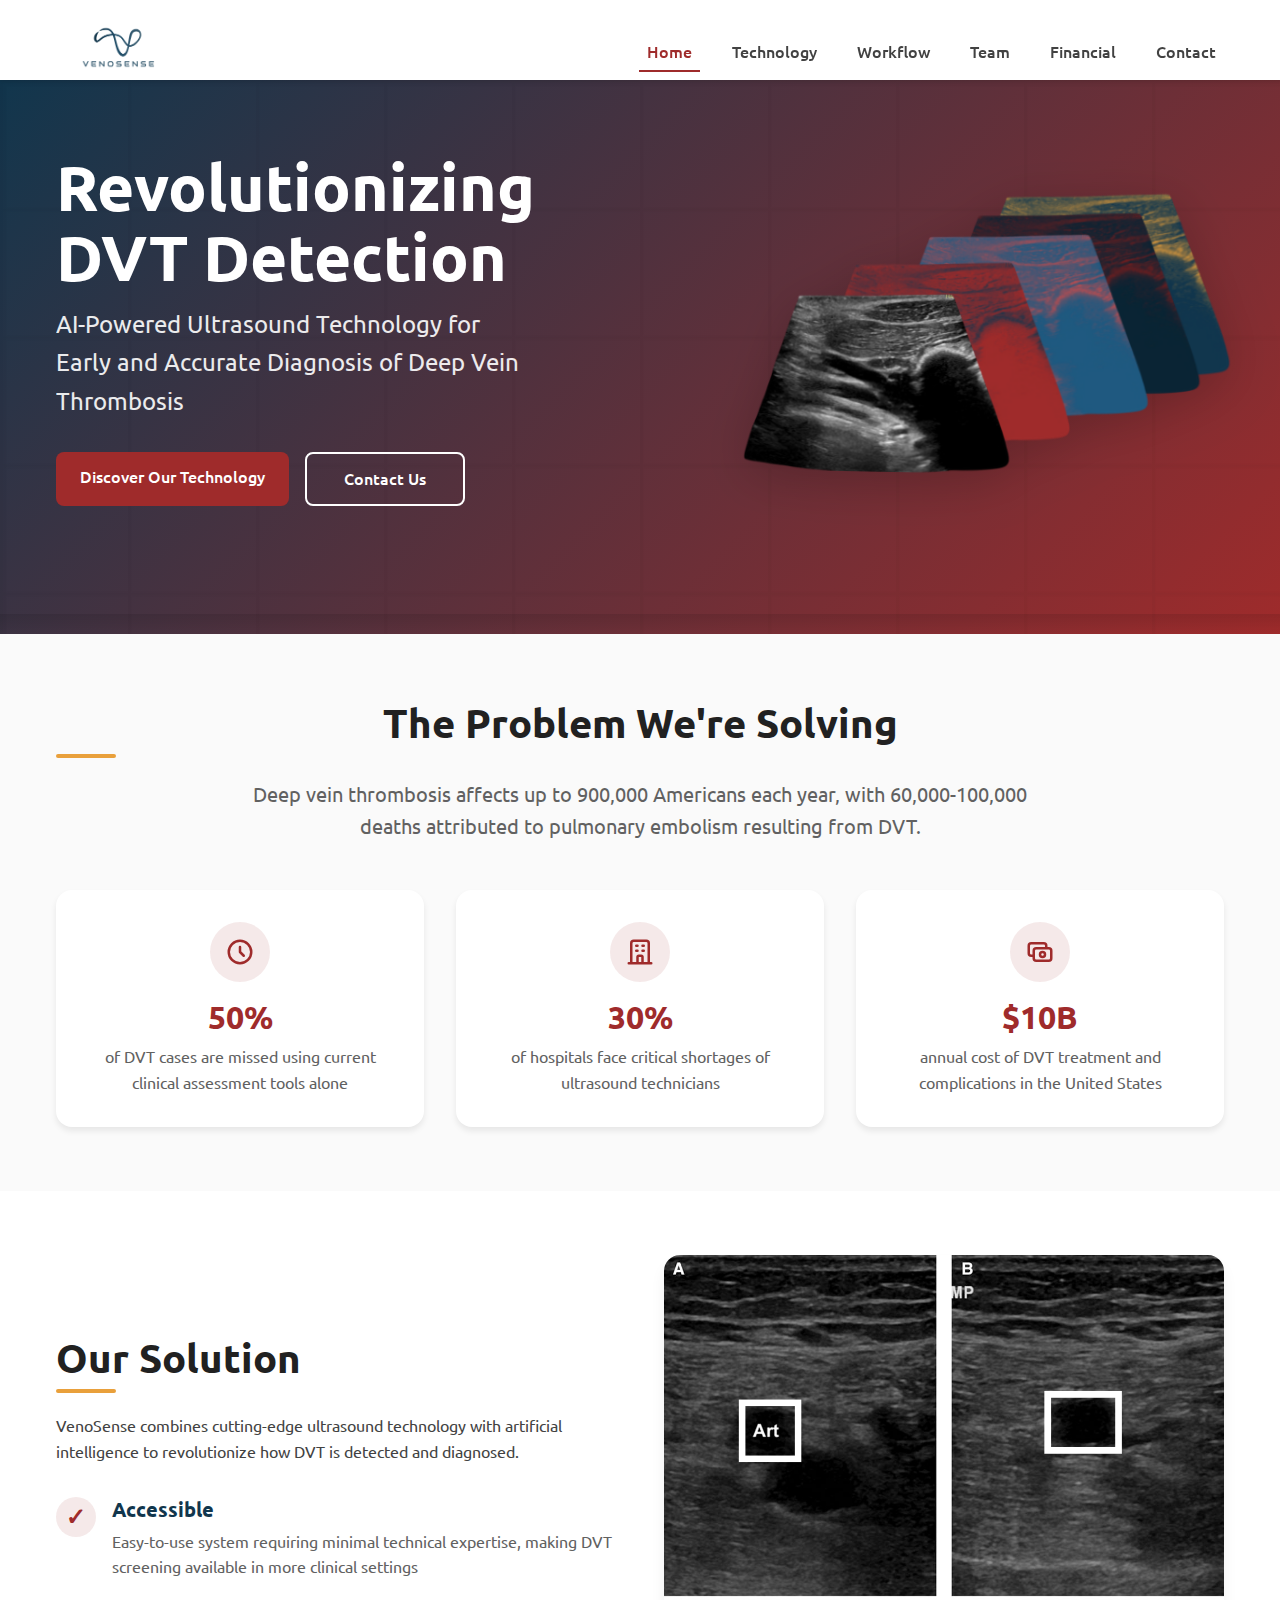
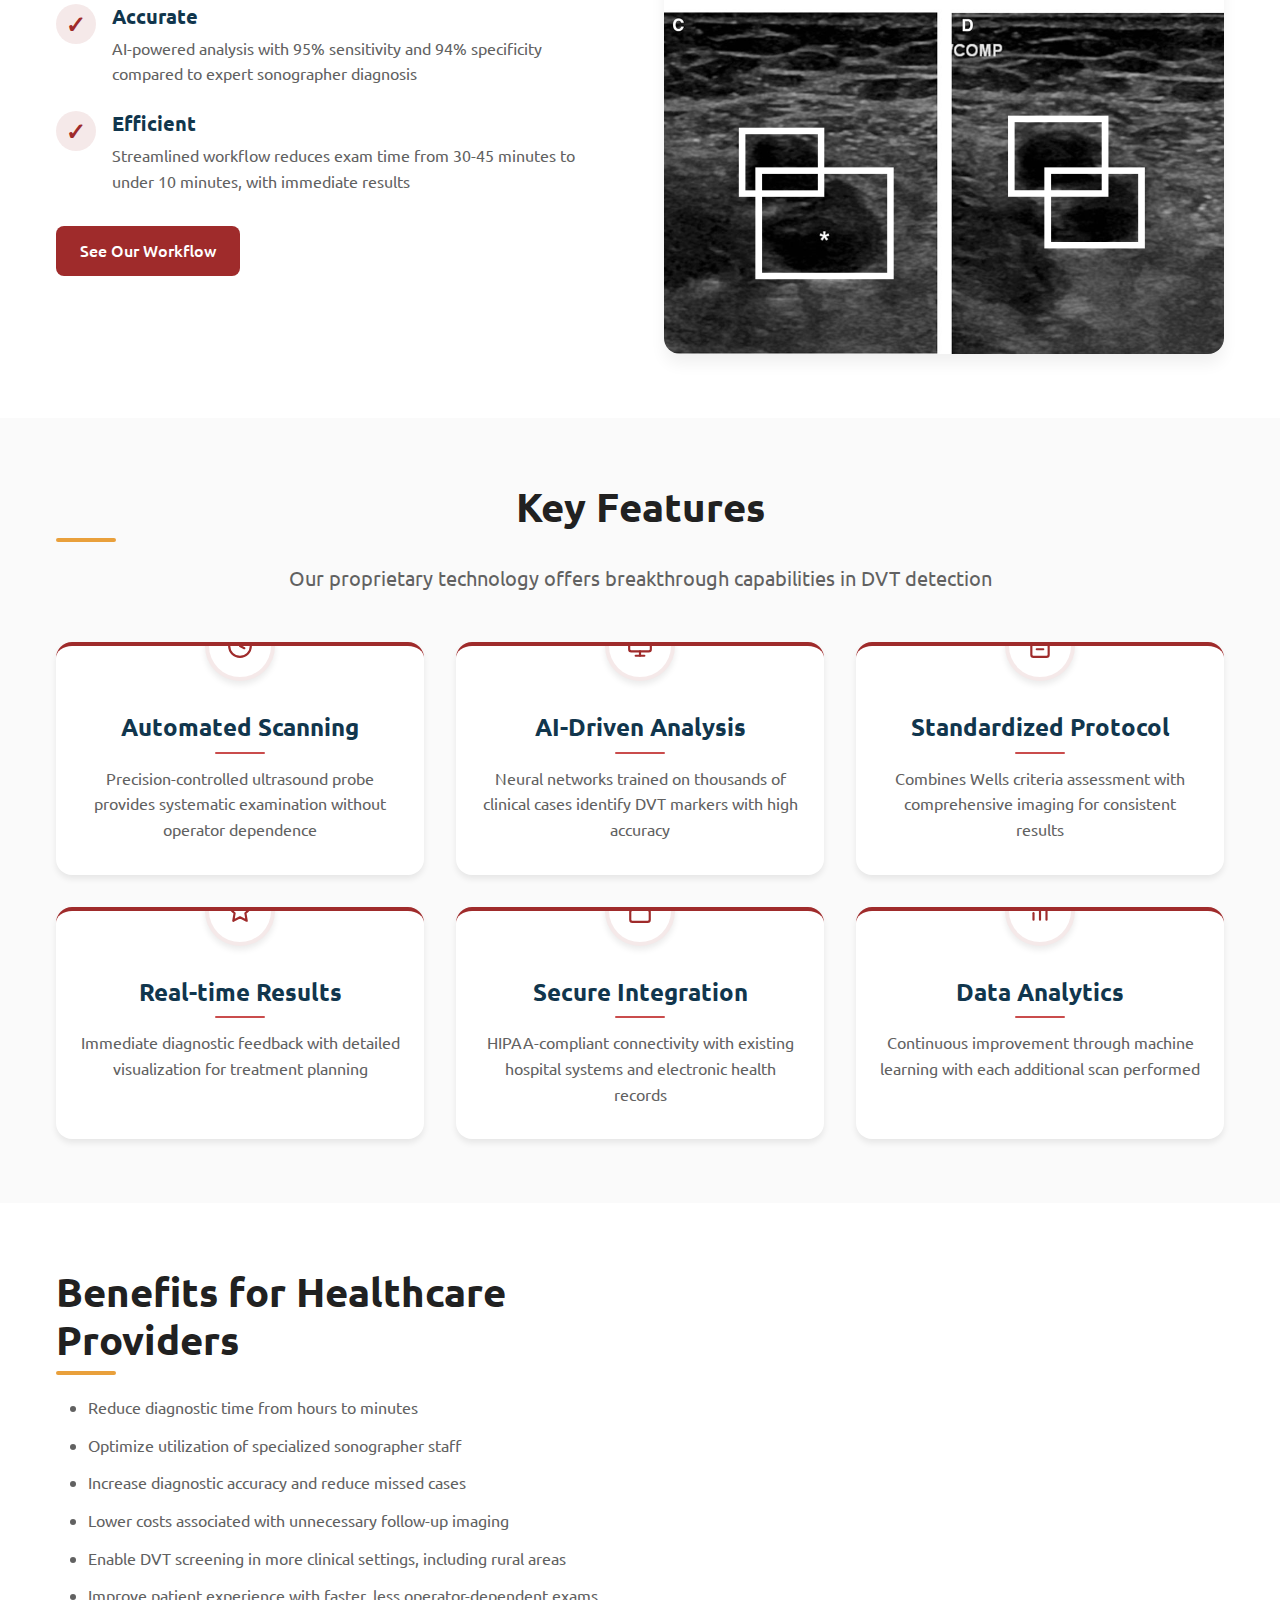
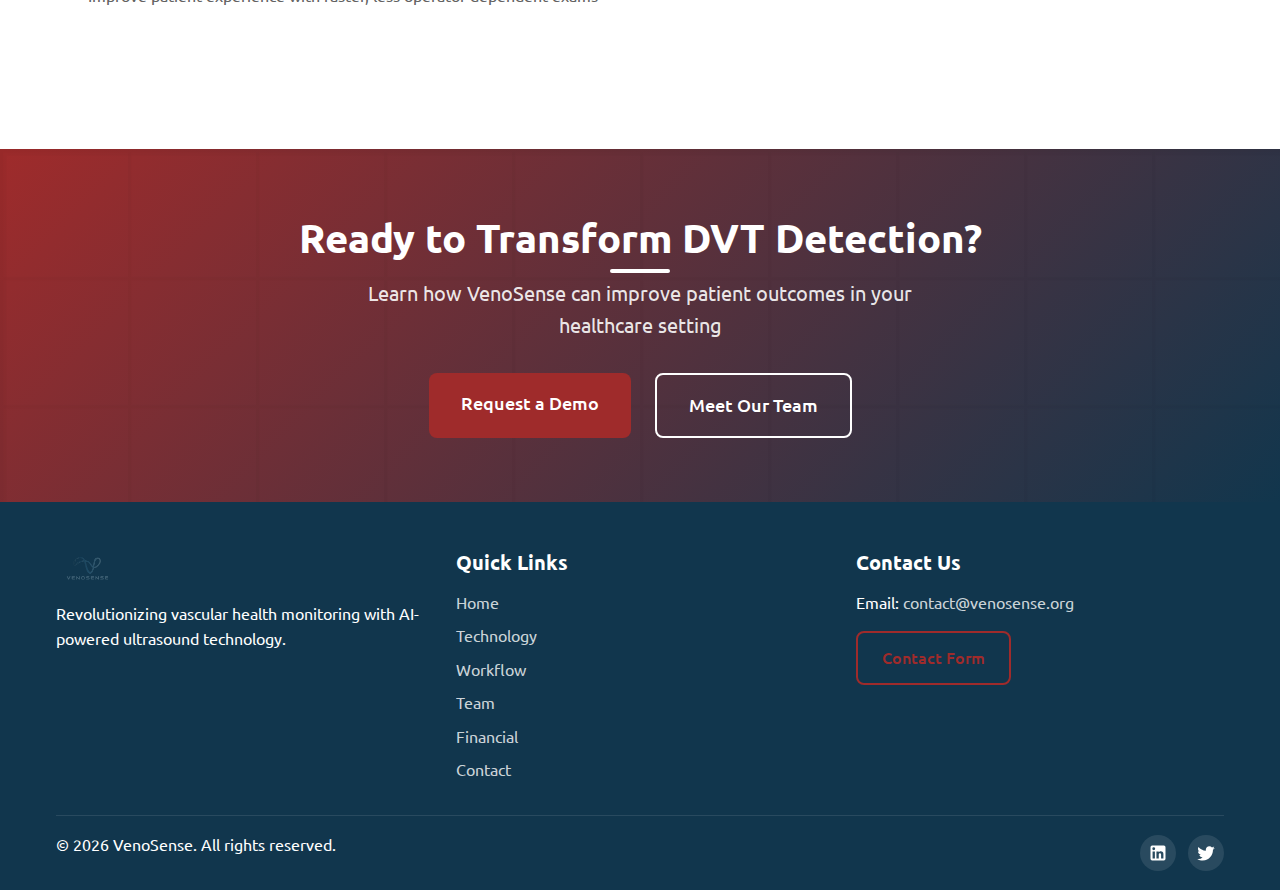
<file: index.html>
<!DOCTYPE html>
<html lang="en">
<head>
    <meta charset="UTF-8">
    <meta name="viewport" content="width=device-width, initial-scale=1.0">
    <title>VenoSense - AI-Powered Deep Vein Thrombosis Detection System</title>
    
    <!-- SEO Meta Tags -->
    <meta name="description" content="VenoSense provides an innovative AI-powered ultrasound solution for early and accurate detection of deep vein thrombosis (DVT).">
    <meta name="keywords" content="VenoSense, DVT detection, deep vein thrombosis, AI ultrasound, medical device, healthcare technology">
    
    <!-- Open Graph / Social Media -->
    <meta property="og:title" content="VenoSense - Revolutionary DVT Detection Technology">
    <meta property="og:description" content="AI-powered ultrasound solution for early detection of deep vein thrombosis.">
    <meta property="og:image" content="assets/images/og-image.jpg">
    <meta property="og:url" content="https://venosense.org">
    
    <!-- Stylesheets - Fixed paths -->
    <link rel="preconnect" href="https://fonts.googleapis.com">
    <link rel="preconnect" href="https://fonts.gstatic.com" crossorigin>
    <link href="https://fonts.googleapis.com/css2?family=Ubuntu:wght@400;500;700&display=swap" rel="stylesheet">
    <link rel="stylesheet" href="./assets/css/styles.css">
    <link rel="stylesheet" href="./assets/css/home.css">
    
    <!-- Critical styles fallback -->
    <style>
        /* Critical path CSS fallback */
        body {
            font-family: 'Ubuntu', sans-serif;
            margin: 0;
            padding: 0;
            line-height: 1.6;
        }
        
        .site-header {
            background-color: #ffffff;
            box-shadow: 0 1px 3px rgba(0, 0, 0, 0.1);
            position: sticky;
            top: 0;
            left: 0;
            right: 0;
            z-index: 100;
            height: 80px;
        }
        
        .site-header__inner {
            display: flex;
            align-items: flex-start;
            justify-content: space-between;
            height: 100%;
            padding-top: 8px;
            max-width: 1200px;
            margin: 0 auto;
            padding-left: 16px;
            padding-right: 16px;
        }
        
        .site-header__logo img {
            height: 60px;
            width: auto;
        }
        
        .container {
            width: 100%;
            max-width: 1200px;
            margin-left: auto;
            margin-right: auto;
            padding-left: 16px;
            padding-right: 16px;
        }
    </style>
    
    <!-- JavaScript files -->
    <script src="./assets/js/main.js" defer></script>
    <script src="./assets/js/verify-styles.js" defer></script>
    
    <!-- Favicon -->
    <link rel="icon" href="./assets/images/favicon.ico">
</head>
<body>
    <!-- Site Header -->
    <header class="site-header">
        <div class="container site-header__inner">
            <a href="index.html" class="site-header__logo">
                <img src="assets/images/Logo.png" alt="VenoSense Logo">
            </a>
            
            <button class="site-header__menu-toggle" id="menu-toggle" aria-label="Toggle Navigation">
                <span></span>
                <span></span>
                <span></span>
            </button>
            
            <nav class="site-nav" id="site-nav">
                <ul class="site-nav__menu">
                    <li><a href="index.html" class="site-nav__link active">Home</a></li>
                    <li><a href="technology.html" class="site-nav__link">Technology</a></li>
                    <li><a href="workflow.html" class="site-nav__link">Workflow</a></li>
                    <li><a href="team.html" class="site-nav__link">Team</a></li>
                    <li><a href="financial.html" class="site-nav__link">Financial</a></li>
                    <li><a href="contact.html" class="site-nav__link">Contact</a></li>
                </ul>
            </nav>
        </div>
    </header>

    <main>
        <!-- Hero Section - Remove wave element -->
        <section class="hero-banner">
            <div class="hero-banner__background">
                <div class="hero-banner__overlay"></div>
            </div>
            <div class="container hero-content-adjusted">
                <div class="hero-banner__content">
                    <h1 class="hero-banner__title">Revolutionizing DVT Detection</h1>
                    <p class="hero-banner__subtitle">AI-Powered Ultrasound Technology for Early and Accurate Diagnosis of Deep Vein Thrombosis</p>
                    <div class="hero-banner__cta">
                        <a href="technology.html" class="btn btn--primary">Discover Our Technology</a>
                        <a href="contact.html" class="btn btn--outline btn--light">Contact Us</a>
                    </div>
                </div>
                <div class="hero-banner__image">
                    <img src="assets/images/dopplertest.png" alt="VenoSense Doppler Test" class="floating-device">
                </div>
            </div>
            <!-- Wave element removed -->
        </section>
        
        <!-- Problem Statement -->
        <section class="section bg-light">
            <div class="container">
                <div class="text-center">
                    <h2>The Problem We're Solving</h2>
                    <p class="section-intro">Deep vein thrombosis affects up to 900,000 Americans each year, with 60,000-100,000 deaths attributed to pulmonary embolism resulting from DVT.</p>
                </div>
                
                <div class="stat-cards">
                    <div class="stat-card">
                        <div class="stat-card__icon">
                            <svg xmlns="http://www.w3.org/2000/svg" fill="none" viewBox="0 0 24 24" stroke="currentColor">
                                <path stroke-linecap="round" stroke-linejoin="round" stroke-width="2" d="M12 8v4l3 3m6-3a9 9 0 11-18 0 9 9 0 0118 0z" />
                            </svg>
                        </div>
                        <h3>50%</h3>
                        <p>of DVT cases are missed using current clinical assessment tools alone</p>
                    </div>
                    <div class="stat-card">
                        <div class="stat-card__icon">
                            <svg xmlns="http://www.w3.org/2000/svg" fill="none" viewBox="0 0 24 24" stroke="currentColor">
                                <path stroke-linecap="round" stroke-linejoin="round" stroke-width="2" d="M19 21V5a2 2 0 00-2-2H7a2 2 0 00-2 2v16m14 0h2m-2 0h-5m-9 0H3m2 0h5M9 7h1m-1 4h1m4-4h1m-1 4h1m-5 10v-5a1 1 0 011-1h2a1 1 0 011 1v5m-4 0h4" />
                            </svg>
                        </div>
                        <h3>30%</h3>
                        <p>of hospitals face critical shortages of ultrasound technicians</p>
                    </div>
                    <div class="stat-card">
                        <div class="stat-card__icon">
                            <svg xmlns="http://www.w3.org/2000/svg" fill="none" viewBox="0 0 24 24" stroke="currentColor">
                                <path stroke-linecap="round" stroke-linejoin="round" stroke-width="2" d="M17 9V7a2 2 0 00-2-2H5a2 2 0 00-2 2v6a2 2 0 002 2h2m2 4h10a2 2 0 002-2v-6a2 2 0 00-2-2H9a2 2 0 00-2 2v6a2 2 0 002 2zm7-5a2 2 0 11-4 0 2 2 0 014 0z" />
                            </svg>
                        </div>
                        <h3>$10B</h3>
                        <p>annual cost of DVT treatment and complications in the United States</p>
                    </div>
                </div>
            </div>
        </section>
        
        <!-- Solution Overview -->
        <section class="section">
            <div class="container">
                <div class="solution-grid">
                    <div class="solution-content">
                        <h2>Our Solution</h2>
                        <p>VenoSense combines cutting-edge ultrasound technology with artificial intelligence to revolutionize how DVT is detected and diagnosed.</p>
                        <ul class="solution-features">
                            <li>
                                <span class="solution-icon">✓</span>
                                <div>
                                    <h3>Accessible</h3>
                                    <p>Easy-to-use system requiring minimal technical expertise, making DVT screening available in more clinical settings</p>
                                </div>
                            </li>
                            <li>
                                <span class="solution-icon">✓</span>
                                <div>
                                    <h3>Accurate</h3>
                                    <p>AI-powered analysis with 95% sensitivity and 94% specificity compared to expert sonographer diagnosis</p>
                                </div>
                            </li>
                            <li>
                                <span class="solution-icon">✓</span>
                                <div>
                                    <h3>Efficient</h3>
                                    <p>Streamlined workflow reduces exam time from 30-45 minutes to under 10 minutes, with immediate results</p>
                                </div>
                            </li>
                        </ul>
                        <div class="solution-cta">
                            <a href="workflow.html" class="btn btn--primary">See Our Workflow</a>
                        </div>
                    </div>
                    <div class="solution-image">
                        <img src="assets/images/dvtwebs.png" alt="VenoSense in Use">
                    </div>
                </div>
            </div>
        </section>
        
        <!-- Features Section - Updated with better icons -->
        <section class="section bg-light">
            <div class="container">
                <div class="text-center">
                    <h2>Key Features</h2>
                    <p class="section-intro">Our proprietary technology offers breakthrough capabilities in DVT detection</p>
                </div>
                
                <div class="modern-features">
                    <div class="feature-card-modern">
                        <div class="feature-card-modern__icon">
                            <!-- Simplified icon for Automated Scanning -->
                            <svg xmlns="http://www.w3.org/2000/svg" viewBox="0 0 24 24" fill="none" stroke="currentColor" stroke-width="2" stroke-linecap="round" stroke-linejoin="round">
                                <circle cx="12" cy="12" r="10"></circle>
                                <polyline points="12 6 12 12 16 14"></polyline>
                            </svg>
                        </div>
                        <div class="feature-card-modern__content">
                            <h3>Automated Scanning</h3>
                            <p>Precision-controlled ultrasound probe provides systematic examination without operator dependence</p>
                        </div>
                    </div>
                    
                    <div class="feature-card-modern">
                        <div class="feature-card-modern__icon">
                            <!-- Simplified icon for AI-Driven Analysis -->
                            <svg xmlns="http://www.w3.org/2000/svg" viewBox="0 0 24 24" fill="none" stroke="currentColor" stroke-width="2" stroke-linecap="round" stroke-linejoin="round">
                                <rect x="2" y="3" width="20" height="14" rx="2" ry="2"></rect>
                                <line x1="8" y1="21" x2="16" y2="21"></line>
                                <line x1="12" y1="17" x2="12" y2="21"></line>
                            </svg>
                        </div>
                        <div class="feature-card-modern__content">
                            <h3>AI-Driven Analysis</h3>
                            <p>Neural networks trained on thousands of clinical cases identify DVT markers with high accuracy</p>
                        </div>
                    </div>
                    
                    <div class="feature-card-modern">
                        <div class="feature-card-modern__icon">
                            <!-- Simplified icon for Standardized Protocol -->
                            <svg xmlns="http://www.w3.org/2000/svg" viewBox="0 0 24 24" fill="none" stroke="currentColor" stroke-width="2" stroke-linecap="round" stroke-linejoin="round">
                                <path d="M14 2H6a2 2 0 0 0-2 2v16a2 2 0 0 0 2 2h12a2 2 0 0 0 2-2V8z"></path>
                                <polyline points="14 2 14 8 20 8"></polyline>
                                <line x1="9" y1="15" x2="15" y2="15"></line>
                                <line x1="9" y1="11" x2="15" y2="11"></line>
                            </svg>
                        </div>
                        <div class="feature-card-modern__content">
                            <h3>Standardized Protocol</h3>
                            <p>Combines Wells criteria assessment with comprehensive imaging for consistent results</p>
                        </div>
                    </div>
                    
                    <div class="feature-card-modern">
                        <div class="feature-card-modern__icon">
                            <!-- Simplified icon for Real-time Results -->
                            <svg xmlns="http://www.w3.org/2000/svg" viewBox="0 0 24 24" fill="none" stroke="currentColor" stroke-width="2" stroke-linecap="round" stroke-linejoin="round">
                                <polygon points="12 2 15.09 8.26 22 9.27 17 14.14 18.18 21.02 12 17.77 5.82 21.02 7 14.14 2 9.27 8.91 8.26 12 2"></polygon>
                            </svg>
                        </div>
                        <div class="feature-card-modern__content">
                            <h3>Real-time Results</h3>
                            <p>Immediate diagnostic feedback with detailed visualization for treatment planning</p>
                        </div>
                    </div>
                    
                    <div class="feature-card-modern">
                        <div class="feature-card-modern__icon">
                            <!-- Simplified icon for Secure Integration -->
                            <svg xmlns="http://www.w3.org/2000/svg" viewBox="0 0 24 24" fill="none" stroke="currentColor" stroke-width="2" stroke-linecap="round" stroke-linejoin="round">
                                <rect x="3" y="11" width="18" height="11" rx="2" ry="2"></rect>
                                <path d="M7 11V7a5 5 0 0 1 10 0v4"></path>
                            </svg>
                        </div>
                        <div class="feature-card-modern__content">
                            <h3>Secure Integration</h3>
                            <p>HIPAA-compliant connectivity with existing hospital systems and electronic health records</p>
                        </div>
                    </div>
                    
                    <div class="feature-card-modern">
                        <div class="feature-card-modern__icon">
                            <!-- Simplified icon for Data Analytics -->
                            <svg xmlns="http://www.w3.org/2000/svg" viewBox="0 0 24 24" fill="none" stroke="currentColor" stroke-width="2" stroke-linecap="round" stroke-linejoin="round">
                                <line x1="18" y1="20" x2="18" y2="10"></line>
                                <line x1="12" y1="20" x2="12" y2="4"></line>
                                <line x1="6" y1="20" x2="6" y2="14"></line>
                            </svg>
                        </div>
                        <div class="feature-card-modern__content">
                            <h3>Data Analytics</h3>
                            <p>Continuous improvement through machine learning with each additional scan performed</p>
                        </div>
                    </div>
                </div>
            </div>
        </section>
        
        <!-- Benefits Section -->
        <section class="section">
            <div class="container">
            <div class="benefits-grid">
                <div class="benefits-content">
                <h2>Benefits for Healthcare Providers</h2>
                <ul class="benefits-list">
                    <li>Reduce diagnostic time from hours to minutes</li>
                    <li>Optimize utilization of specialized sonographer staff</li>
                    <li>Increase diagnostic accuracy and reduce missed cases</li>
                    <li>Lower costs associated with unnecessary follow-up imaging</li>
                    <li>Enable DVT screening in more clinical settings, including rural areas</li>
                    <li>Improve patient experience with faster, less operator-dependent exams</li>
                </ul>
            </div>
        </div>
    </div>
</section>
        </section>
        
        <!-- Enhanced CTA Section - Removed wave for rectangular design -->
        <section class="enhanced-cta-section">
            <div class="enhanced-cta-section__overlay"></div>
            <div class="container">
                <div class="enhanced-cta-content">
                    <h2>Ready to Transform DVT Detection?</h2>
                    <p>Learn how VenoSense can improve patient outcomes in your healthcare setting</p>
                    <div class="enhanced-cta-buttons">
                        <a href="contact.html" class="btn btn--primary btn--lg">Request a Demo</a>
                        <a href="team.html" class="btn btn--outline btn--light btn--lg">Meet Our Team</a>
                    </div>
                </div>
            </div>
        </section>
    </main>
    
    <!-- Site Footer -->
    <footer class="site-footer">
        <div class="container">
            <div class="site-footer__grid">
                <div class="site-footer__brand">
                    <img src="assets/images/Logo.png" alt="VenoSense Logo" class="site-footer__logo">
                    <p>Revolutionizing vascular health monitoring with AI-powered ultrasound technology.</p>
                </div>
                
                <div class="site-footer__nav">
                    <h3>Quick Links</h3>
                    <ul class="site-footer__menu">
                        <li><a href="index.html" class="site-footer__link">Home</a></li>
                        <li><a href="technology.html" class="site-footer__link">Technology</a></li>
                        <li><a href="workflow.html" class="site-footer__link">Workflow</a></li>
                        <li><a href="team.html" class="site-footer__link">Team</a></li>
                        <li><a href="financial.html" class="site-footer__link">Financial</a></li>
                        <li><a href="contact.html" class="site-footer__link">Contact</a></li>
                    </ul>
                </div>
                
                <div class="site-footer__contact">
                    <h3>Contact Us</h3>
                    <p>Email: <a href="mailto:contact@venosense.org" class="site-footer__link">contact@venosense.org</a></p>
                    <a href="contact.html" class="btn btn--outline">Contact Form</a>
                </div>
            </div>
            
            <div class="site-footer__bottom">
                <p>&copy; <span id="current-year">2023</span> VenoSense. All rights reserved.</p>
                
                <div class="site-footer__social">
                    <a href="https://www.linkedin.com/company/veno-sense/" target="_blank" rel="noopener" aria-label="LinkedIn" class="social-icon">
                        <svg width="20" height="20" fill="currentColor" viewBox="0 0 24 24">
                            <path d="M19 3a2 2 0 0 1 2 2v14a2 2 0 0 1-2 2H5a2 2 0 0 1-2-2V5a2 2 0 0 1 2-2h14m-.5 15.5v-5.3a3.26 3.26 0 0 0-3.26-3.26c-.85 0-1.84.52-2.32 1.3v-1.11h-2.79v8.37h2.79v-4.93c0-.77.62-1.4 1.39-1.4a1.4 1.4 0 0 1 1.4 1.4v4.93h2.79M6.88 8.56a1.68 1.68 0 0 0 1.68-1.68c0-.93-.75-1.69-1.68-1.69a1.69 1.69 0 0 0-1.69 1.69c0 .93.76 1.68 1.69 1.68m1.39 9.94v-8.37H5.5v8.37h2.77z"/>
                        </svg>
                    </a>
                    <a href="#" aria-label="Twitter" class="social-icon">
                        <svg width="20" height="20" fill="currentColor" viewBox="0 0 24 24">
                            <path d="M22.46 6c-.77.35-1.6.58-2.46.69.88-.53 1.56-1.37 1.88-2.38-.83.5-1.75.85-2.72 1.05C18.37 4.5 17.26 4 16 4c-2.35 0-4.27 1.92-4.27 4.29 0 .34.04.67.11.98C8.28 9.09 5.11 7.38 3 4.79c-.37.63-.58 1.37-.58 2.15 0 1.49.75 2.81 1.91 3.56-.71 0-1.37-.2-1.95-.5v.03c0 2.08 1.48 3.82 3.44 4.21a4.22 4.22 0 0 1-1.93.07 4.28 4.28 0 0 0 4 2.98 8.521 8.521 0 0 1-5.33 1.84c-.34 0-.68-.02-1.02-.06C3.44 20.29 5.7 21 8.12 21 16 21 20.33 14.46 20.33 8.79c0-.19 0-.37-.01-.56.84-.6 1.56-1.36 2.14-2.23z"/>
                        </svg>
                    </a>
                </div>
            </div>
        </div>
    </footer>
    
    <script>
        // Update copyright year
        document.getElementById('current-year').textContent = new Date().getFullYear();
    </script>
</body>
</html>
</file>
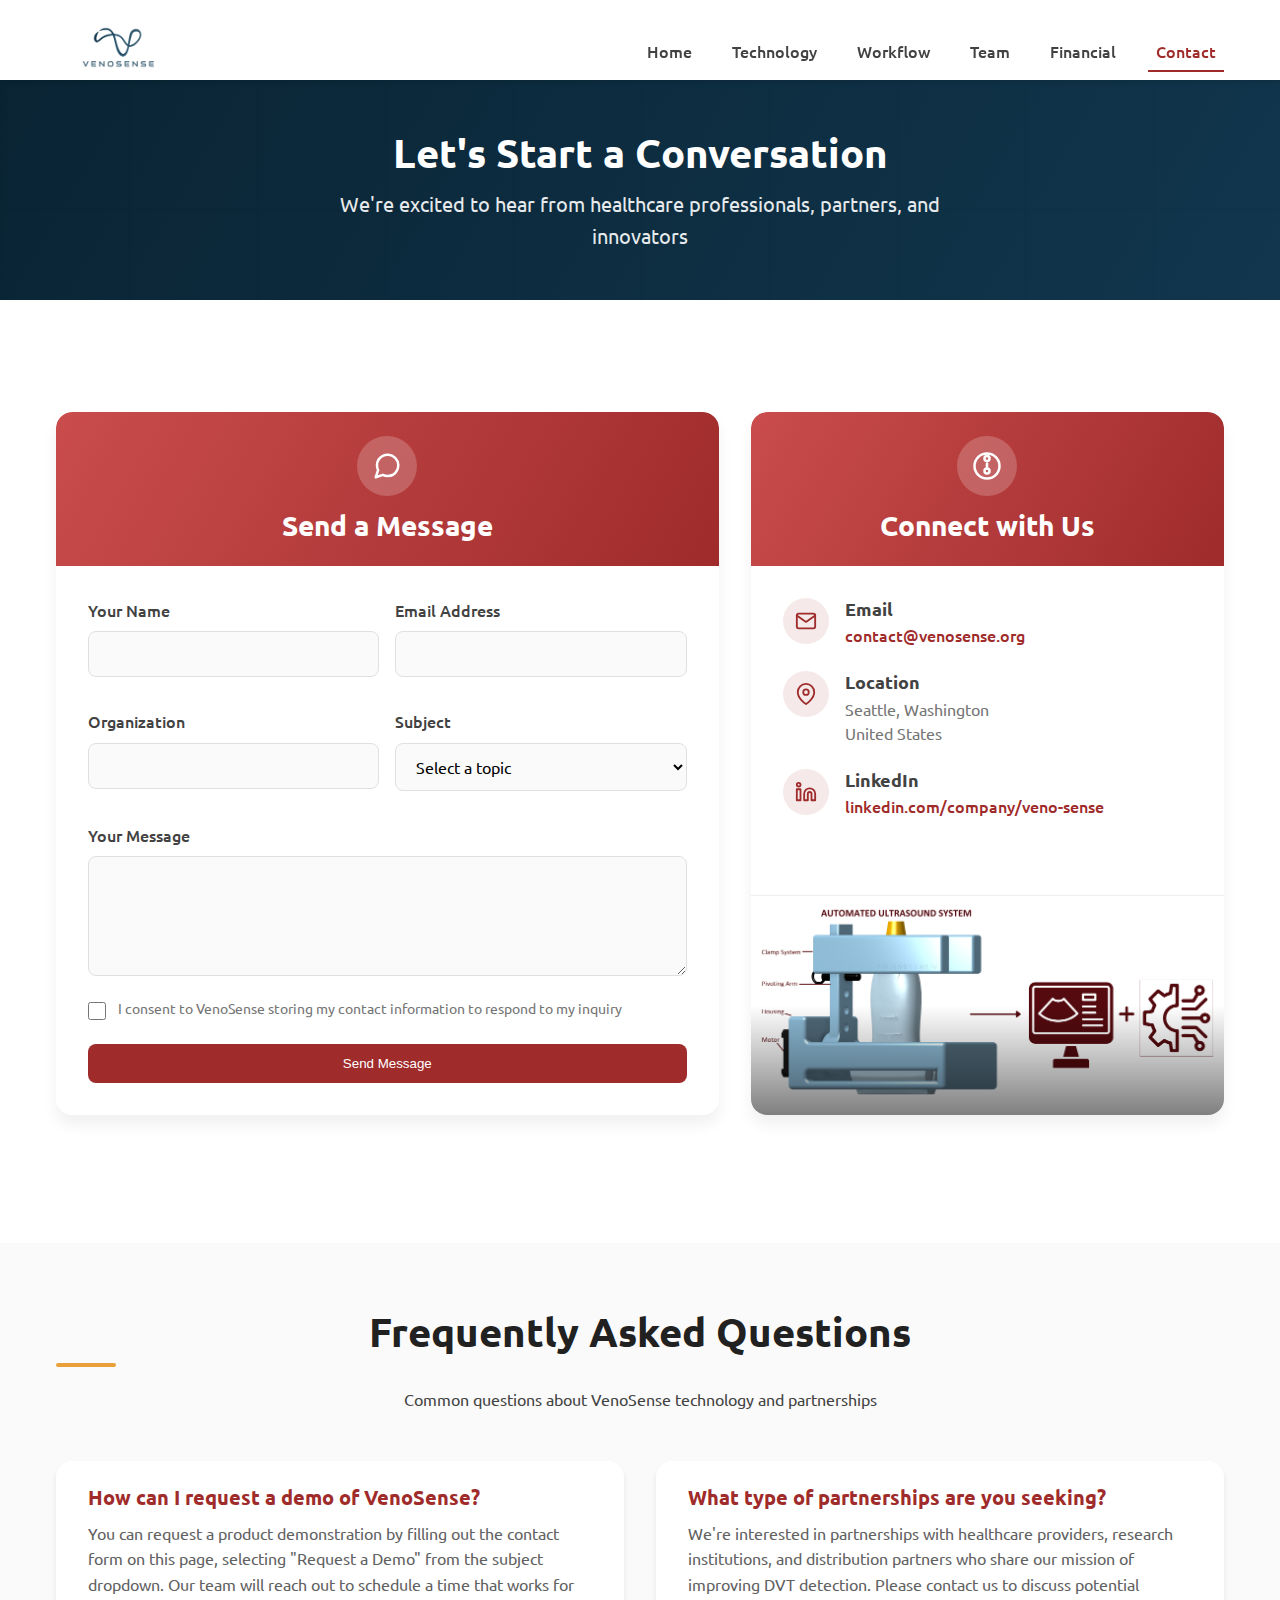
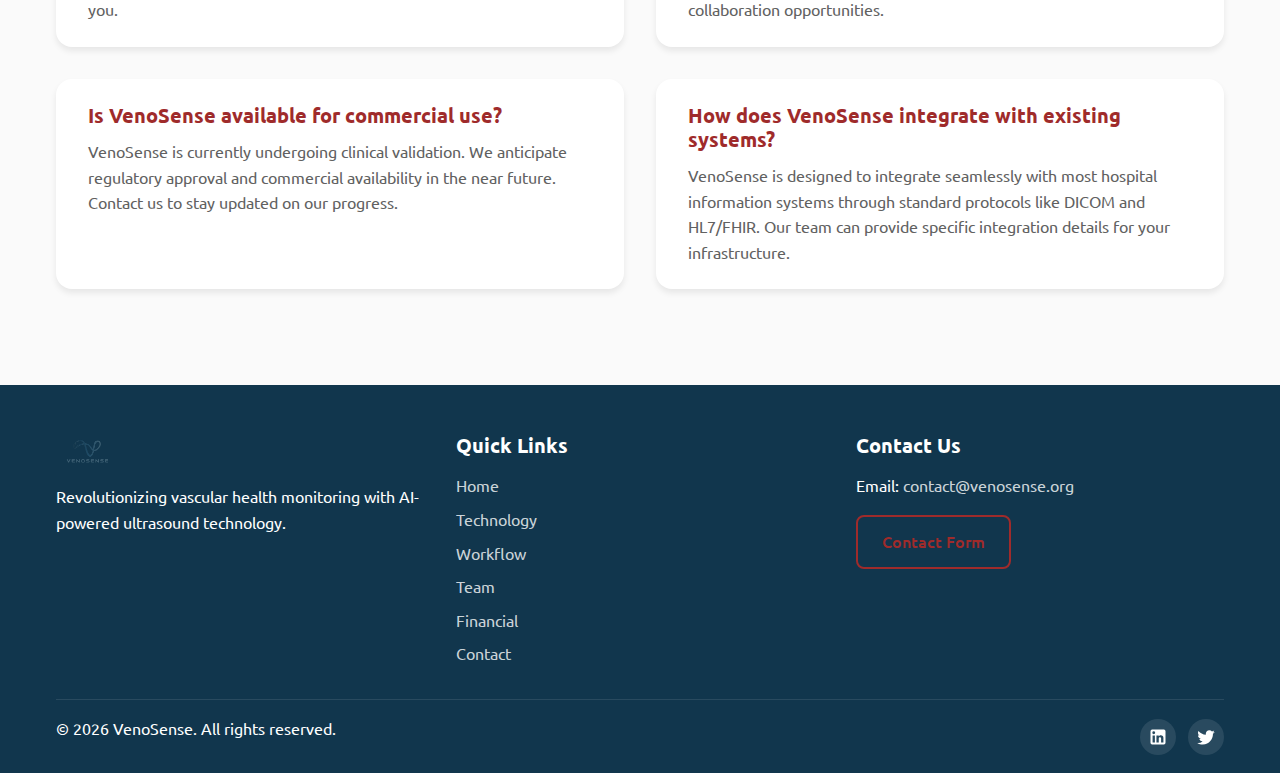
<file: contact.html>
<!DOCTYPE html>
<html lang="en">
<head>
    <meta charset="UTF-8">
    <meta name="viewport" content="width=device-width, initial-scale=1.0">
    <title>Contact VenoSense - Get in Touch with Our Team</title>
    
    <!-- SEO Meta Tags -->
    <meta name="description" content="Contact the VenoSense team to learn more about our AI-powered DVT detection technology or discuss partnership opportunities.">
    <meta name="keywords" content="VenoSense contact, DVT detection contact, healthcare technology partnership">
    
    <!-- Open Graph / Social Media -->
    <meta property="og:title" content="Contact VenoSense">
    <meta property="og:description" content="Get in touch with our team to learn more about VenoSense DVT detection technology.">
    <meta property="og:image" content="assets/images/og-image.jpg">
    <meta property="og:url" content="https://venosense.org/contact">
    
    <!-- Stylesheets - Fixed paths -->
    <link rel="preconnect" href="https://fonts.googleapis.com">
    <link rel="preconnect" href="https://fonts.gstatic.com" crossorigin>
    <link href="https://fonts.googleapis.com/css2?family=Ubuntu:wght@400;500;700&display=swap" rel="stylesheet">
    <link rel="stylesheet" href="./assets/css/styles.css">
    <link rel="stylesheet" href="./assets/css/contact.css">
    
    <!-- JavaScript files -->
    <script src="./assets/js/main.js" defer></script>
    
    <!-- Favicon -->
    <link rel="icon" href="./assets/images/favicon.ico">
</head>
<body>
    <!-- Site Header -->
    <header class="site-header">
        <div class="container site-header__inner">
            <a href="index.html" class="site-header__logo">
                <img src="assets/images/Logo.png" alt="VenoSense Logo">
            </a>
            
            <button class="site-header__menu-toggle" id="menu-toggle" aria-label="Toggle Navigation">
                <span></span>
                <span></span>
                <span></span>
            </button>
            
            <nav class="site-nav" id="site-nav">
                <ul class="site-nav__menu">
                    <li><a href="index.html" class="site-nav__link">Home</a></li>
                    <li><a href="technology.html" class="site-nav__link">Technology</a></li>
                    <li><a href="workflow.html" class="site-nav__link">Workflow</a></li>
                    <li><a href="team.html" class="site-nav__link">Team</a></li>
                    <li><a href="financial.html" class="site-nav__link">Financial</a></li>
                    <li><a href="contact.html" class="site-nav__link active">Contact</a></li>
                </ul>
            </nav>
        </div>
    </header>

    <main>
        <!-- Page Header - Updated for a more minimalist design -->
        <section class="page-header contact-header">
            <div class="container page-header__content">
                <h1>Let's Start a Conversation</h1>
                <p>We're excited to hear from healthcare professionals, partners, and innovators</p>
            </div>
        </section>
        
        <!-- Contact Section - Completely redesigned for modern look -->
        <section class="section contact-section">
            <div class="container">
                <div class="contact-cards">
                    <!-- Card 1: Contact Form -->
                    <div class="contact-card">
                        <div class="contact-card__header">
                            <div class="contact-card__icon">
                                <svg xmlns="http://www.w3.org/2000/svg" viewBox="0 0 24 24" fill="none" stroke="currentColor" stroke-width="2" stroke-linecap="round" stroke-linejoin="round">
                                    <path d="M21 11.5a8.38 8.38 0 0 1-.9 3.8 8.5 8.5 0 0 1-7.6 4.7 8.38 8.38 0 0 1-3.8-.9L3 21l1.9-5.7a8.38 8.38 0 0 1-.9-3.8 8.5 8.5 0 0 1 4.7-7.6 8.38 8.38 0 0 1 3.8-.9h.5a8.48 8.48 0 0 1 8 8v.5z"></path>
                                </svg>
                            </div>
                            <h2>Send a Message</h2>
                        </div>
                        <form id="contact-form" class="contact-form">
                            <div class="form-row">
                                <div class="form-group">
                                    <label for="name">Your Name</label>
                                    <input type="text" id="name" name="name" required class="form-control">
                                </div>
                                <div class="form-group">
                                    <label for="email">Email Address</label>
                                    <input type="email" id="email" name="email" required class="form-control">
                                </div>
                            </div>
                            
                            <div class="form-row">
                                <div class="form-group">
                                    <label for="organization">Organization</label>
                                    <input type="text" id="organization" name="organization" class="form-control">
                                </div>
                                <div class="form-group">
                                    <label for="subject">Subject</label>
                                    <select id="subject" name="subject" required class="form-control">
                                        <option value="" disabled selected>Select a topic</option>
                                        <option value="general">General Inquiry</option>
                                        <option value="demo">Request a Demo</option>
                                        <option value="partnership">Partnership Opportunity</option>
                                        <option value="support">Technical Support</option>
                                    </select>
                                </div>
                            </div>
                            
                            <div class="form-group">
                                <label for="message">Your Message</label>
                                <textarea id="message" name="message" rows="4" required class="form-control"></textarea>
                            </div>
                            
                            <div class="form-checkbox">
                                <input type="checkbox" id="consent" name="consent" required>
                                <label for="consent">I consent to VenoSense storing my contact information to respond to my inquiry</label>
                            </div>
                            
                            <button type="submit" class="btn btn--primary btn--full">Send Message</button>
                        </form>
                    </div>
                    
                    <!-- Card 2: Contact Information -->
                    <div class="contact-card">
                        <div class="contact-card__header">
                            <div class="contact-card__icon">
                                <svg xmlns="http://www.w3.org/2000/svg" viewBox="0 0 24 24" fill="none" stroke="currentColor" stroke-width="2" stroke-linecap="round" stroke-linejoin="round">
                                    <circle cx="12" cy="12" r="10"></circle>
                                    <path d="M12 8a2 2 0 1 0 0-4 2 2 0 0 0 0 4z"></path>
                                    <path d="M12 14a2 2 0 1 0 0 4 2 2 0 0 0 0-4z"></path>
                                    <line x1="12" y1="10" x2="12" y2="14"></line>
                                </svg>
                            </div>
                            <h2>Connect with Us</h2>
                        </div>
                        
                        <div class="contact-methods">
                            <div class="contact-method">
                                <div class="contact-method__icon">
                                    <svg xmlns="http://www.w3.org/2000/svg" viewBox="0 0 24 24" fill="none" stroke="currentColor" stroke-width="2" stroke-linecap="round" stroke-linejoin="round">
                                        <path d="M4 4h16c1.1 0 2 .9 2 2v12c0 1.1-.9 2-2 2H4c-1.1 0-2-.9-2-2V6c0-1.1.9-2 2-2z"></path>
                                        <polyline points="22,6 12,13 2,6"></polyline>
                                    </svg>
                                </div>
                                <div class="contact-method__content">
                                    <h3>Email</h3>
                                    <p><a href="mailto:contact@venosense.org" class="contact-link">contact@venosense.org</a></p>
                                </div>
                            </div>
                            
                            <div class="contact-method">
                                <div class="contact-method__icon">
                                    <svg xmlns="http://www.w3.org/2000/svg" viewBox="0 0 24 24" fill="none" stroke="currentColor" stroke-width="2" stroke-linecap="round" stroke-linejoin="round">
                                        <path d="M21 10c0 7-9 13-9 13s-9-6-9-13a9 9 0 0 1 18 0z"></path>
                                        <circle cx="12" cy="10" r="3"></circle>
                                    </svg>
                                </div>
                                <div class="contact-method__content">
                                    <h3>Location</h3>
                                    <p>Seattle, Washington<br>United States</p>
                                </div>
                            </div>
                            
                            <div class="contact-method">
                                <div class="contact-method__icon">
                                    <svg xmlns="http://www.w3.org/2000/svg" viewBox="0 0 24 24" fill="none" stroke="currentColor" stroke-width="2" stroke-linecap="round" stroke-linejoin="round">
                                        <path d="M16 8a6 6 0 0 1 6 6v7h-4v-7a2 2 0 0 0-2-2 2 2 0 0 0-2 2v7h-4v-7a6 6 0 0 1 6-6z"></path>
                                        <rect x="2" y="9" width="4" height="12"></rect>
                                        <circle cx="4" cy="4" r="2"></circle>
                                    </svg>
                                </div>
                                <div class="contact-method__content">
                                    <h3>LinkedIn</h3>
                                    <p><a href="https://www.linkedin.com/company/veno-sense/" target="_blank" rel="noopener" class="contact-link">linkedin.com/company/veno-sense</a></p>
                                </div>
                            </div>
                        </div>
                        
                        <div class="contact-image">
                            <img src="assets/images/Hardware Overview.png" alt="VenoSense Device" class="hardware-image">
                            <div class="contact-image__overlay"></div>
                        </div>
                    </div>
                </div>
            </div>
        </section>
        
        <!-- FAQ Section - New addition -->
        <section class="section bg-light faq-section">
            <div class="container">
                <h2 class="text-center">Frequently Asked Questions</h2>
                <p class="text-center section-intro">Common questions about VenoSense technology and partnerships</p>
                
                <div class="faq-grid">
                    <div class="faq-item">
                        <h3>How can I request a demo of VenoSense?</h3>
                        <p>You can request a product demonstration by filling out the contact form on this page, selecting "Request a Demo" from the subject dropdown. Our team will reach out to schedule a time that works for you.</p>
                    </div>
                    
                    <div class="faq-item">
                        <h3>What type of partnerships are you seeking?</h3>
                        <p>We're interested in partnerships with healthcare providers, research institutions, and distribution partners who share our mission of improving DVT detection. Please contact us to discuss potential collaboration opportunities.</p>
                    </div>
                    
                    <div class="faq-item">
                        <h3>Is VenoSense available for commercial use?</h3>
                        <p>VenoSense is currently undergoing clinical validation. We anticipate regulatory approval and commercial availability in the near future. Contact us to stay updated on our progress.</p>
                    </div>
                    
                    <div class="faq-item">
                        <h3>How does VenoSense integrate with existing systems?</h3>
                        <p>VenoSense is designed to integrate seamlessly with most hospital information systems through standard protocols like DICOM and HL7/FHIR. Our team can provide specific integration details for your infrastructure.</p>
                    </div>
                </div>
            </div>
        </section>
    </main>
    
    <!-- Site Footer -->
    <footer class="site-footer">
        <div class="container">
            <div class="site-footer__grid">
                <div class="site-footer__brand">
                    <img src="assets/images/Logo.png" alt="VenoSense Logo" class="site-footer__logo">
                    <p>Revolutionizing vascular health monitoring with AI-powered ultrasound technology.</p>
                </div>
                
                <div class="site-footer__nav">
                    <h3>Quick Links</h3>
                    <ul class="site-footer__menu">
                        <li><a href="index.html" class="site-footer__link">Home</a></li>
                        <li><a href="technology.html" class="site-footer__link">Technology</a></li>
                        <li><a href="workflow.html" class="site-footer__link">Workflow</a></li>
                        <li><a href="team.html" class="site-footer__link">Team</a></li>
                        <li><a href="financial.html" class="site-footer__link">Financial</a></li>
                        <li><a href="contact.html" class="site-footer__link">Contact</a></li>
                    </ul>
                </div>
                
                <div class="site-footer__contact">
                    <h3>Contact Us</h3>
                    <p>Email: <a href="mailto:contact@venosense.org" class="site-footer__link">contact@venosense.org</a></p>
                    <a href="contact.html" class="btn btn--outline">Contact Form</a>
                </div>
            </div>
            
            <div class="site-footer__bottom">
                <p>&copy; <span id="current-year">2023</span> VenoSense. All rights reserved.</p>
                
                <div class="site-footer__social">
                    <a href="https://www.linkedin.com/company/veno-sense/" target="_blank" rel="noopener" aria-label="LinkedIn" class="social-icon">
                        <svg width="20" height="20" fill="currentColor" viewBox="0 0 24 24">
                            <path d="M19 3a2 2 0 0 1 2 2v14a2 2 0 0 1-2 2H5a2 2 0 0 1-2-2V5a2 2 0 0 1 2-2h14m-.5 15.5v-5.3a3.26 3.26 0 0 0-3.26-3.26c-.85 0-1.84.52-2.32 1.3v-1.11h-2.79v8.37h2.79v-4.93c0-.77.62-1.4 1.39-1.4a1.4 1.4 0 0 1 1.4 1.4v4.93h2.79M6.88 8.56a1.68 1.68 0 0 0 1.68-1.68c0-.93-.75-1.69-1.68-1.69a1.69 1.69 0 0 0-1.69 1.69c0 .93.76 1.68 1.69 1.68m1.39 9.94v-8.37H5.5v8.37h2.77z"/>
                        </svg>
                    </a>
                    <a href="#" aria-label="Twitter" class="social-icon">
                        <svg width="20" height="20" fill="currentColor" viewBox="0 0 24 24">
                            <path d="M22.46 6c-.77.35-1.6.58-2.46.69.88-.53 1.56-1.37 1.88-2.38-.83.5-1.75.85-2.72 1.05C18.37 4.5 17.26 4 16 4c-2.35 0-4.27 1.92-4.27 4.29 0 .34.04.67.11.98C8.28 9.09 5.11 7.38 3 4.79c-.37.63-.58 1.37-.58 2.15 0 1.49.75 2.81 1.91 3.56-.71 0-1.37-.2-1.95-.5v.03c0 2.08 1.48 3.82 3.44 4.21a4.22 4.22 0 0 1-1.93.07 4.28 4.28 0 0 0 4 2.98 8.521 8.521 0 0 1-5.33 1.84c-.34 0-.68-.02-1.02-.06C3.44 20.29 5.7 21 8.12 21 16 21 20.33 14.46 20.33 8.79c0-.19 0-.37-.01-.56.84-.6 1.56-1.36 2.14-2.23z"/>
                        </svg>
                    </a>
                </div>
            </div>
        </div>
    </footer>
    
    <script>
        // Form submission handler
        document.getElementById('contact-form').addEventListener('submit', function(e) {
            e.preventDefault();
            
            // Show success message (in a real implementation, you would send the data to a server here)
            const formData = new FormData(this);
            
            // Create success message element
            const successMessage = document.createElement('div');
            successMessage.className = 'form-success';
            successMessage.innerHTML = `
                <div class="form-success__icon">✓</div>
                <h3>Message Sent Successfully</h3>
                <p>Thank you for reaching out! We'll get back to you shortly.</p>
            `;
            
            // Replace form with success message
            this.classList.add('fade-out');
            
            setTimeout(() => {
                this.parentNode.replaceChild(successMessage, this);
                successMessage.classList.add('fade-in');
            }, 300);
        });
        
        // Update copyright year
        document.getElementById('current-year').textContent = new Date().getFullYear();
        
        // Mobile menu toggle - Remove this duplicate code as it's already in main.js
        /*
        const menuToggle = document.getElementById('menu-toggle');
        const siteNav = document.getElementById('site-nav');
        
        menuToggle.addEventListener('click', function() {
            menuToggle.classList.toggle('open');
            siteNav.classList.toggle('show');
        });
        */
    </script>
</body>
</html>
</file>
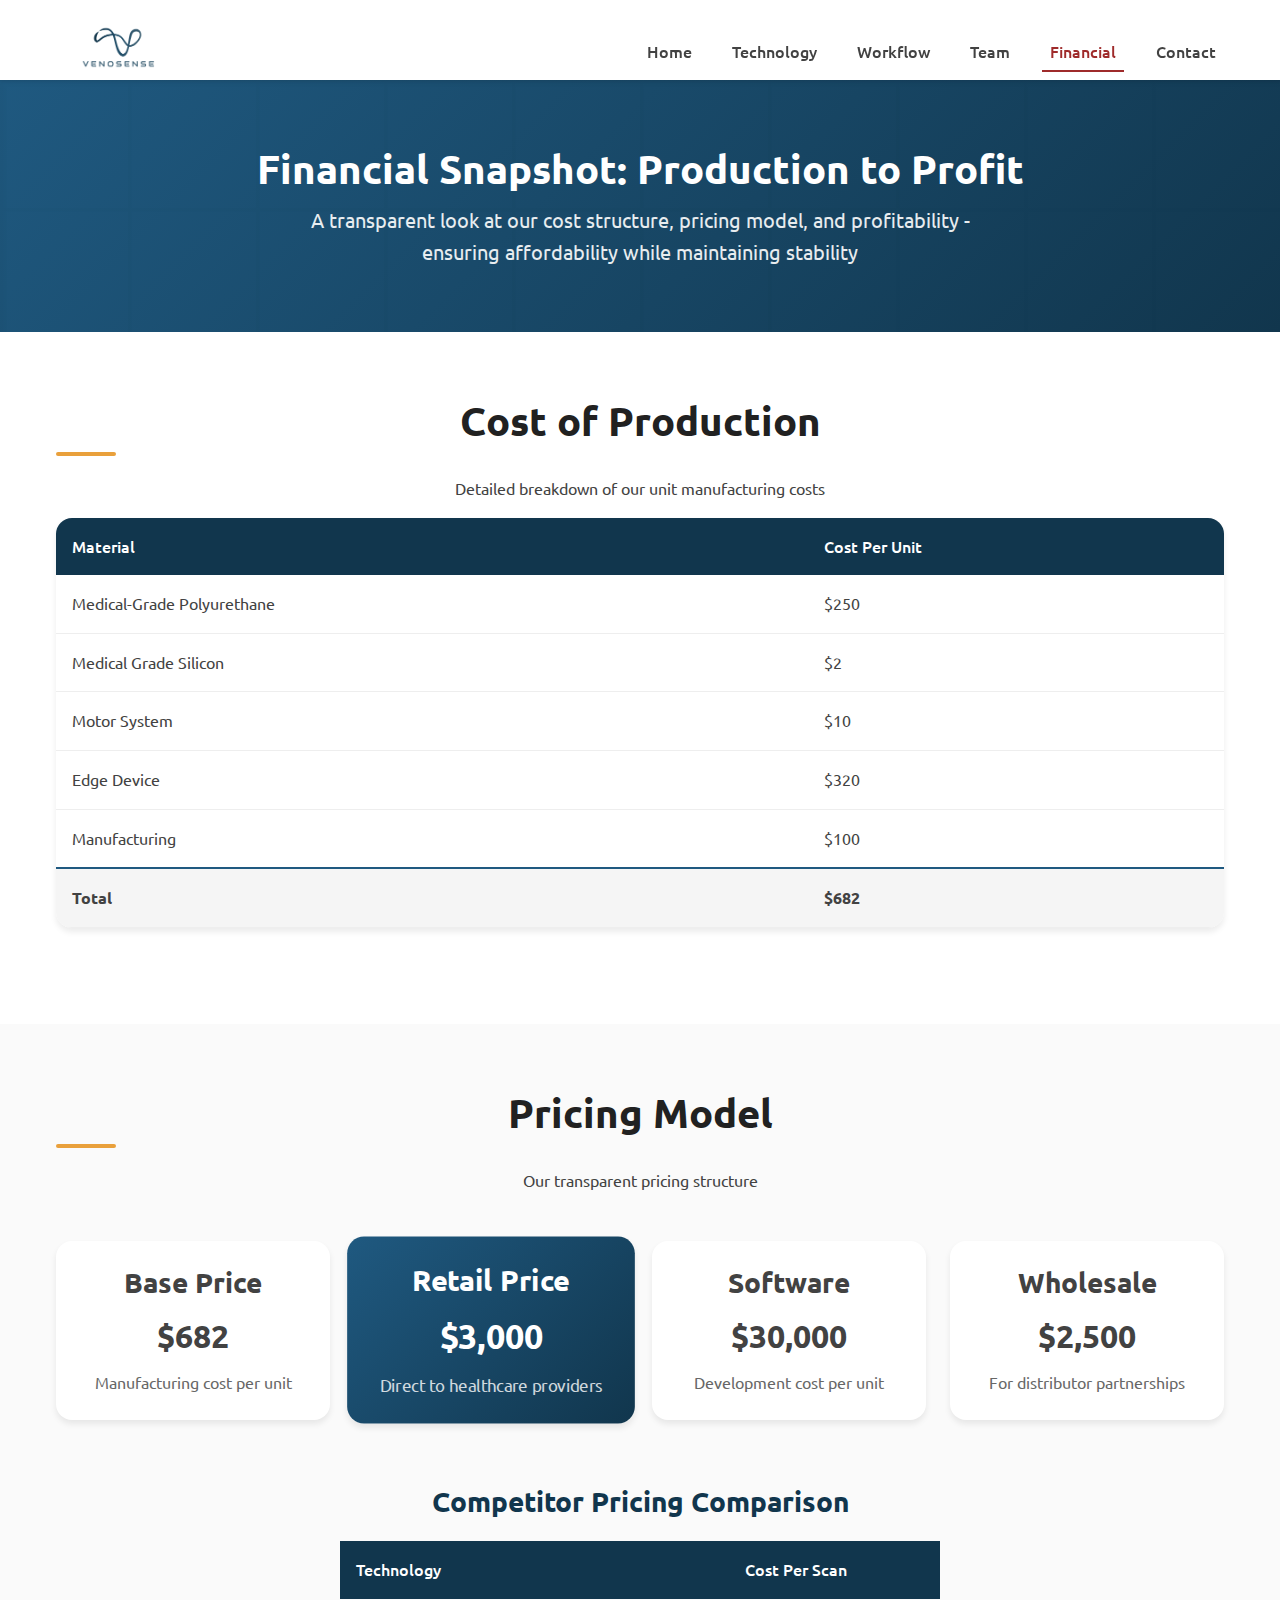
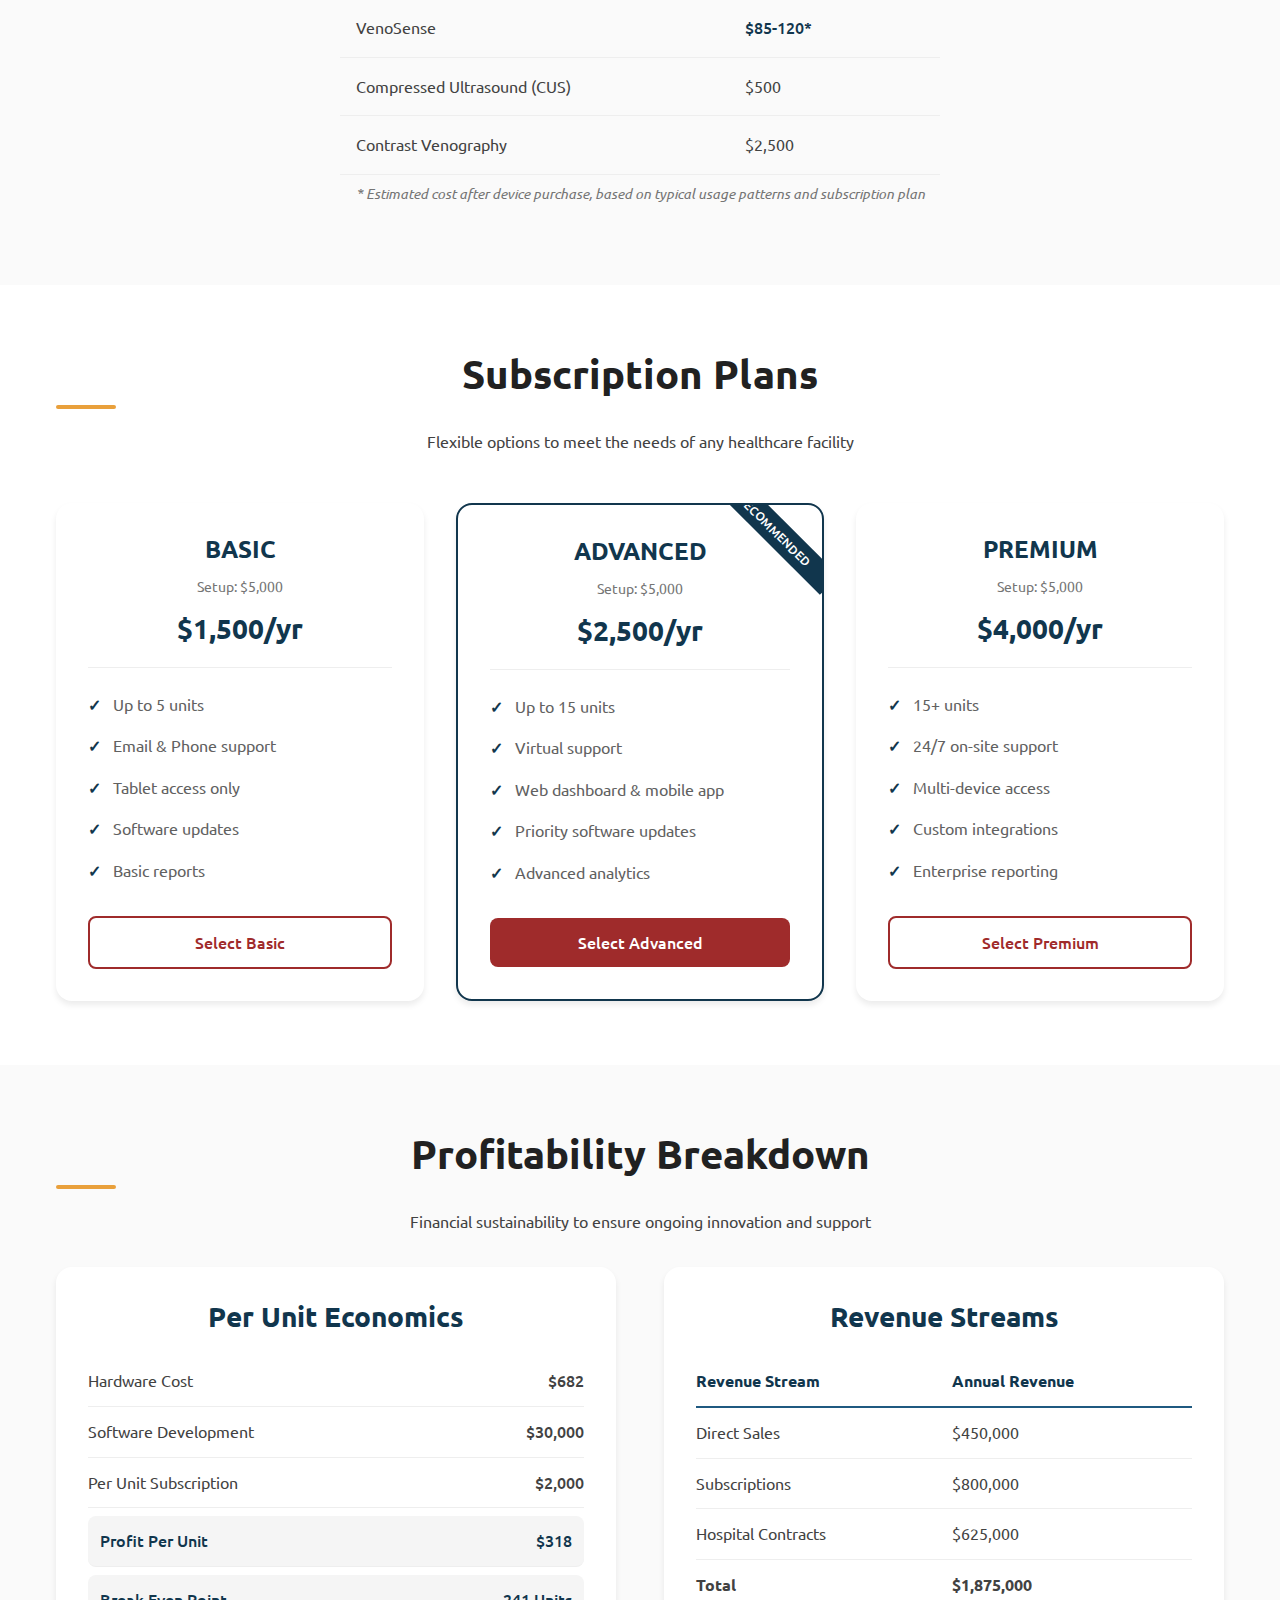
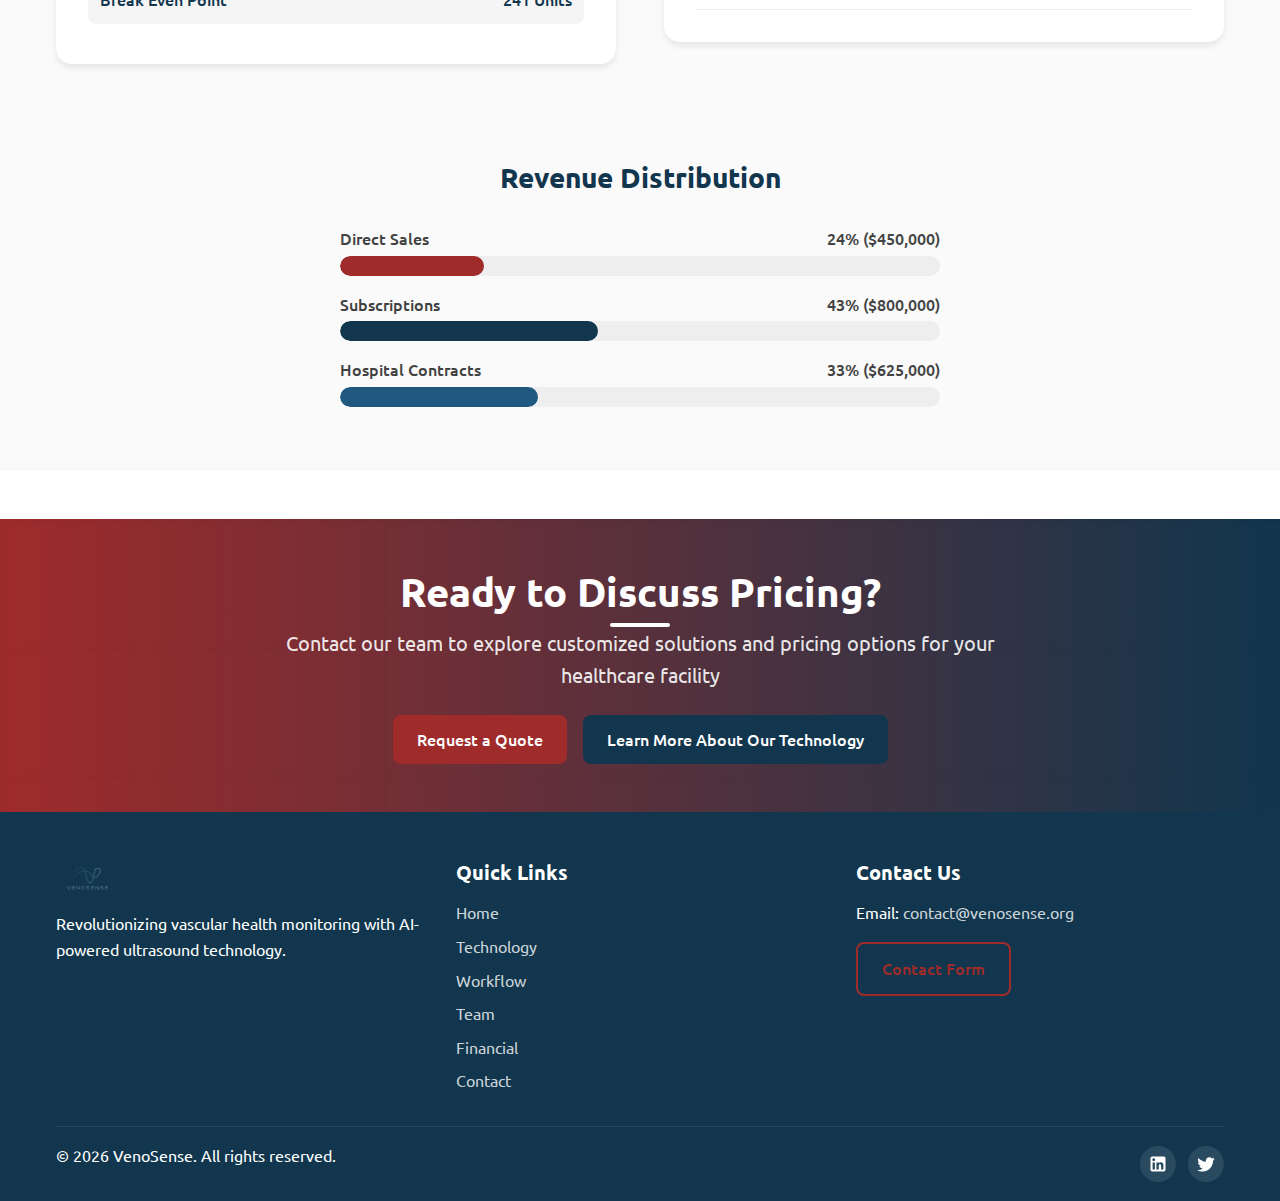
<file: financial.html>
<!DOCTYPE html>
<html lang="en">
<head>
    <meta charset="UTF-8">
    <meta name="viewport" content="width=device-width, initial-scale=1.0">
    <title>VenoSense Financial Overview - Pricing and Cost Structure</title>
    
    <!-- SEO Meta Tags -->
    <meta name="description" content="Transparent overview of VenoSense's cost structure, pricing model, and profitability breakdown for our DVT detection technology.">
    <meta name="keywords" content="VenoSense financial, DVT detection cost, healthcare technology pricing, medical device pricing">
    
    <!-- Open Graph / Social Media -->
    <meta property="og:title" content="VenoSense Financial Overview">
    <meta property="og:description" content="Transparent financial breakdown of VenoSense's DVT detection technology.">
    <meta property="og:image" content="assets/images/og-image.jpg">
    <meta property="og:url" content="https://venosense.org/financial">
    
    <!-- Stylesheets -->
    <link rel="preconnect" href="https://fonts.googleapis.com">
    <link rel="preconnect" href="https://fonts.gstatic.com" crossorigin>
    <link href="https://fonts.googleapis.com/css2?family=Ubuntu:wght@400;500;700&display=swap" rel="stylesheet">
    <link rel="stylesheet" href="./assets/css/styles.css">
    <link rel="stylesheet" href="./assets/css/financial.css">
    
    <!-- JavaScript files -->
    <script src="./assets/js/main.js" defer></script>
    
    <!-- Favicon -->
    <link rel="icon" href="./assets/images/favicon.ico">
</head>
<body>
    <!-- Site Header -->
    <header class="site-header">
        <div class="container site-header__inner">
            <a href="index.html" class="site-header__logo">
                <img src="assets/images/Logo.png" alt="VenoSense Logo">
            </a>
            
            <button class="site-header__menu-toggle" id="menu-toggle" aria-label="Toggle Navigation">
                <span></span>
                <span></span>
                <span></span>
            </button>
            
            <nav class="site-nav" id="site-nav">
                <ul class="site-nav__menu">
                    <li><a href="index.html" class="site-nav__link">Home</a></li>
                    <li><a href="technology.html" class="site-nav__link">Technology</a></li>
                    <li><a href="workflow.html" class="site-nav__link">Workflow</a></li>
                    <li><a href="team.html" class="site-nav__link">Team</a></li>
                    <li><a href="financial.html" class="site-nav__link active">Financial</a></li>
                    <li><a href="contact.html" class="site-nav__link">Contact</a></li>
                </ul>
            </nav>
        </div>
    </header>

    <main>
        <!-- Page Header - Updated to match team page blue style -->
        <section class="page-header financial-header">
            <div class="container page-header__content">
                <h1>Financial Snapshot: Production to Profit</h1>
                <p>A transparent look at our cost structure, pricing model, and profitability - ensuring affordability while maintaining stability</p>
            </div>
        </section>
        
        <!-- Cost of Production - Simplified for mobile -->
        <section class="section">
            <div class="container">
                <div class="text-center">
                    <h2>Cost of Production</h2>
                    <p class="subtitle">Detailed breakdown of our unit manufacturing costs</p>
                </div>
                
                <div class="financial-table-container">
                    <table class="financial-table">
                        <thead>
                            <tr>
                                <th>Material</th>
                                <th>Cost Per Unit</th>
                            </tr>
                        </thead>
                        <tbody>
                            <tr>
                                <td>Medical-Grade Polyurethane</td>
                                <td>$250</td>
                            </tr>
                            <tr>
                                <td>Medical Grade Silicon</td>
                                <td>$2</td>
                            </tr>
                            <tr>
                                <td>Motor System</td>
                                <td>$10</td>
                            </tr>
                            <tr>
                                <td>Edge Device</td>
                                <td>$320</td>
                            </tr>
                            <tr>
                                <td>Manufacturing</td>
                                <td>$100</td>
                            </tr>
                            <tr class="total-row">
                                <td><strong>Total</strong></td>
                                <td><strong>$682</strong></td>
                            </tr>
                        </tbody>
                    </table>
                </div>
            </div>
        </section>
        
        <!-- Pricing Model -->
        <section class="section bg-light">
            <div class="container">
                <div class="text-center">
                    <h2>Pricing Model</h2>
                    <p class="subtitle">Our transparent pricing structure</p>
                </div>
                
                <div class="pricing-highlights">
                    <div class="pricing-card">
                        <div class="pricing-card__header">
                            <h3>Base Price</h3>
                        </div>
                        <div class="pricing-card__price">$682</div>
                        <div class="pricing-card__description">Manufacturing cost per unit</div>
                    </div>
                    
                    <div class="pricing-card featured">
                        <div class="pricing-card__header">
                            <h3>Retail Price</h3>
                        </div>
                        <div class="pricing-card__price">$3,000</div>
                        <div class="pricing-card__description">Direct to healthcare providers</div>
                    </div>
                    
                    <div class="pricing-card">
                        <div class="pricing-card__header">
                            <h3>Software</h3>
                        </div>
                        <div class="pricing-card__price">$30,000</div>
                        <div class="pricing-card__description">Development cost per unit</div>
                    </div>
                    
                    <div class="pricing-card">
                        <div class="pricing-card__header">
                            <h3>Wholesale</h3>
                        </div>
                        <div class="pricing-card__price">$2,500</div>
                        <div class="pricing-card__description">For distributor partnerships</div>
                    </div>
                </div>
                
                <div class="competitor-comparison">
                    <h3>Competitor Pricing Comparison</h3>
                    <div class="comparison-table-container">
                        <table class="financial-table comparison-table">
                            <thead>
                                <tr>
                                    <th>Technology</th>
                                    <th>Cost Per Scan</th>
                                </tr>
                            </thead>
                            <tbody>
                                <tr>
                                    <td>VenoSense</td>
                                    <td><span class="highlight">$85-120*</span></td>
                                </tr>
                                <tr>
                                    <td>Compressed Ultrasound (CUS)</td>
                                    <td>$500</td>
                                </tr>
                                <tr>
                                    <td>Contrast Venography</td>
                                    <td>$2,500</td>
                                </tr>
                            </tbody>
                        </table>
                        <p class="footnote">* Estimated cost after device purchase, based on typical usage patterns and subscription plan</p>
                    </div>
                </div>
            </div>
        </section>
        
        <!-- Subscription Plans - Redesigned for mobile -->
        <section class="section">
            <div class="container">
                <div class="text-center">
                    <h2>Subscription Plans</h2>
                    <p class="subtitle">Flexible options to meet the needs of any healthcare facility</p>
                </div>
                
                <div class="subscription-plans">
                    <div class="plan-card">
                        <h3 class="plan-name">BASIC</h3>
                        <div class="plan-price">
                            <span class="setup-price">Setup: $5,000</span>
                            <span class="maintenance-price">$1,500/yr</span>
                        </div>
                        <ul class="plan-features">
                            <li>Up to 5 units</li>
                            <li>Email & Phone support</li>
                            <li>Tablet access only</li>
                            <li>Software updates</li>
                            <li>Basic reports</li>
                        </ul>
                        <div class="plan-cta">
                            <a href="contact.html" class="btn btn--outline">Select Basic</a>
                        </div>
                    </div>
                    
                    <div class="plan-card featured">
                        <h3 class="plan-name">ADVANCED</h3>
                        <div class="plan-price">
                            <span class="setup-price">Setup: $5,000</span>
                            <span class="maintenance-price">$2,500/yr</span>
                        </div>
                        <ul class="plan-features">
                            <li>Up to 15 units</li>
                            <li>Virtual support</li>
                            <li>Web dashboard & mobile app</li>
                            <li>Priority software updates</li>
                            <li>Advanced analytics</li>
                        </ul>
                        <div class="plan-cta">
                            <a href="contact.html" class="btn btn--primary">Select Advanced</a>
                        </div>
                    </div>
                    
                    <div class="plan-card">
                        <h3 class="plan-name">PREMIUM</h3>
                        <div class="plan-price">
                            <span class="setup-price">Setup: $5,000</span>
                            <span class="maintenance-price">$4,000/yr</span>
                        </div>
                        <ul class="plan-features">
                            <li>15+ units</li>
                            <li>24/7 on-site support</li>
                            <li>Multi-device access</li>
                            <li>Custom integrations</li>
                            <li>Enterprise reporting</li>
                        </ul>
                        <div class="plan-cta">
                            <a href="contact.html" class="btn btn--outline">Select Premium</a>
                        </div>
                    </div>
                </div>
            </div>
        </section>
        
        <!-- Profitability Breakdown - Improved mobile display -->
        <section class="section bg-light">
            <div class="container">
                <div class="text-center">
                    <h2>Profitability Breakdown</h2>
                    <p class="subtitle">Financial sustainability to ensure ongoing innovation and support</p>
                </div>
                
                <div class="financial-grid">
                    <div class="financial-card">
                        <h3>Per Unit Economics</h3>
                        <ul class="financial-list">
                            <li><span>Hardware Cost</span><span class="value">$682</span></li>
                            <li><span>Software Development</span><span class="value">$30,000</span></li>
                            <li><span>Per Unit Subscription</span><span class="value">$2,000</span></li>
                            <li class="highlight"><span>Profit Per Unit</span><span class="value profit">$318</span></li>
                            <li class="highlight"><span>Break Even Point</span><span class="value">241 Units</span></li>
                        </ul>
                    </div>
                    
                    <div class="financial-card">
                        <h3>Revenue Streams</h3>
                        <table class="revenue-table">
                            <thead>
                                <tr>
                                    <th>Revenue Stream</th>
                                    <th>Annual Revenue</th>
                                </tr>
                            </thead>
                            <tbody>
                                <tr>
                                    <td>Direct Sales</td>
                                    <td>$450,000</td>
                                </tr>
                                <tr>
                                    <td>Subscriptions</td>
                                    <td>$800,000</td>
                                </tr>
                                <tr>
                                    <td>Hospital Contracts</td>
                                    <td>$625,000</td>
                                </tr>
                                <tr class="total-row">
                                    <td>Total</td>
                                    <td>$1,875,000</td>
                                </tr>
                            </tbody>
                        </table>
                    </div>
                </div>
                
                <!-- New Revenue Chart that works well on mobile -->
                <div class="revenue-chart">
                    <h3>Revenue Distribution</h3>
                    <div class="revenue-bars">
                        <div class="revenue-bar">
                            <div class="revenue-bar__label">
                                <span>Direct Sales</span>
                                <span>24% ($450,000)</span>
                            </div>
                            <div class="revenue-bar__track">
                                <div class="revenue-bar__fill revenue-bar__fill--direct"></div>
                            </div>
                        </div>
                        <div class="revenue-bar">
                            <div class="revenue-bar__label">
                                <span>Subscriptions</span>
                                <span>43% ($800,000)</span>
                            </div>
                            <div class="revenue-bar__track">
                                <div class="revenue-bar__fill revenue-bar__fill--subscriptions"></div>
                            </div>
                        </div>
                        <div class="revenue-bar">
                            <div class="revenue-bar__label">
                                <span>Hospital Contracts</span>
                                <span>33% ($625,000)</span>
                            </div>
                            <div class="revenue-bar__track">
                                <div class="revenue-bar__fill revenue-bar__fill--hospital"></div>
                            </div>
                        </div>
                    </div>
                </div>
            </div>
        </section>
        
        <!-- CTA Section -->
        <section class="cta-section">
            <div class="container">
                <div class="cta-content text-center">
                    <h2>Ready to Discuss Pricing?</h2>
                    <p>Contact our team to explore customized solutions and pricing options for your healthcare facility</p>
                    <div class="cta-buttons">
                        <a href="contact.html" class="btn btn--primary">Request a Quote</a>
                        <a href="technology.html" class="btn btn--secondary">Learn More About Our Technology</a>
                    </div>
                </div>
            </div>
        </section>
    </main>
    
    <!-- Site Footer -->
    <footer class="site-footer">
        <div class="container">
            <div class="site-footer__grid">
                <div class="site-footer__brand">
                    <img src="assets/images/Logo.png" alt="VenoSense Logo" class="site-footer__logo">
                    <p>Revolutionizing vascular health monitoring with AI-powered ultrasound technology.</p>
                </div>
                
                <div class="site-footer__nav">
                    <h3>Quick Links</h3>
                    <ul class="site-footer__menu">
                        <li><a href="index.html" class="site-footer__link">Home</a></li>
                        <li><a href="technology.html" class="site-footer__link">Technology</a></li>
                        <li><a href="workflow.html" class="site-footer__link">Workflow</a></li>
                        <li><a href="team.html" class="site-footer__link">Team</a></li>
                        <li><a href="financial.html" class="site-footer__link">Financial</a></li>
                        <li><a href="contact.html" class="site-footer__link">Contact</a></li>
                    </ul>
                </div>
                
                <div class="site-footer__contact">
                    <h3>Contact Us</h3>
                    <p>Email: <a href="mailto:contact@venosense.org" class="site-footer__link">contact@venosense.org</a></p>
                    <a href="contact.html" class="btn btn--outline">Contact Form</a>
                </div>
            </div>
            
            <div class="site-footer__bottom">
                <p>&copy; <span id="current-year">2023</span> VenoSense. All rights reserved.</p>
                
                <div class="site-footer__social">
                    <a href="https://www.linkedin.com/company/veno-sense/" target="_blank" rel="noopener" aria-label="LinkedIn" class="social-icon">
                        <svg width="20" height="20" fill="currentColor" viewBox="0 0 24 24">
                            <path d="M19 3a2 2 0 0 1 2 2v14a2 2 0 0 1-2 2H5a2 2 0 0 1-2-2V5a2 2 0 0 1 2-2h14m-.5 15.5v-5.3a3.26 3.26 0 0 0-3.26-3.26c-.85 0-1.84.52-2.32 1.3v-1.11h-2.79v8.37h2.79v-4.93c0-.77.62-1.4 1.39-1.4a1.4 1.4 0 0 1 1.4 1.4v4.93h2.79M6.88 8.56a1.68 1.68 0 0 0 1.68-1.68c0-.93-.75-1.69-1.68-1.69a1.69 1.69 0 0 0-1.69 1.69c0 .93.76 1.68 1.69 1.68m1.39 9.94v-8.37H5.5v8.37h2.77z"/>
                        </svg>
                    </a>
                    <a href="#" aria-label="Twitter" class="social-icon">
                        <svg width="20" height="20" fill="currentColor" viewBox="0 0 24 24">
                            <path d="M22.46 6c-.77.35-1.6.58-2.46.69.88-.53 1.56-1.37 1.88-2.38-.83.5-1.75.85-2.72 1.05C18.37 4.5 17.26 4 16 4c-2.35 0-4.27 1.92-4.27 4.29 0 .34.04.67.11.98C8.28 9.09 5.11 7.38 3 4.79c-.37.63-.58 1.37-.58 2.15 0 1.49.75 2.81 1.91 3.56-.71 0-1.37-.2-1.95-.5v.03c0 2.08 1.48 3.82 3.44 4.21a4.22 4.22 0 0 1-1.93.07 4.28 4.28 0 0 0 4 2.98 8.521 8.521 0 0 1-5.33 1.84c-.34 0-.68-.02-1.02-.06C3.44 20.29 5.7 21 8.12 21 16 21 20.33 14.46 20.33 8.79c0-.19 0-.37-.01-.56.84-.6 1.56-1.36 2.14-2.23z"/>
                        </svg>
                    </a>
                </div>
            </div>
        </div>
    </footer>
    
    <script>
        // Update copyright year
        document.getElementById('current-year').textContent = new Date().getFullYear();
    </script>
</body>
</html>
</file>
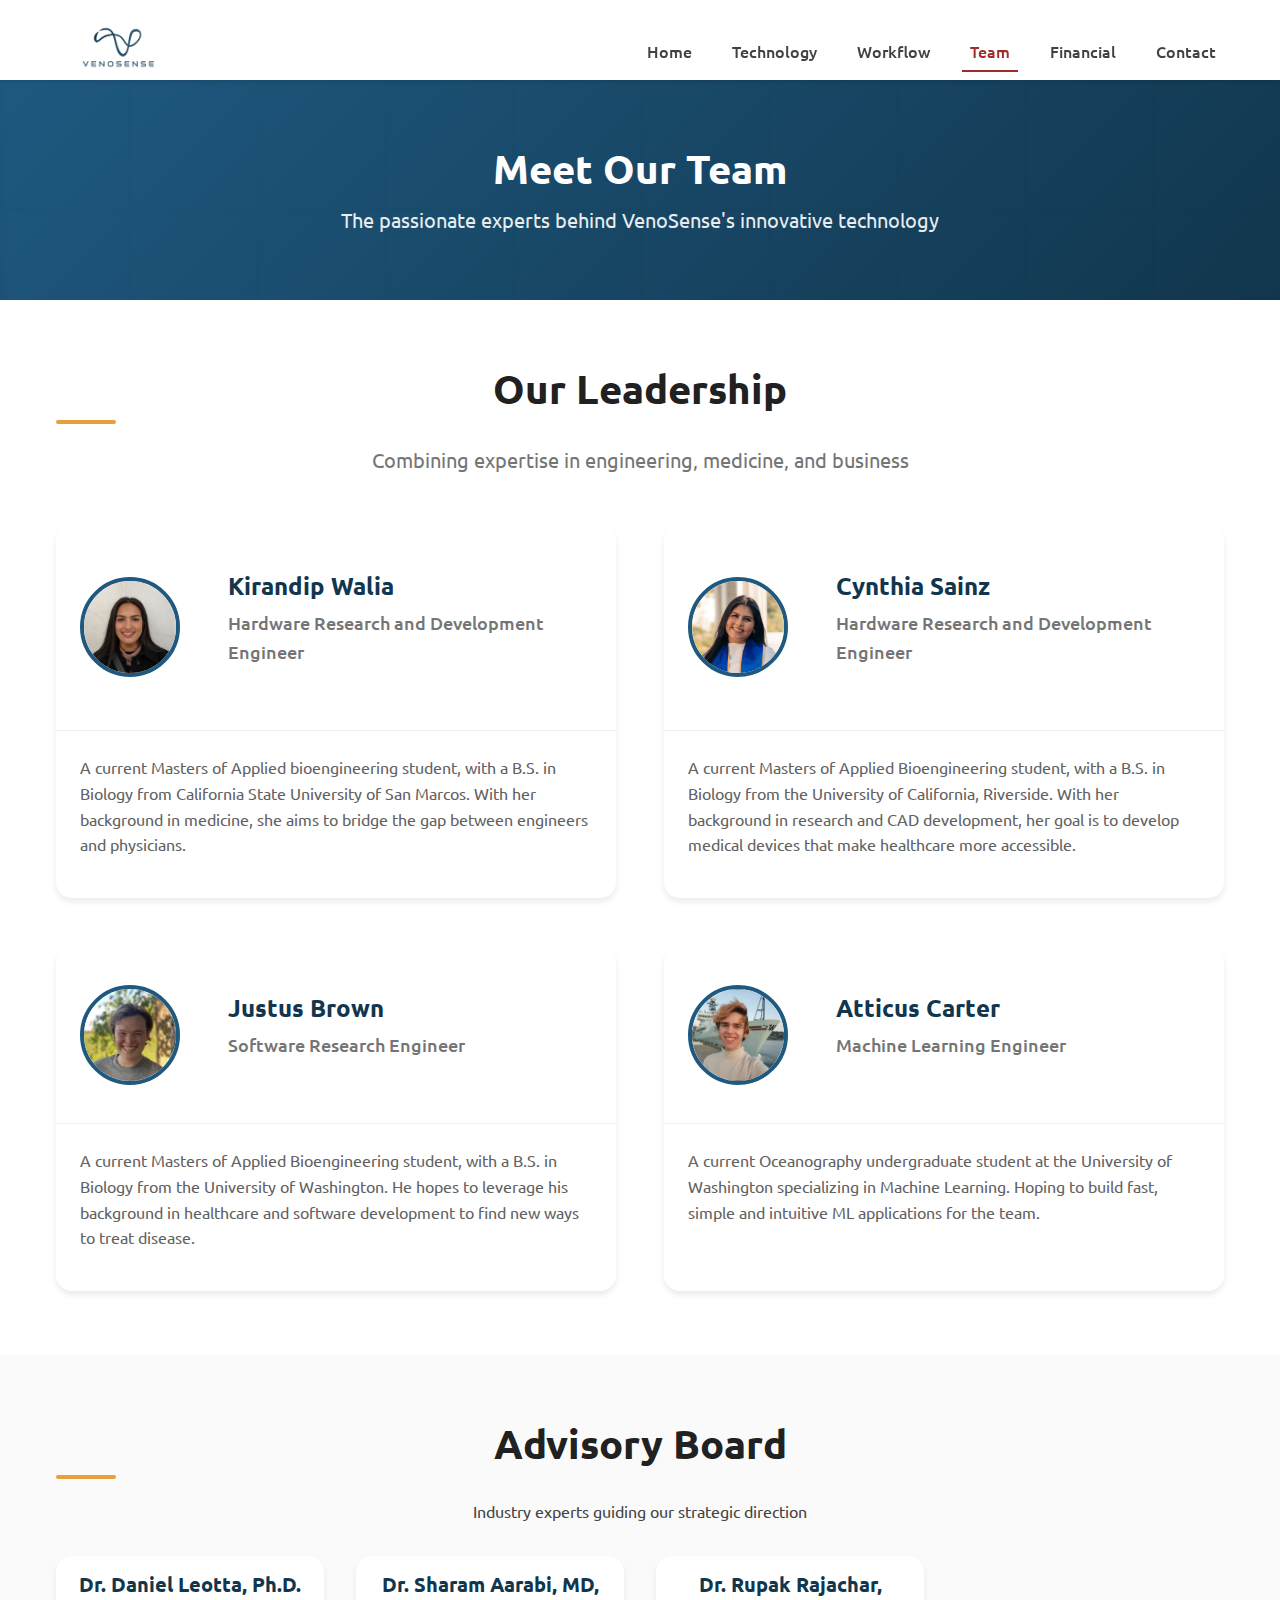
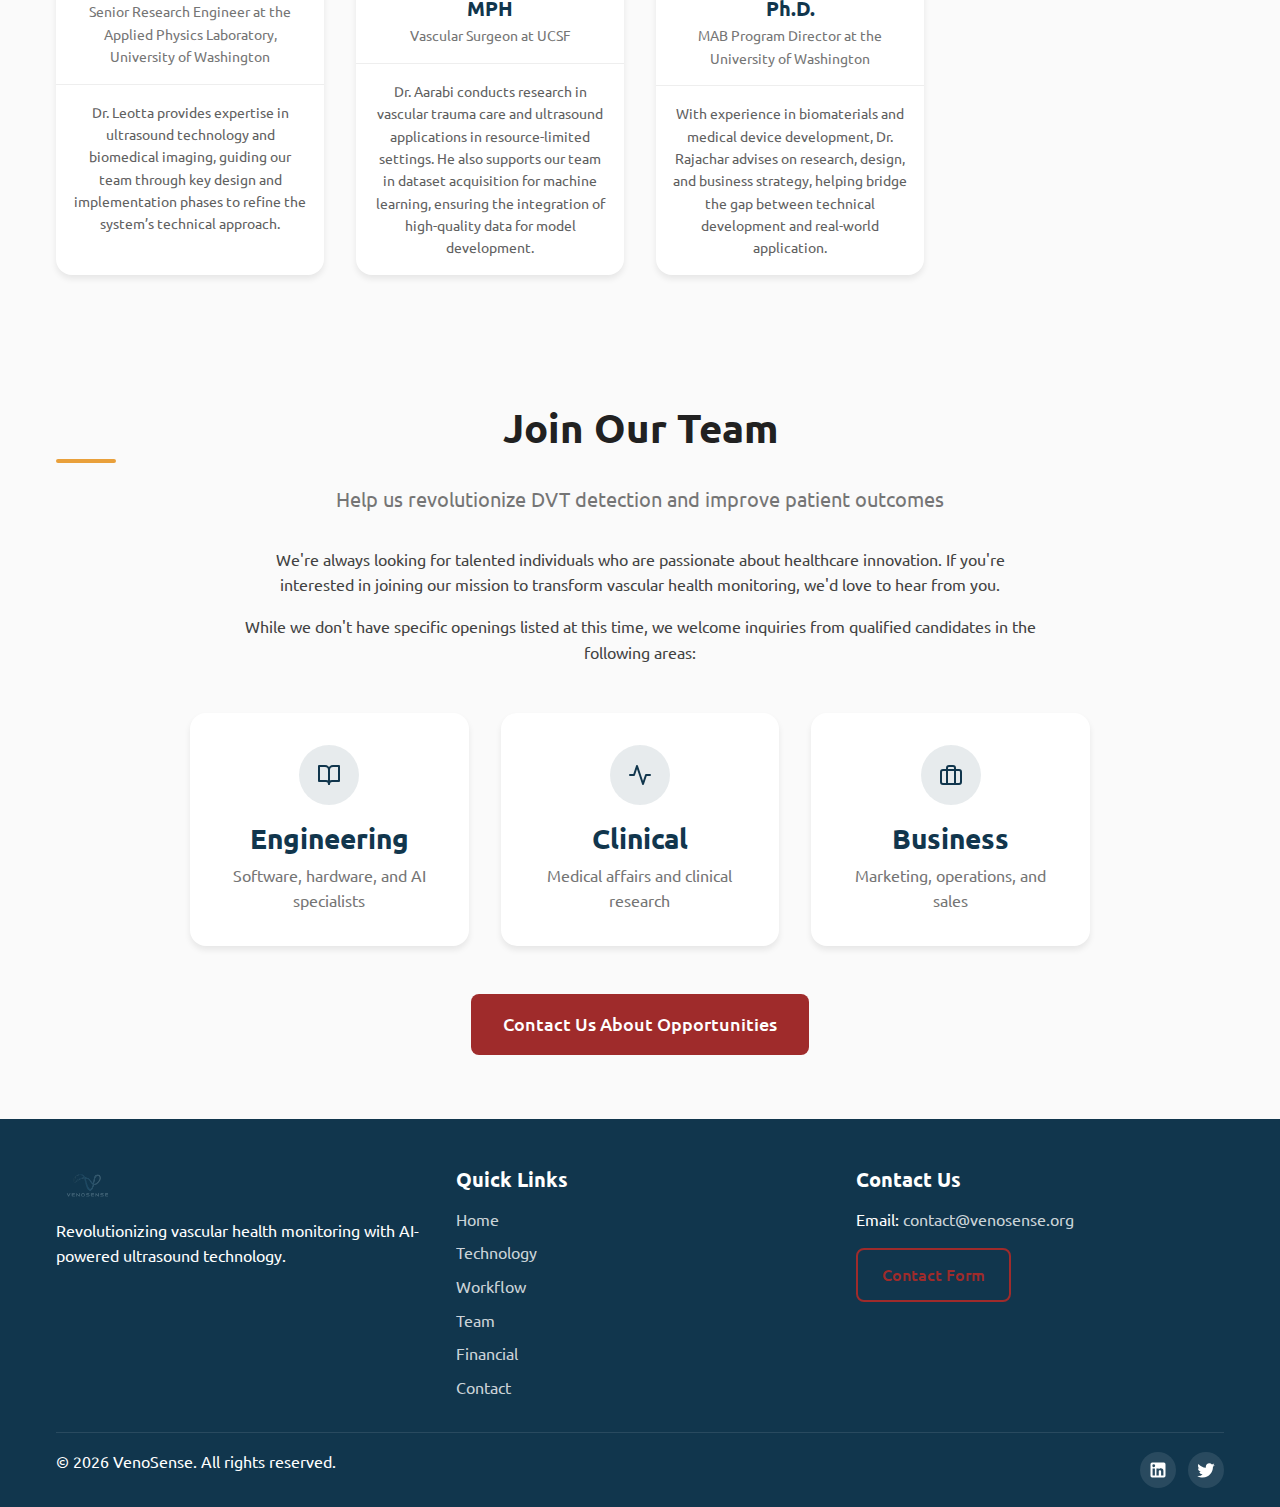
<file: team.html>
<!DOCTYPE html>
<html lang="en">
<head>
    <meta charset="UTF-8">
    <meta name="viewport" content="width=device-width, initial-scale=1.0">
    <title>VenoSense Team - Meet Our Experts</title>
    
    <!-- SEO Meta Tags -->
    <meta name="description" content="Meet the team behind VenoSense's innovative ultrasound-based DVT detection technology - engineers, medical experts, and business professionals.">
    <meta name="keywords" content="VenoSense team, medical device experts, ultrasound engineers, healthcare innovators">
    
    <!-- Open Graph / Social Media -->
    <meta property="og:title" content="VenoSense Team">
    <meta property="og:description" content="Meet the experts behind VenoSense's DVT detection technology.">
    <meta property="og:image" content="assets/images/og-image.jpg">
    <meta property="og:url" content="https://venosense.org/team">
    
    <!-- Stylesheets -->
    <link rel="preconnect" href="https://fonts.googleapis.com">
    <link rel="preconnect" href="https://fonts.gstatic.com" crossorigin>
    <link href="https://fonts.googleapis.com/css2?family=Ubuntu:wght@400;500;700&display=swap" rel="stylesheet">
    <link rel="stylesheet" href="./assets/css/styles.css">
    <link rel="stylesheet" href="./assets/css/team.css">
    
    <!-- JavaScript files -->
    <script src="./assets/js/main.js" defer></script>
    
    <!-- Favicon -->
    <link rel="icon" href="./assets/images/favicon.ico">
</head>
<body>
    <!-- Site Header -->
    <header class="site-header">
        <div class="container site-header__inner">
            <a href="index.html" class="site-header__logo">
                <img src="assets/images/Logo.png" alt="VenoSense Logo">
            </a>
            
            <button class="site-header__menu-toggle" id="menu-toggle" aria-label="Toggle Navigation">
                <span></span>
                <span></span>
                <span></span>
            </button>
            
            <nav class="site-nav" id="site-nav">
                <ul class="site-nav__menu">
                    <li><a href="index.html" class="site-nav__link">Home</a></li>
                    <li><a href="technology.html" class="site-nav__link">Technology</a></li>
                    <li><a href="workflow.html" class="site-nav__link">Workflow</a></li>
                    <li><a href="team.html" class="site-nav__link active">Team</a></li>
                    <li><a href="financial.html" class="site-nav__link">Financial</a></li>
                    <li><a href="contact.html" class="site-nav__link">Contact</a></li>
                </ul>
            </nav>
        </div>
    </header>

    <main>
        <!-- Page Header -->
        <section class="page-header team-header">
            <div class="container page-header__content">
                <h1>Meet Our Team</h1>
                <p>The passionate experts behind VenoSense's innovative technology</p>
            </div>
        </section>
        
        <!-- Team Members Section -->
        <section class="section">
            <div class="container">
                <div class="text-center">
                    <h2>Our Leadership</h2>
                    <p class="subtitle">Combining expertise in engineering, medicine, and business</p>
                </div>
                
                <div class="team-grid">
                    <!-- Team Member 1 -->
                    <div class="team-member">
                        <div class="team-member__header">
                            <div class="team-member__photo">
                                <img src="assets/images/team/kirandip-walia.jpg" alt="Kirandip Walia">
                            </div>
                            <div class="team-member__info">
                                <h3>Kirandip Walia</h3>
                                <p class="team-member__title">Hardware Research and Development Engineer</p>
                            </div>
                        </div>
                        <div class="team-member__bio">
                            <p>A current Masters of Applied bioengineering student, with a B.S. in Biology from California State University of San Marcos. With her background in medicine, she aims to bridge the gap between engineers and physicians.</p>
                        </div>
                    </div>
                    
                    <!-- Team Member 2 -->
                    <div class="team-member">
                        <div class="team-member__header">
                            <div class="team-member__photo">
                                <img src="assets/images/team/cynthia-sainz.jpg" alt="Cynthia Sainz">
                            </div>
                            <div class="team-member__info">
                                <h3>Cynthia Sainz</h3>
                                <p class="team-member__title">Hardware Research and Development Engineer</p>
                            </div>
                        </div>
                        <div class="team-member__bio">
                            <p>A current Masters of Applied Bioengineering student, with a B.S. in Biology from the University of California, Riverside. With her background in research and CAD development, her goal is to develop medical devices that make healthcare more accessible.</p>
                        </div>
                    </div>
                    
                    <!-- Team Member 3 -->
                    <div class="team-member">
                        <div class="team-member__header">
                            <div class="team-member__photo">
                                <img src="assets/images/team/justus-brown.jpg" alt="Justus Brown">
                            </div>
                            <div class="team-member__info">
                                <h3>Justus Brown</h3>
                                <p class="team-member__title">Software Research Engineer</p>
                            </div>
                        </div>
                        <div class="team-member__bio">
                            <p>A current Masters of Applied Bioengineering student, with a B.S. in Biology from the University of Washington. He hopes to leverage his background in healthcare and software development to find new ways to treat disease.</p>
                        </div>
                    </div>
                    
                    <!-- Team Member 4 -->
                    <div class="team-member">
                        <div class="team-member__header">
                            <div class="team-member__photo">
                                <img src="assets/images/team/atticus-carter.jpg" alt="Atticus Carter">
                            </div>
                            <div class="team-member__info">
                                <h3>Atticus Carter</h3>
                                <p class="team-member__title">Machine Learning Engineer</p>
                            </div>
                        </div>
                        <div class="team-member__bio">
                            <p>A current Oceanography undergraduate student at the University of Washington specializing in Machine Learning. Hoping to build fast, simple and intuitive ML applications for the team.</p>
                        </div>
                    </div>
                </div>
            </div>
        </section>
        
        <!-- Advisory Board Section -->
        <section class="section bg-light">
            <div class="container">
            <div class="text-center">
                <h2>Advisory Board</h2>
                <p class=SSS"subtitle">Industry experts guiding our strategic direction</p>
            </div>
        
            <div class="advisor-grid">
                <!-- Advisor 1 -->
                <div class="advisor">
                <div class="advisor__header">
                    <div class="advisor__info">
                    <h3>Dr. Daniel Leotta, Ph.D.</h3>
                    <p class="advisor__title">Senior Research Engineer at the Applied Physics Laboratory, University of Washington</p>
                    </div>
                </div>
                <div class="advisor__bio">
                    <p>Dr. Leotta provides expertise in ultrasound technology and biomedical imaging, guiding our team through key design and implementation phases to refine the system’s technical approach.</p>
                </div>
                </div>
        
                <!-- Advisor 2 -->
                <div class="advisor advisor--center">
                <div class="advisor__header">
                    <div class="advisor__info">
                    <h3>Dr. Sharam Aarabi, MD, MPH</h3>
                    <p class="advisor__title">Vascular Surgeon at UCSF</p>
                    </div>
                </div>
                <div class="advisor__bio">
                    <p>Dr. Aarabi conducts research in vascular trauma care and ultrasound applications in resource-limited settings. He also supports our team in dataset acquisition for machine learning, ensuring the integration of high-quality data for model development.</p>
                </div>
                </div>
        
                <!-- Advisor 3 -->
                <div class="advisor">
                <div class="advisor__header">
                    <div class="advisor__info">
                    <h3>Dr. Rupak Rajachar, Ph.D.</h3>
                    <p class="advisor__title">MAB Program Director at the University of Washington</p>
                    </div>
                </div>
                <div class="advisor__bio">
                    <p>With experience in biomaterials and medical device development, Dr. Rajachar advises on research, design, and business strategy, helping bridge the gap between technical development and real-world application.</p>
                </div>
                </div>
            </div>
            </div>
        </section>
        
        <!-- Join Our Team Section -->
        <section class="section team-cta">
            <div class="container">
                <div class="text-center">
                    <h2>Join Our Team</h2>
                    <p class="subtitle">Help us revolutionize DVT detection and improve patient outcomes</p>
                    
                    <div class="careers-text">
                        <p>We're always looking for talented individuals who are passionate about healthcare innovation. If you're interested in joining our mission to transform vascular health monitoring, we'd love to hear from you.</p>
                        <p>While we don't have specific openings listed at this time, we welcome inquiries from qualified candidates in the following areas:</p>
                    </div>
                    
                    <div class="careers-areas">
                        <div class="career-area">
                            <div class="career-area__icon">
                                <svg xmlns="http://www.w3.org/2000/svg" width="24" height="24" viewBox="0 0 24 24" fill="none" stroke="currentColor" stroke-width="2" stroke-linecap="round" stroke-linejoin="round">
                                    <path d="M2 3h6a4 4 0 0 1 4 4v14a3 3 0 0 0-3-3H2z"></path>
                                    <path d="M22 3h-6a4 4 0 0 0-4 4v14a3 3 0 0 1 3-3h7z"></path>
                                </svg>
                            </div>
                            <h3>Engineering</h3>
                            <p>Software, hardware, and AI specialists</p>
                        </div>
                        
                        <div class="career-area">
                            <div class="career-area__icon">
                                <svg xmlns="http://www.w3.org/2000/svg" width="24" height="24" viewBox="0 0 24 24" fill="none" stroke="currentColor" stroke-width="2" stroke-linecap="round" stroke-linejoin="round">
                                    <path d="M22 12h-4l-3 9L9 3l-3 9H2"></path>
                                </svg>
                            </div>
                            <h3>Clinical</h3>
                            <p>Medical affairs and clinical research</p>
                        </div>
                        
                        <div class="career-area">
                            <div class="career-area__icon">
                                <svg xmlns="http://www.w3.org/2000/svg" width="24" height="24" viewBox="0 0 24 24" fill="none" stroke="currentColor" stroke-width="2" stroke-linecap="round" stroke-linejoin="round">
                                    <rect x="2" y="7" width="20" height="14" rx="2" ry="2"></rect>
                                    <path d="M16 21V5a2 2 0 0 0-2-2h-4a2 2 0 0 0-2 2v16"></path>
                                </svg>
                            </div>
                            <h3>Business</h3>
                            <p>Marketing, operations, and sales</p>
                        </div>
                    </div>
                    
                    <a href="contact.html" class="btn btn--primary btn--lg">Contact Us About Opportunities</a>
                </div>
            </div>
        </section>
    </main>
    
    <!-- Site Footer -->
    <footer class="site-footer">
        <div class="container">
            <div class="site-footer__grid">
                <div class="site-footer__brand">
                    <img src="assets/images/Logo.png" alt="VenoSense Logo" class="site-footer__logo">
                    <p>Revolutionizing vascular health monitoring with AI-powered ultrasound technology.</p>
                </div>
                
                <div class="site-footer__nav">
                    <h3>Quick Links</h3>
                    <ul class="site-footer__menu">
                        <li><a href="index.html" class="site-footer__link">Home</a></li>
                        <li><a href="technology.html" class="site-footer__link">Technology</a></li>
                        <li><a href="workflow.html" class="site-footer__link">Workflow</a></li>
                        <li><a href="team.html" class="site-footer__link">Team</a></li>
                        <li><a href="financial.html" class="site-footer__link">Financial</a></li>
                        <li><a href="contact.html" class="site-footer__link">Contact</a></li>
                    </ul>
                </div>
                
                <div class="site-footer__contact">
                    <h3>Contact Us</h3>
                    <p>Email: <a href="mailto:contact@venosense.org" class="site-footer__link">contact@venosense.org</a></p>
                    <a href="contact.html" class="btn btn--outline">Contact Form</a>
                </div>
            </div>
            
            <div class="site-footer__bottom">
                <p>&copy; <span id="current-year">2025</span> VenoSense. All rights reserved.</p>
                
                <div class="site-footer__social">
                    <a href="https://www.linkedin.com/company/veno-sense/" target="_blank" rel="noopener" aria-label="LinkedIn" class="social-icon">
                        <svg width="20" height="20" fill="currentColor" viewBox="0 0 24 24">
                            <path d="M19 3a2 2 0 0 1 2 2v14a2 2 0 0 1-2 2H5a2 2 0 0 1-2-2V5a2 2 0 0 1 2-2h14m-.5 15.5v-5.3a3.26 3.26 0 0 0-3.26-3.26c-.85 0-1.84.52-2.32 1.3v-1.11h-2.79v8.37h2.79v-4.93c0-.77.62-1.4 1.39-1.4a1.4 1.4 0 0 1 1.4 1.4v4.93h2.79M6.88 8.56a1.68 1.68 0 0 0 1.68-1.68c0-.93-.75-1.69-1.68-1.69a1.69 1.69 0 0 0-1.69 1.69c0 .93.76 1.68 1.69 1.68m1.39 9.94v-8.37H5.5v8.37h2.77z"/>
                        </svg>
                    </a>
                    <a href="#" aria-label="Twitter" class="social-icon">
                        <svg width="20" height="20" fill="currentColor" viewBox="0 0 24 24">
                            <path d="M22.46 6c-.77.35-1.6.58-2.46.69.88-.53 1.56-1.37 1.88-2.38-.83.5-1.75.85-2.72 1.05C18.37 4.5 17.26 4 16 4c-2.35 0-4.27 1.92-4.27 4.29 0 .34.04.67.11.98C8.28 9.09 5.11 7.38 3 4.79c-.37.63-.58 1.37-.58 2.15 0 1.49.75 2.81 1.91 3.56-.71 0-1.37-.2-1.95-.5v.03c0 2.08 1.48 3.82 3.44 4.21a4.22 4.22 0 0 1-1.93.07 4.28 4.28 0 0 0 4 2.98 8.521 8.521 0 0 1-5.33 1.84c-.34 0-.68-.02-1.02-.06C3.44 20.29 5.7 21 8.12 21 16 21 20.33 14.46 20.33 8.79c0-.19 0-.37-.01-.56.84-.6 1.56-1.36 2.14-2.23z"/>
                        </svg>
                    </a>
                </div>
            </div>
        </div>
    </footer>
    
    <script>
        document.getElementById('current-year').textContent = new Date().getFullYear();
    </script>
</body>
</html>
</file>
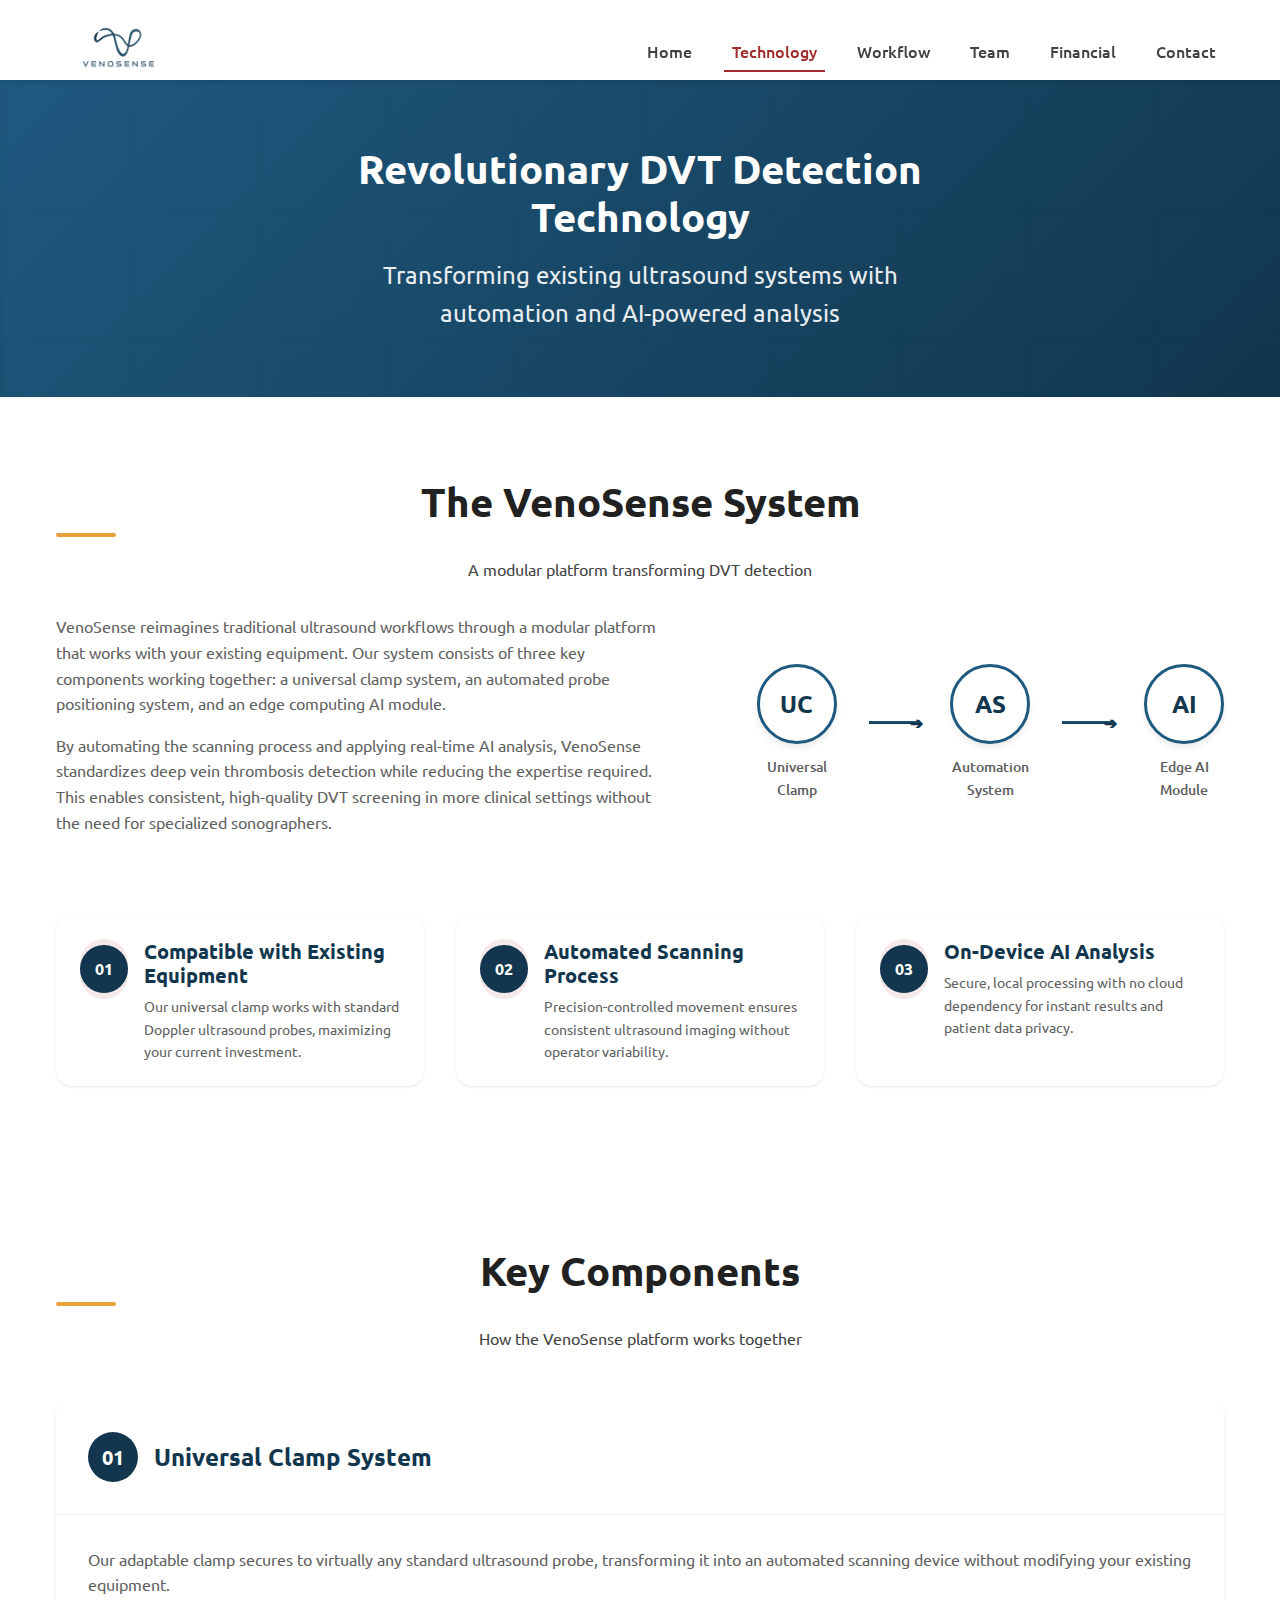
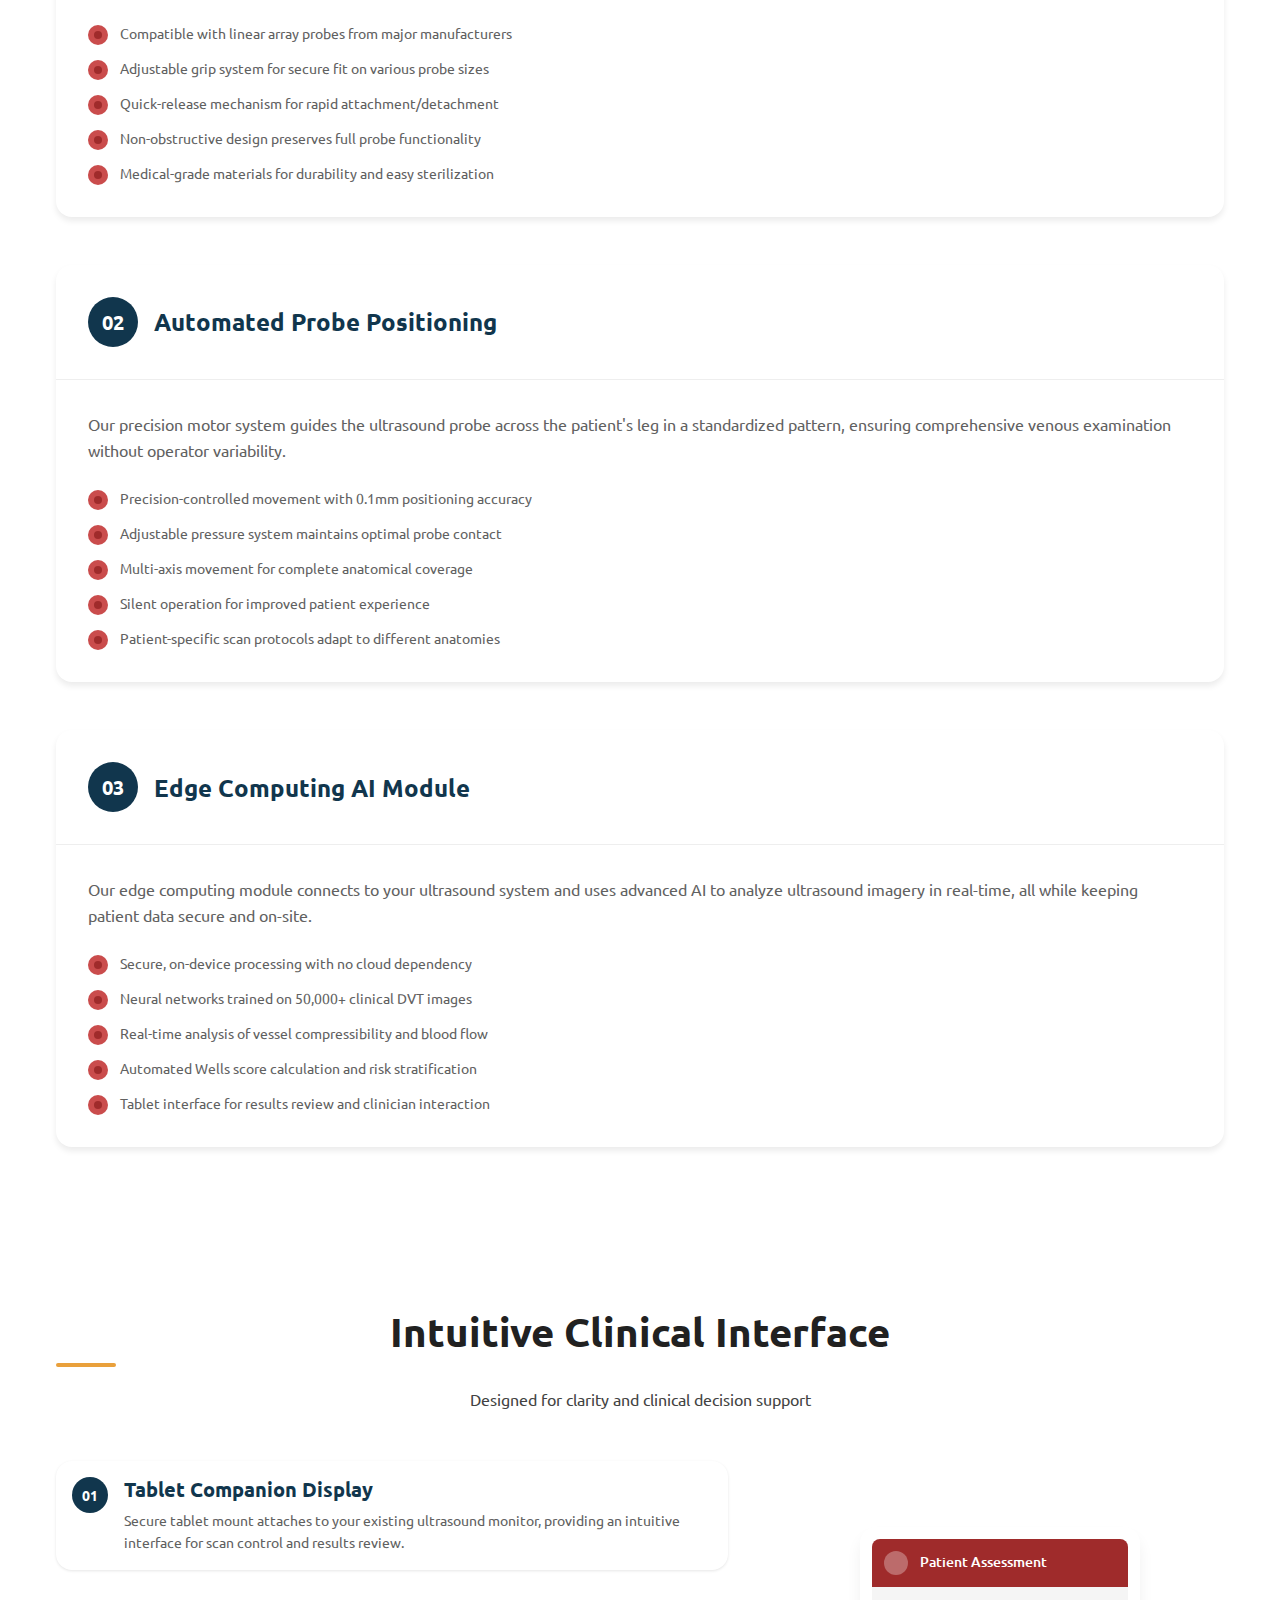
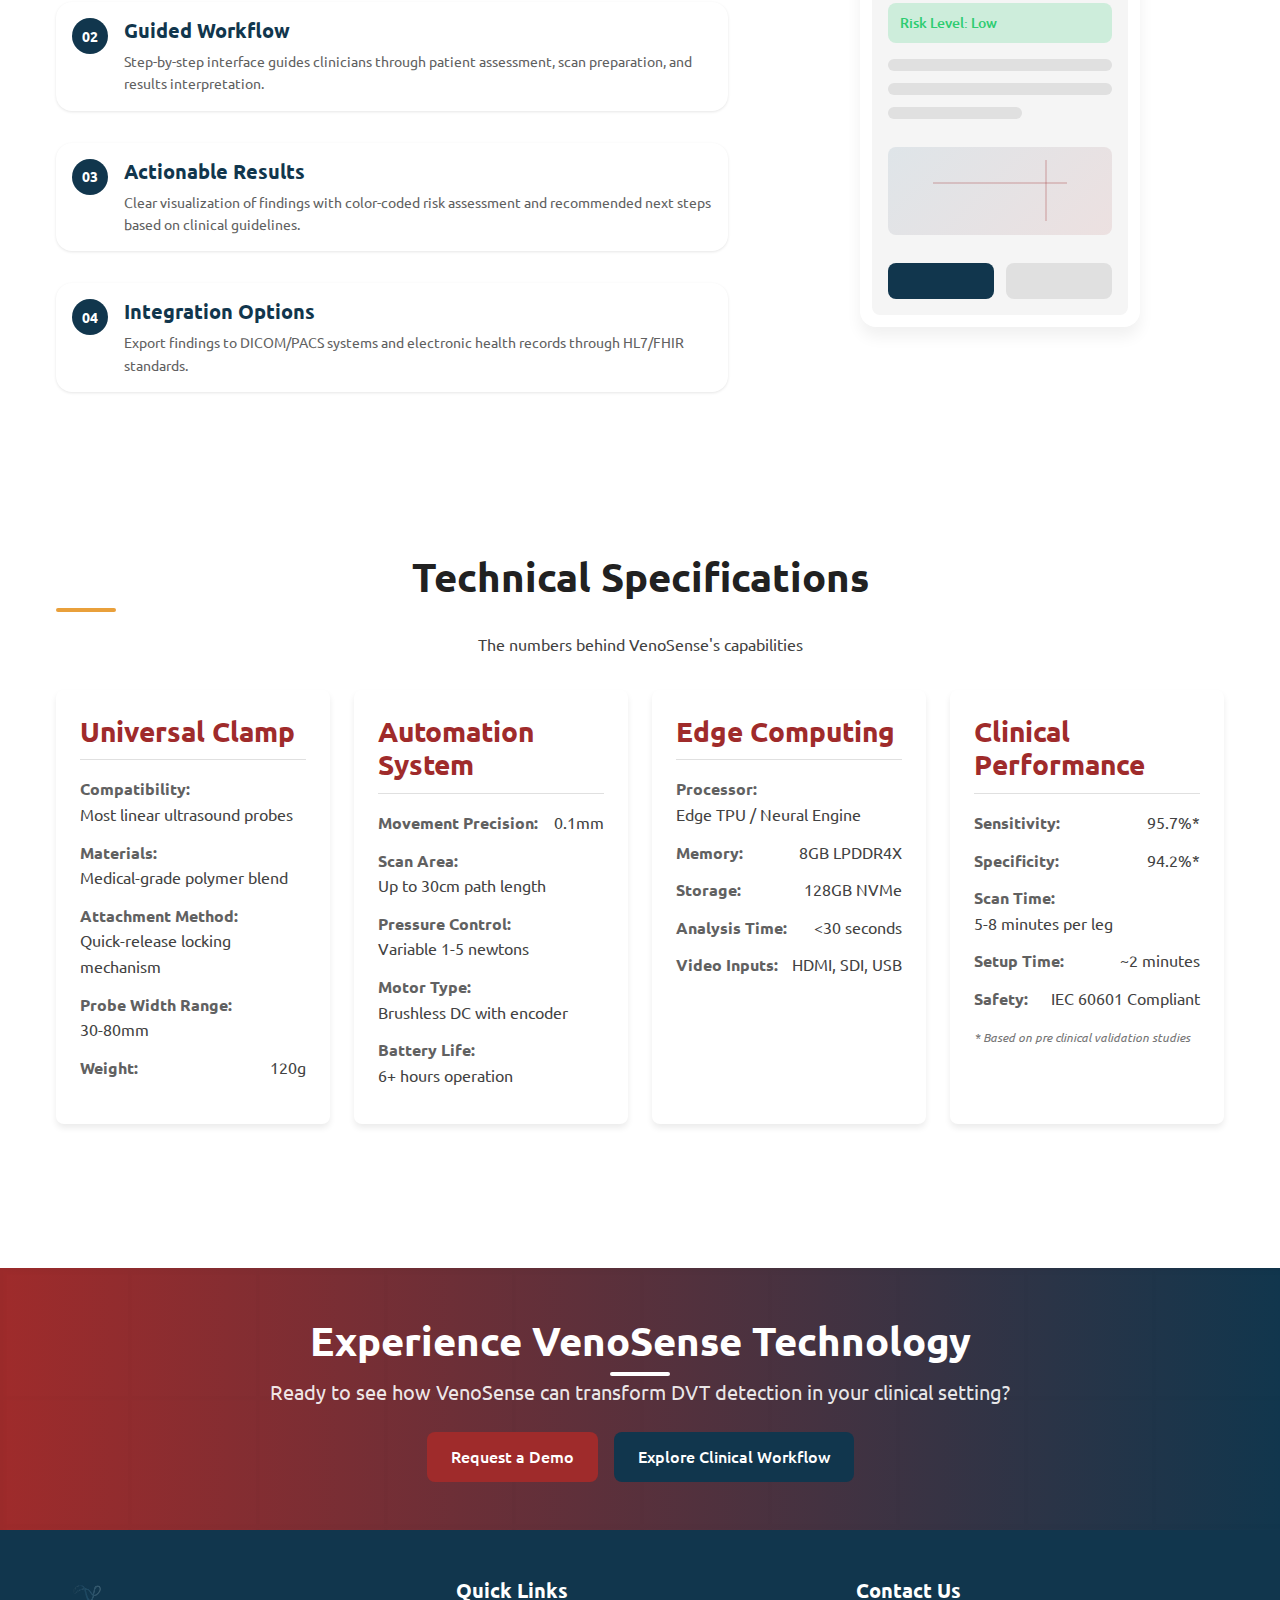
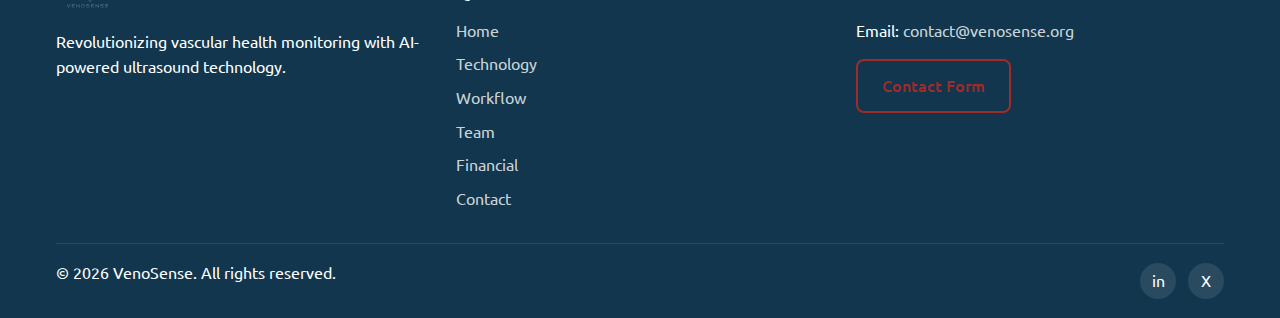
<file: technology.html>
<!DOCTYPE html>
<html lang="en">
<head>
    <meta charset="UTF-8">
    <meta name="viewport" content="width=device-width, initial-scale=1.0">
    <title>VenoSense Technology - Advanced AI-Powered DVT Detection System</title>
    
    <!-- SEO Meta Tags -->
    <meta name="description" content="Discover how VenoSense combines universal ultrasound hardware with AI edge computing for precise, automated DVT detection.">
    <meta name="keywords" content="VenoSense technology, DVT detection system, AI ultrasound, deep vein thrombosis diagnosis, automated ultrasound">
    
    <!-- Open Graph / Social Media -->
    <meta property="og:title" content="VenoSense Technology - Automated DVT Detection">
    <meta property="og:description" content="Universal ultrasound clamp technology with edge AI computing for automated deep vein thrombosis detection.">
    <meta property="og:image" content="assets/images/og-image.jpg">
    <meta property="og:url" content="https://venosense.org/technology">
    
    <!-- Stylesheets -->
    <link rel="preconnect" href="https://fonts.googleapis.com">
    <link rel="preconnect" href="https://fonts.gstatic.com" crossorigin>
    <link href="https://fonts.googleapis.com/css2?family=Ubuntu:wght@400;500;700&display=swap" rel="stylesheet">
    <link rel="stylesheet" href="./assets/css/styles.css">
    <link rel="stylesheet" href="./assets/css/technology.css">
    
    <!-- JavaScript files -->
    <script src="./assets/js/main.js" defer></script>
    <script src="./assets/js/technology.js" defer></script>
    
    <!-- Favicon -->
    <link rel="icon" href="./assets/images/favicon.ico">
</head>
<body>
    <!-- Site Header -->
    <header class="site-header">
        <div class="container site-header__inner">
            <a href="index.html" class="site-header__logo">
                <img src="assets/images/Logo.png" alt="VenoSense Logo">
            </a>
            
            <button class="site-header__menu-toggle" id="menu-toggle" aria-label="Toggle Navigation">
                <span></span>
                <span></span>
                <span></span>
            </button>
            
            <nav class="site-nav" id="site-nav">
                <ul class="site-nav__menu">
                    <li><a href="index.html" class="site-nav__link">Home</a></li>
                    <li><a href="technology.html" class="site-nav__link active">Technology</a></li>
                    <li><a href="workflow.html" class="site-nav__link">Workflow</a></li>
                    <li><a href="team.html" class="site-nav__link">Team</a></li>
                    <li><a href="financial.html" class="site-nav__link">Financial</a></li>
                    <li><a href="contact.html" class="site-nav__link">Contact</a></li>
                </ul>
            </nav>
        </div>
    </header>

    <main>
        <!-- Page Header -->
        <section class="page-header">
            <div class="container page-header__content">
                <h1>Revolutionary DVT Detection Technology</h1>
                <p>Transforming existing ultrasound systems with automation and AI-powered analysis</p>
            </div>
        </section>
        
        <!-- Technology Overview -->
        <section class="section">
            <div class="container">
                <div class="text-center">
                    <h2>The VenoSense System</h2>
                    <p class="subtitle">A modular platform transforming DVT detection</p>
                </div>
                
                <div class="tech-overview">
                    <div class="tech-overview__content">
                        <p>
                            VenoSense reimagines traditional ultrasound workflows through a modular platform that works with your existing equipment. Our system consists of three key components working together: a universal clamp system, an automated probe positioning system, and an edge computing AI module.
                        </p>
                        <p>
                            By automating the scanning process and applying real-time AI analysis, VenoSense standardizes deep vein thrombosis detection while reducing the expertise required. This enables consistent, high-quality DVT screening in more clinical settings without the need for specialized sonographers.
                        </p>
                    </div>
                    
                    <div class="tech-overview__visual">
                        <div class="tech-diagram">
                            <div class="tech-diagram__component tech-diagram__clamp">
                                <div class="component-icon">
                                    <span class="icon-placeholder">UC</span>
                                </div>
                                <div class="component-label">Universal Clamp</div>
                            </div>
                            <div class="tech-diagram__connector"></div>
                            <div class="tech-diagram__component tech-diagram__automation">
                                <div class="component-icon">
                                    <span class="icon-placeholder">AS</span>
                                </div>
                                <div class="component-label">Automation System</div>
                            </div>
                            <div class="tech-diagram__connector"></div>
                            <div class="tech-diagram__component tech-diagram__edge">
                                <div class="component-icon">
                                    <span class="icon-placeholder">AI</span>
                                </div>
                                <div class="component-label">Edge AI Module</div>
                            </div>
                        </div>
                    </div>
                </div>
                
                <div class="tech-highlights">
                    <div class="tech-highlight">
                        <div class="tech-highlight__icon">
                            <span class="icon-circle">01</span>
                        </div>
                        <div class="tech-highlight__content">
                            <h3>Compatible with Existing Equipment</h3>
                            <p>Our universal clamp works with standard Doppler ultrasound probes, maximizing your current investment.</p>
                        </div>
                    </div>
                    
                    <div class="tech-highlight">
                        <div class="tech-highlight__icon">
                            <span class="icon-circle">02</span>
                        </div>
                        <div class="tech-highlight__content">
                            <h3>Automated Scanning Process</h3>
                            <p>Precision-controlled movement ensures consistent ultrasound imaging without operator variability.</p>
                        </div>
                    </div>
                    
                    <div class="tech-highlight">
                        <div class="tech-highlight__icon">
                            <span class="icon-circle">03</span>
                        </div>
                        <div class="tech-highlight__content">
                            <h3>On-Device AI Analysis</h3>
                            <p>Secure, local processing with no cloud dependency for instant results and patient data privacy.</p>
                        </div>
                    </div>
                </div>
            </div>
        </section>
        
        <!-- Technology Components -->
        <section class="section bg-light">
            <div class="container">
                <div class="text-center">
                    <h2>Key Components</h2>
                    <p class="subtitle">How the VenoSense platform works together</p>
                </div>
                
                <div class="component-cards">
                    <!-- Universal Clamp Component -->
                    <div class="component-card">
                        <div class="component-card__header">
                            <span class="component-badge">01</span>
                            <h3>Universal Clamp System</h3>
                        </div>
                        <div class="component-card__details">
                            <p>Our adaptable clamp secures to virtually any standard ultrasound probe, transforming it into an automated scanning device without modifying your existing equipment.</p>
                            
                            <div class="feature-list">
                                <div class="feature-item">
                                    <span class="feature-check"></span>
                                    <span>Compatible with linear array probes from major manufacturers</span>
                                </div>
                                <div class="feature-item">
                                    <span class="feature-check"></span>
                                    <span>Adjustable grip system for secure fit on various probe sizes</span>
                                </div>
                                <div class="feature-item">
                                    <span class="feature-check"></span>
                                    <span>Quick-release mechanism for rapid attachment/detachment</span>
                                </div>
                                <div class="feature-item">
                                    <span class="feature-check"></span>
                                    <span>Non-obstructive design preserves full probe functionality</span>
                                </div>
                                <div class="feature-item">
                                    <span class="feature-check"></span>
                                    <span>Medical-grade materials for durability and easy sterilization</span>
                                </div>
                            </div>
                        </div>
                    </div>
                    
                    <!-- Automation System Component -->
                    <div class="component-card">
                        <div class="component-card__header">
                            <span class="component-badge">02</span>
                            <h3>Automated Probe Positioning</h3>
                        </div>
                        <div class="component-card__details">
                            <p>Our precision motor system guides the ultrasound probe across the patient's leg in a standardized pattern, ensuring comprehensive venous examination without operator variability.</p>
                            
                            <div class="feature-list">
                                <div class="feature-item">
                                    <span class="feature-check"></span>
                                    <span>Precision-controlled movement with 0.1mm positioning accuracy</span>
                                </div>
                                <div class="feature-item">
                                    <span class="feature-check"></span>
                                    <span>Adjustable pressure system maintains optimal probe contact</span>
                                </div>
                                <div class="feature-item">
                                    <span class="feature-check"></span>
                                    <span>Multi-axis movement for complete anatomical coverage</span>
                                </div>
                                <div class="feature-item">
                                    <span class="feature-check"></span>
                                    <span>Silent operation for improved patient experience</span>
                                </div>
                                <div class="feature-item">
                                    <span class="feature-check"></span>
                                    <span>Patient-specific scan protocols adapt to different anatomies</span>
                                </div>
                            </div>
                        </div>
                    </div>
                    
                    <!-- Edge AI Component -->
                    <div class="component-card">
                        <div class="component-card__header">
                            <span class="component-badge">03</span>
                            <h3>Edge Computing AI Module</h3>
                        </div>
                        <div class="component-card__details">
                            <p>Our edge computing module connects to your ultrasound system and uses advanced AI to analyze ultrasound imagery in real-time, all while keeping patient data secure and on-site.</p>
                            
                            <div class="feature-list">
                                <div class="feature-item">
                                    <span class="feature-check"></span>
                                    <span>Secure, on-device processing with no cloud dependency</span>
                                </div>
                                <div class="feature-item">
                                    <span class="feature-check"></span>
                                    <span>Neural networks trained on 50,000+ clinical DVT images</span>
                                </div>
                                <div class="feature-item">
                                    <span class="feature-check"></span>
                                    <span>Real-time analysis of vessel compressibility and blood flow</span>
                                </div>
                                <div class="feature-item">
                                    <span class="feature-check"></span>
                                    <span>Automated Wells score calculation and risk stratification</span>
                                </div>
                                <div class="feature-item">
                                    <span class="feature-check"></span>
                                    <span>Tablet interface for results review and clinician interaction</span>
                                </div>
                            </div>
                        </div>
                    </div>
                </div>
            </div>
        </section>
        
        <!-- User Interface Section -->
        <section class="section">
            <div class="container">
                <div class="text-center">
                    <h2>Intuitive Clinical Interface</h2>
                    <p class="subtitle">Designed for clarity and clinical decision support</p>
                </div>
                
                <div class="interface-overview">
                    <div class="interface-features">
                        <div class="interface-feature">
                            <div class="feature-number">01</div>
                            <div class="interface-feature__content">
                                <h3>Tablet Companion Display</h3>
                                <p>Secure tablet mount attaches to your existing ultrasound monitor, providing an intuitive interface for scan control and results review.</p>
                            </div>
                        </div>
                        
                        <div class="interface-feature">
                            <div class="feature-number">02</div>
                            <div class="interface-feature__content">
                                <h3>Guided Workflow</h3>
                                <p>Step-by-step interface guides clinicians through patient assessment, scan preparation, and results interpretation.</p>
                            </div>
                        </div>
                        
                        <div class="interface-feature">
                            <div class="feature-number">03</div>
                            <div class="interface-feature__content">
                                <h3>Actionable Results</h3>
                                <p>Clear visualization of findings with color-coded risk assessment and recommended next steps based on clinical guidelines.</p>
                            </div>
                        </div>
                        
                        <div class="interface-feature">
                            <div class="feature-number">04</div>
                            <div class="interface-feature__content">
                                <h3>Integration Options</h3>
                                <p>Export findings to DICOM/PACS systems and electronic health records through HL7/FHIR standards.</p>
                            </div>
                        </div>
                    </div>
                    
                    <div class="interface-visual">
                        <div class="device-outline">
                            <div class="device-screen">
                                <div class="screen-content">
                                    <div class="screen-header">
                                        <div class="logo-placeholder"></div>
                                        <div class="header-text">Patient Assessment</div>
                                    </div>
                                    <div class="screen-body">
                                        <div class="result-indicator positive"></div>
                                        <div class="data-area">
                                            <div class="data-line"></div>
                                            <div class="data-line"></div>
                                            <div class="data-line short"></div>
                                        </div>
                                        <div class="visual-area">
                                            <div class="visualization"></div>
                                        </div>
                                        <div class="action-area">
                                            <div class="action-button"></div>
                                            <div class="action-button"></div>
                                        </div>
                                    </div>
                                </div>
                            </div>
                        </div>
                    </div>
                </div>
            </div>
        </section>
        
        <!-- Technical Specifications -->
        <section class="section bg-light">
            <div class="container">
                <div class="text-center">
                    <h2>Technical Specifications</h2>
                    <p class="subtitle">The numbers behind VenoSense's capabilities</p>
                </div>
                
                <div class="specs-container">
                    <div class="specs-card">
                        <h3>Universal Clamp</h3>
                        <ul>
                            <li><strong>Compatibility:</strong> Most linear ultrasound probes</li>
                            <li><strong>Materials:</strong> Medical-grade polymer blend</li>
                            <li><strong>Attachment Method:</strong> Quick-release locking mechanism</li>
                            <li><strong>Probe Width Range:</strong> 30-80mm</li>
                            <li><strong>Weight:</strong> 120g</li>
                        </ul>
                    </div>
                    
                    <div class="specs-card">
                        <h3>Automation System</h3>
                        <ul>
                            <li><strong>Movement Precision:</strong> 0.1mm</li>
                            <li><strong>Scan Area:</strong> Up to 30cm path length</li>
                            <li><strong>Pressure Control:</strong> Variable 1-5 newtons</li>
                            <li><strong>Motor Type:</strong> Brushless DC with encoder</li>
                            <li><strong>Battery Life:</strong> 6+ hours operation</li>
                        </ul>
                    </div>
                    
                    <div class="specs-card">
                        <h3>Edge Computing</h3>
                        <ul>
                            <li><strong>Processor:</strong> Edge TPU / Neural Engine</li>
                            <li><strong>Memory:</strong> 8GB LPDDR4X</li>
                            <li><strong>Storage:</strong> 128GB NVMe</li>
                            <li><strong>Analysis Time:</strong> &lt;30 seconds</li>
                            <li><strong>Video Inputs:</strong> HDMI, SDI, USB</li>
                        </ul>
                    </div>
                    
                    <div class="specs-card">
                        <h3>Clinical Performance</h3>
                        <ul>
                            <li><strong>Sensitivity:</strong> 95.7%*</li>
                            <li><strong>Specificity:</strong> 94.2%*</li>
                            <li><strong>Scan Time:</strong> 5-8 minutes per leg</li>
                            <li><strong>Setup Time:</strong> ~2 minutes</li>
                            <li><strong>Safety:</strong> IEC 60601 Compliant</li>
                        </ul>
                        <p class="footnote">* Based on pre clinical validation studies</p>
                    </div>
                </div>
            </div>
        </section>
        
        <!-- CTA Section -->
        <section class="cta-section">
            <div class="container">
                <div class="cta-content text-center">
                    <h2>Experience VenoSense Technology</h2>
                    <p>Ready to see how VenoSense can transform DVT detection in your clinical setting?</p>
                    <div class="cta-buttons">
                        <a href="contact.html" class="btn btn--primary">Request a Demo</a>
                        <a href="workflow.html" class="btn btn--secondary">Explore Clinical Workflow</a>
                    </div>
                </div>
            </div>
        </section>
    </main>
    
    <!-- Site Footer -->
    <footer class="site-footer">
        <div class="container">
            <div class="site-footer__grid">
                <div class="site-footer__brand">
                    <img src="assets/images/Logo.png" alt="VenoSense Logo" class="site-footer__logo">
                    <p>Revolutionizing vascular health monitoring with AI-powered ultrasound technology.</p>
                </div>
                
                <div class="site-footer__nav">
                    <h3>Quick Links</h3>
                    <ul class="site-footer__menu">
                        <li><a href="index.html" class="site-footer__link">Home</a></li>
                        <li><a href="technology.html" class="site-footer__link">Technology</a></li>
                        <li><a href="workflow.html" class="site-footer__link">Workflow</a></li>
                        <li><a href="team.html" class="site-footer__link">Team</a></li>
                        <li><a href="financial.html" class="site-footer__link">Financial</a></li>
                        <li><a href="contact.html" class="site-footer__link">Contact</a></li>
                    </ul>
                </div>
                
                <div class="site-footer__contact">
                    <h3>Contact Us</h3>
                    <p>Email: <a href="mailto:contact@venosense.org" class="site-footer__link">contact@venosense.org</a></p>
                    <a href="contact.html" class="btn btn--outline">Contact Form</a>
                </div>
            </div>
            
            <div class="site-footer__bottom">
                <p>&copy; <span id="current-year">2025</span> VenoSense. All rights reserved.</p>
                
                <div class="site-footer__social">
                    <a href="https://www.linkedin.com/company/veno-sense/" target="_blank" rel="noopener" aria-label="LinkedIn" class="social-icon">
                        <span class="social-icon-text">in</span>
                    </a>
                    <a href="#" aria-label="Twitter" class="social-icon">
                        <span class="social-icon-text">X</span>
                    </a>
                </div>
            </div>
        </div>
    </footer>
    
    <script>
        // Update copyright year
        document.getElementById('current-year').textContent = new Date().getFullYear();
        
        // Keep the technology-specific tab functionality
        const tabButtons = document.querySelectorAll('.tech-tabs__button');
        const tabContents = document.querySelectorAll('.tech-tab');
        
        tabButtons.forEach(button => {
            button.addEventListener('click', function() {
                // Remove active class from all buttons and contents
                tabButtons.forEach(btn => btn.classList.remove('active'));
                tabContents.forEach(content => content.classList.remove('active'));
                
                // Add active class to clicked button
                this.classList.add('active');
                
                // Show corresponding content
                const target = this.getAttribute('data-tab');
                document.getElementById(target).classList.add('active');
            });
        });
    </script>
</body>
</html>
</file>
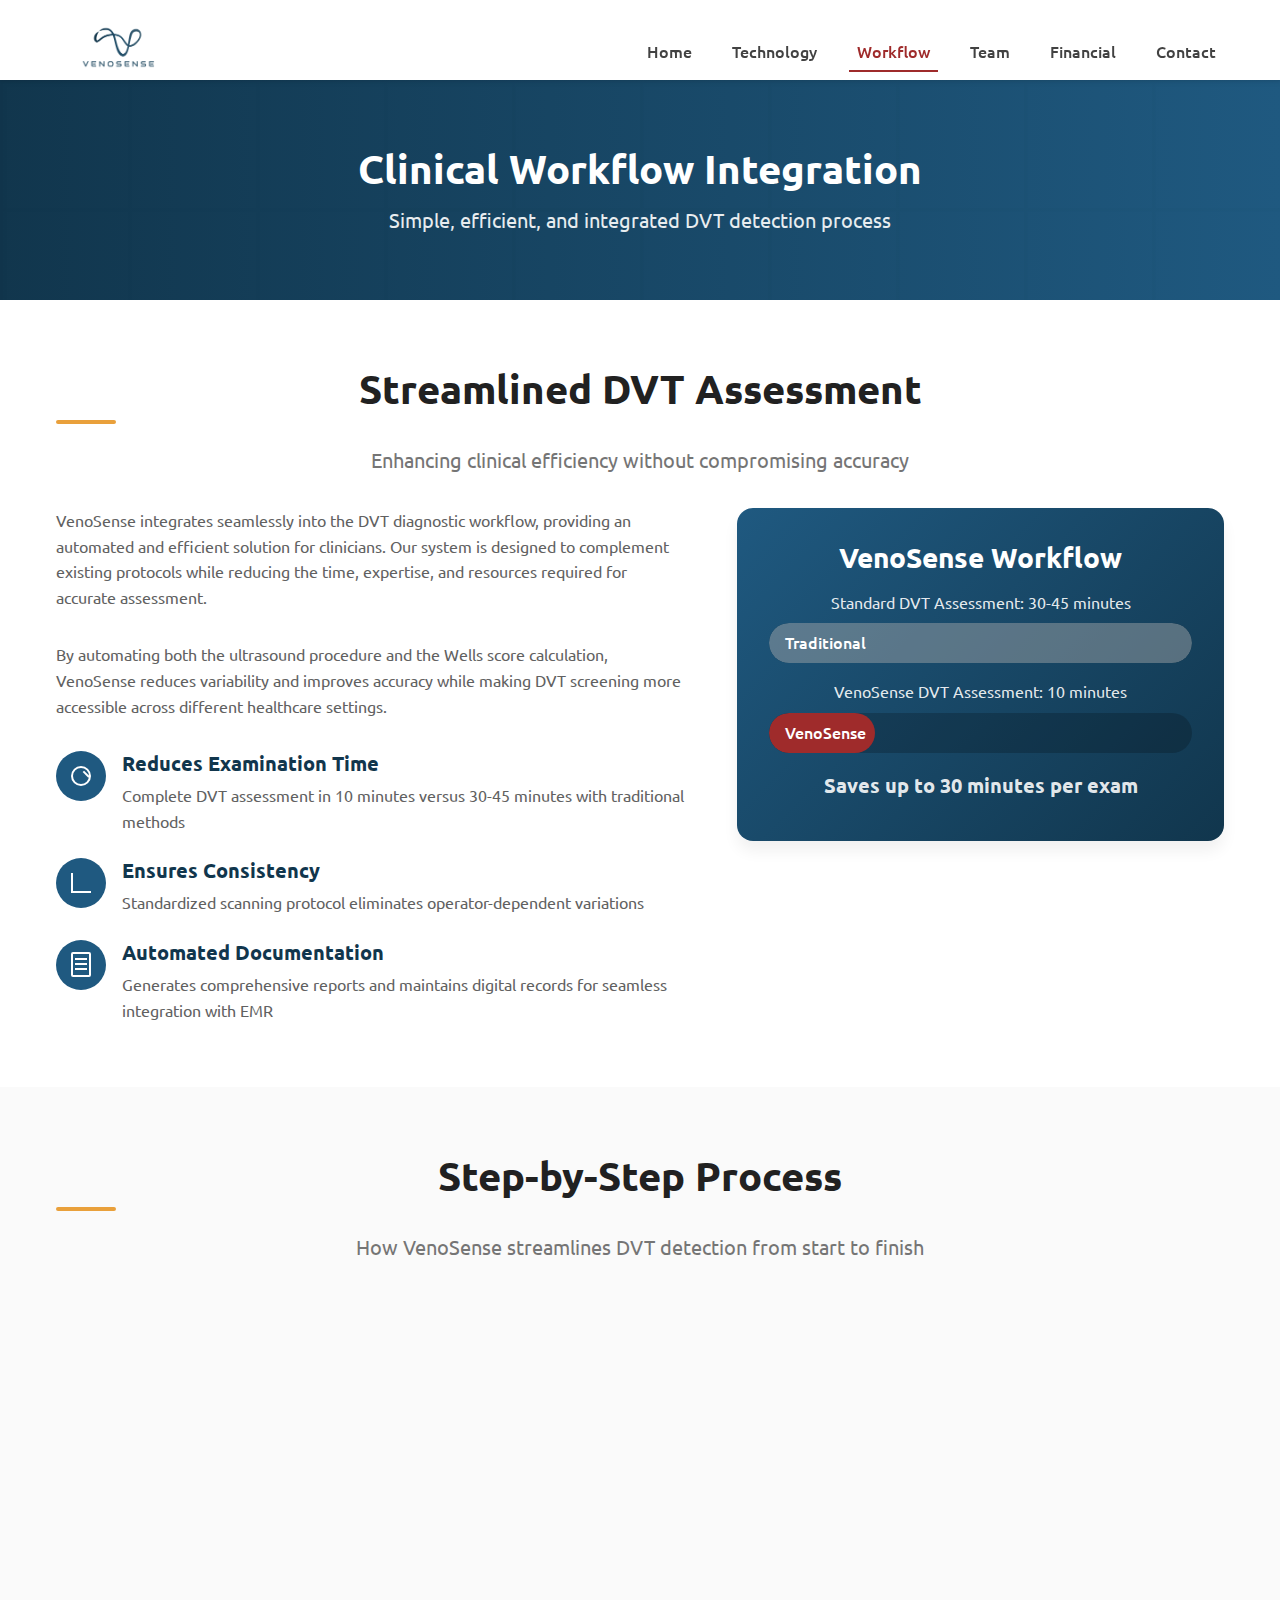
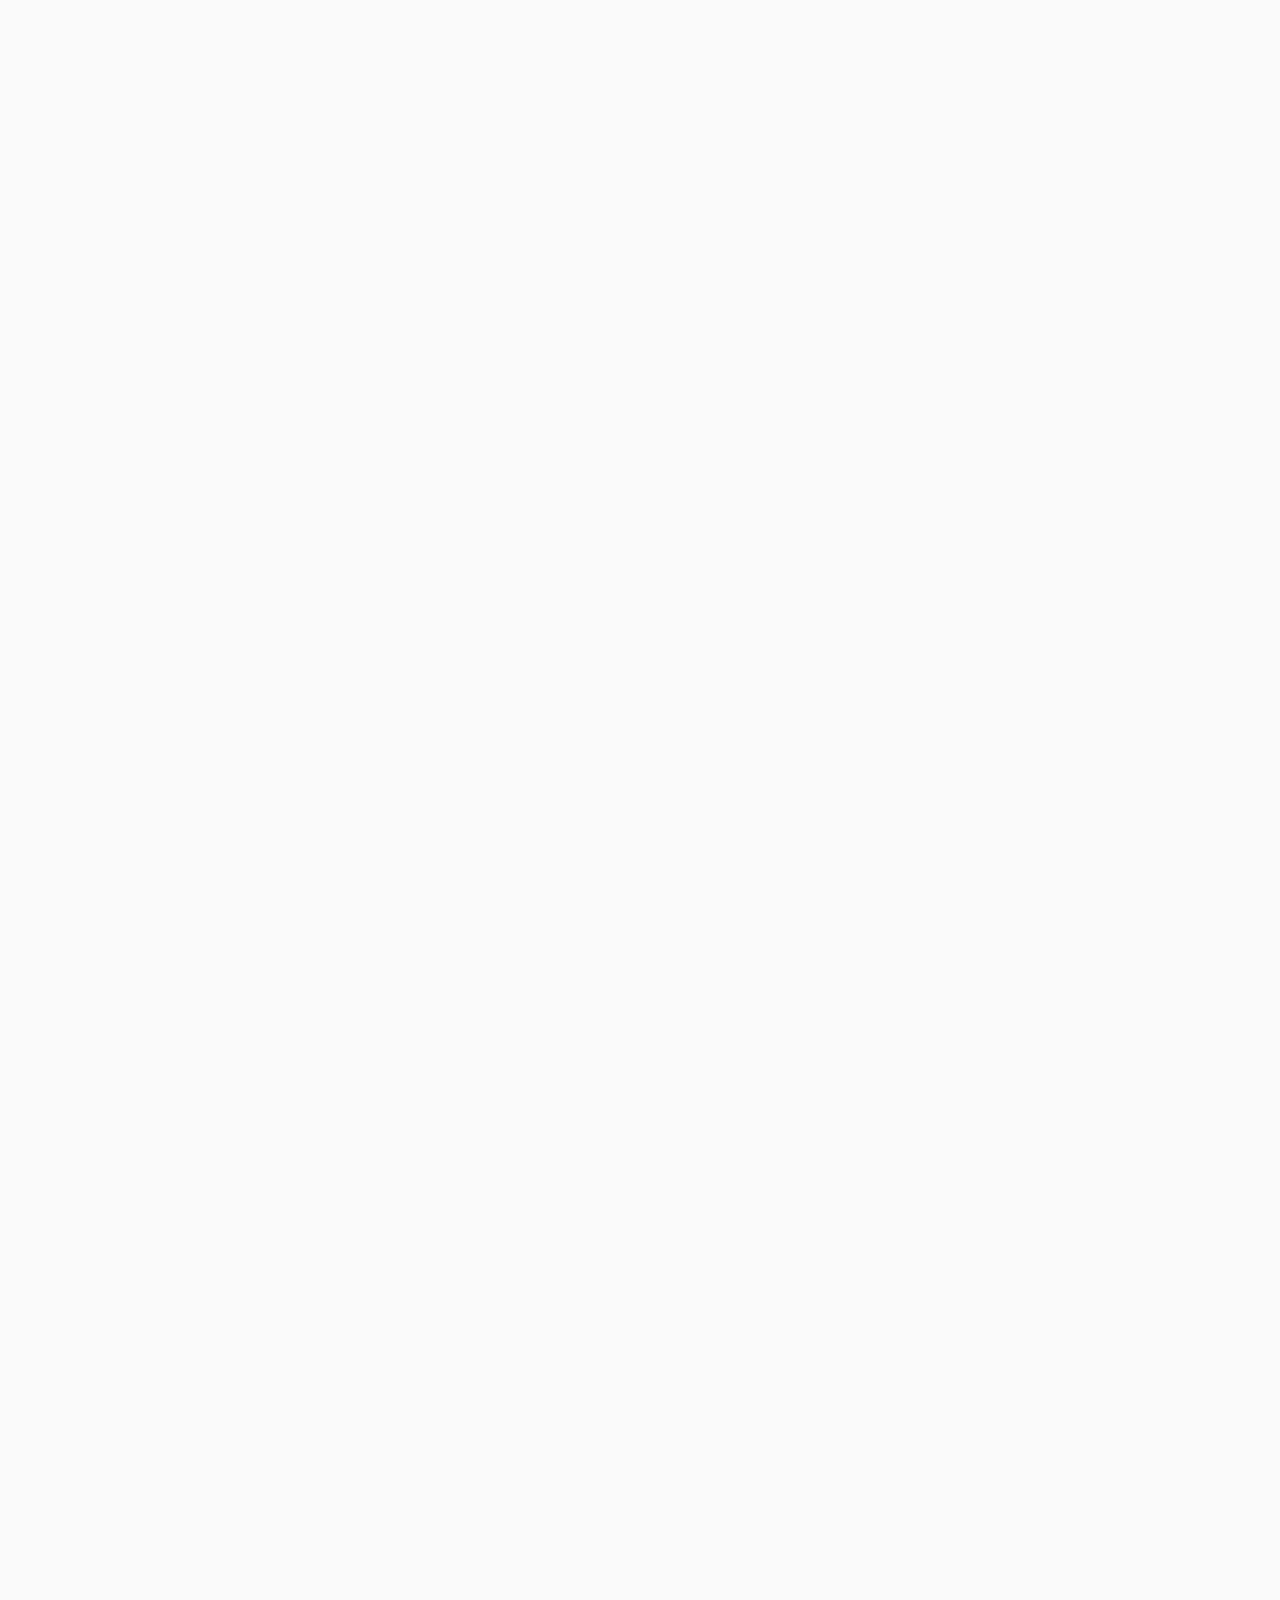
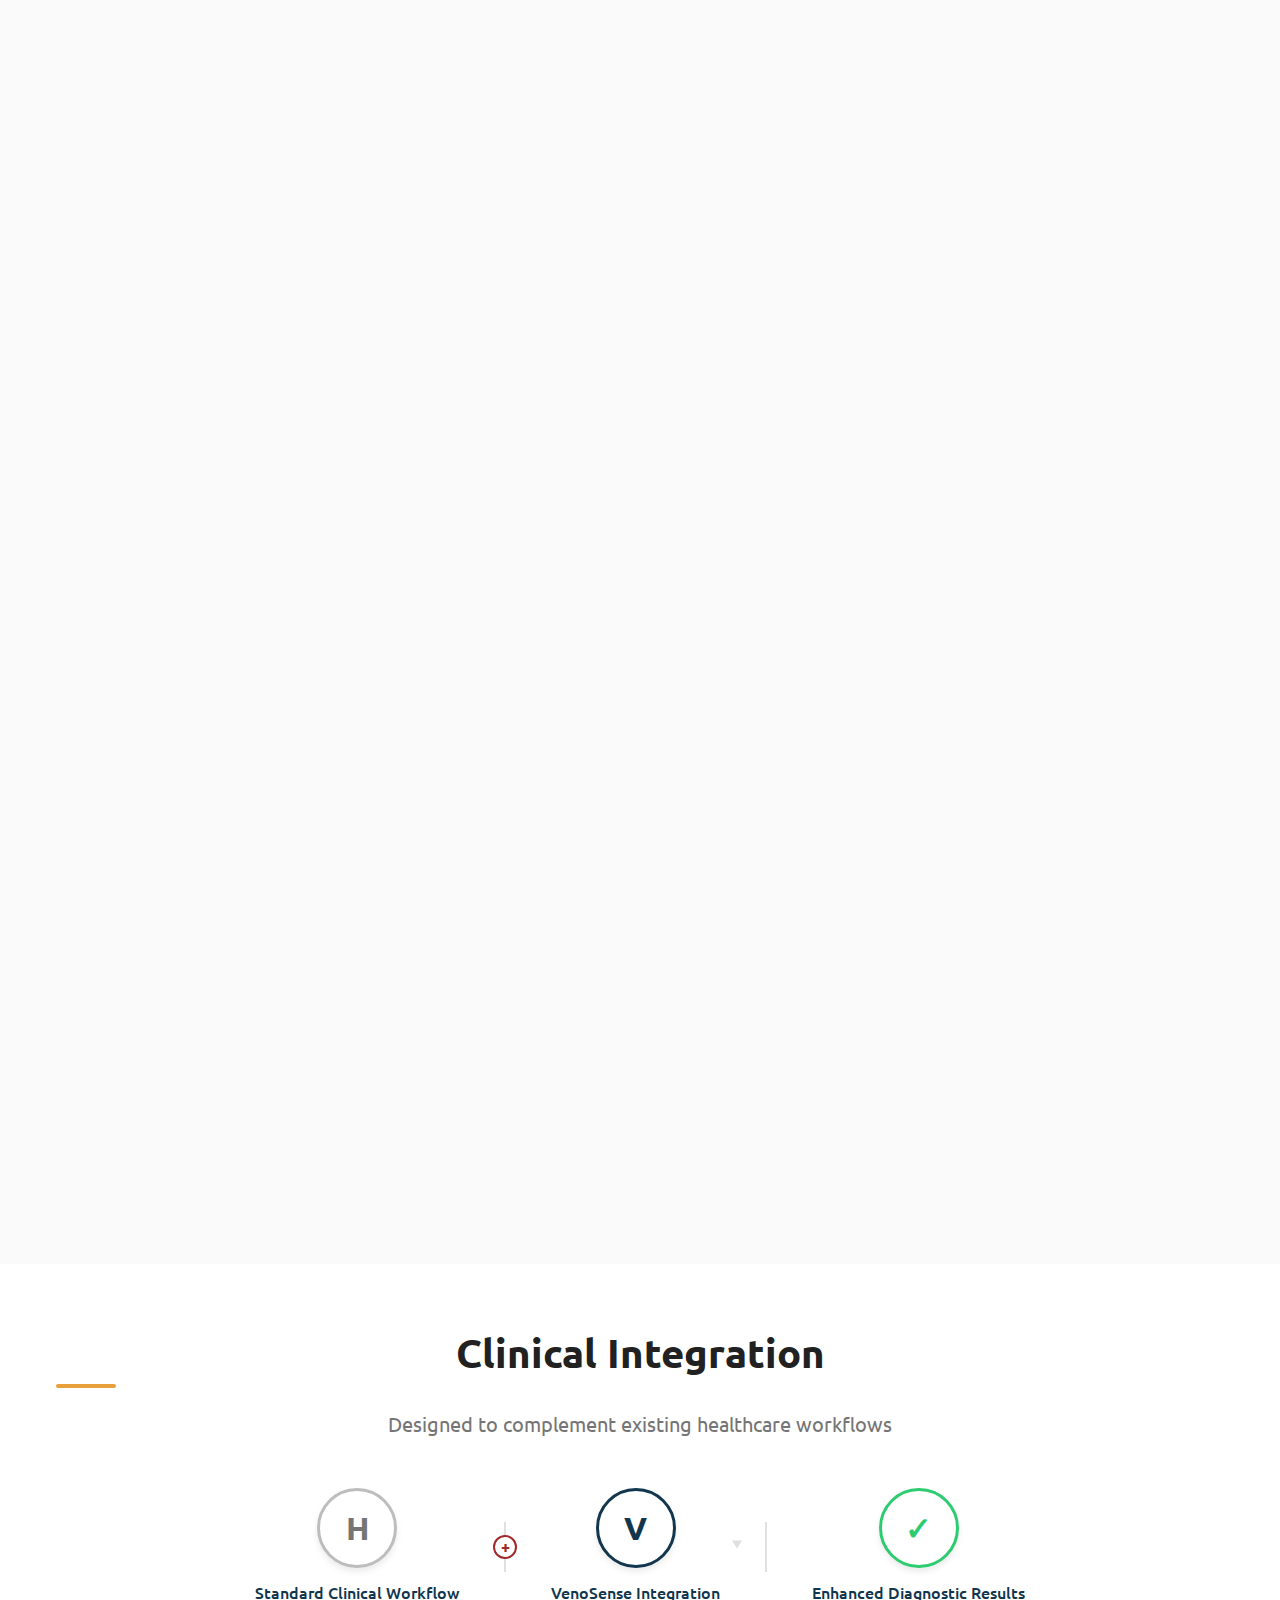
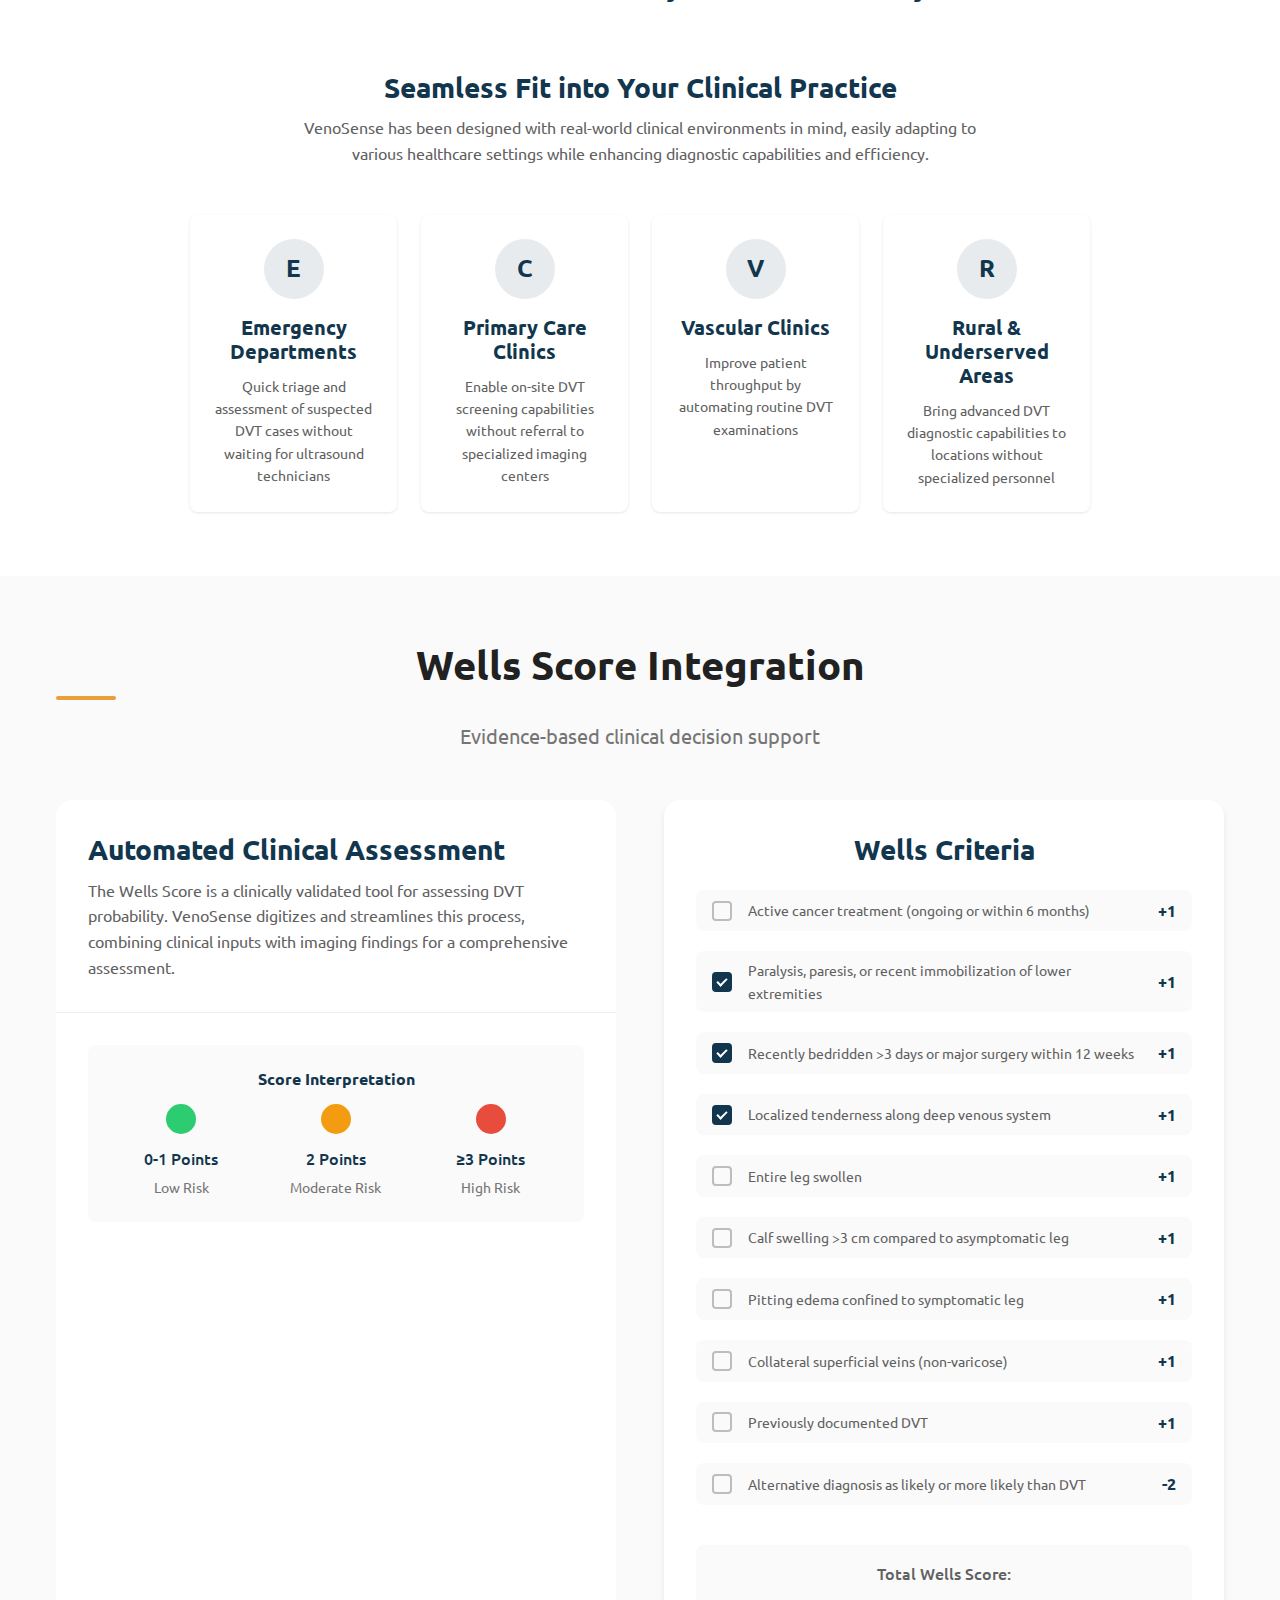
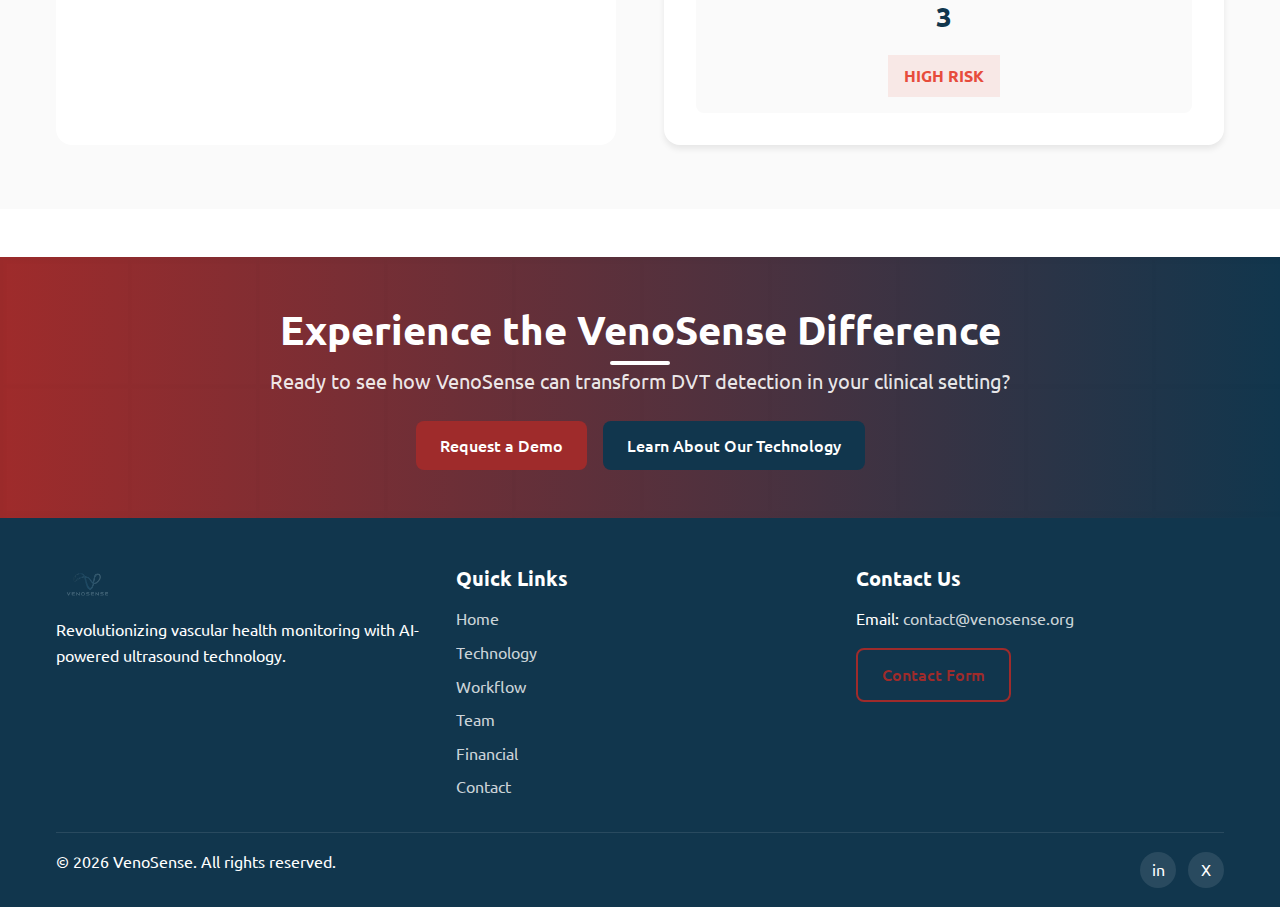
<file: workflow.html>
<!DOCTYPE html>
<html lang="en">
<head>
    <meta charset="UTF-8">
    <meta name="viewport" content="width=device-width, initial-scale=1.0">
    <title>VenoSense Clinical Workflow - Streamlined DVT Detection Process</title>
    
    <!-- SEO Meta Tags -->
    <meta name="description" content="Discover how VenoSense integrates into clinical workflows to streamline DVT detection with automated ultrasound and AI-powered analysis.">
    <meta name="keywords" content="VenoSense workflow, DVT detection process, automated ultrasound workflow, clinical DVT screening, Wells score calculation">
    
    <!-- Open Graph / Social Media -->
    <meta property="og:title" content="VenoSense Clinical Workflow">
    <meta property="og:description" content="Streamlined DVT detection workflow with automated ultrasound and AI integration.">
    <meta property="og:image" content="assets/images/og-image.jpg">
    <meta property="og:url" content="https://venosense.org/workflow">
    
    <!-- Stylesheets -->
    <link rel="preconnect" href="https://fonts.googleapis.com">
    <link rel="preconnect" href="https://fonts.gstatic.com" crossorigin>
    <link href="https://fonts.googleapis.com/css2?family=Ubuntu:wght@400;500;700&display=swap" rel="stylesheet">
    <link rel="stylesheet" href="./assets/css/styles.css">
    <link rel="stylesheet" href="./assets/css/workflow.css">
    
    <!-- JavaScript files -->
    <script src="./assets/js/main.js" defer></script>
    
    <!-- Favicon -->
    <link rel="icon" href="./assets/images/favicon.ico">
</head>
<body>
    <!-- Site Header -->
    <header class="site-header">
        <div class="container site-header__inner">
            <a href="index.html" class="site-header__logo">
                <img src="assets/images/Logo.png" alt="VenoSense Logo">
            </a>
            
            <button class="site-header__menu-toggle" id="menu-toggle" aria-label="Toggle Navigation">
                <span></span>
                <span></span>
                <span></span>
            </button>
            
            <nav class="site-nav" id="site-nav">
                <ul class="site-nav__menu">
                    <li><a href="index.html" class="site-nav__link">Home</a></li>
                    <li><a href="technology.html" class="site-nav__link">Technology</a></li>
                    <li><a href="workflow.html" class="site-nav__link active">Workflow</a></li>
                    <li><a href="team.html" class="site-nav__link">Team</a></li>
                    <li><a href="financial.html" class="site-nav__link">Financial</a></li>
                    <li><a href="contact.html" class="site-nav__link">Contact</a></li>
                </ul>
            </nav>
        </div>
    </header>

    <main>
        <!-- Page Header -->
        <section class="page-header">
            <div class="container page-header__content">
                <h1>Clinical Workflow Integration</h1>
                <p>Simple, efficient, and integrated DVT detection process</p>
            </div>
        </section>
        
        <!-- Workflow Overview -->
        <section class="section">
            <div class="container">
                <div class="text-center">
                    <h2>Streamlined DVT Assessment</h2>
                    <p class="subtitle">Enhancing clinical efficiency without compromising accuracy</p>
                </div>
                
                <div class="workflow-overview">
                    <div class="workflow-overview__content">
                        <p>
                            VenoSense integrates seamlessly into the DVT diagnostic workflow, providing an automated and efficient solution for clinicians. Our system is designed to complement existing protocols while reducing the time, expertise, and resources required for accurate assessment.
                        </p>
                        <p>
                            By automating both the ultrasound procedure and the Wells score calculation, VenoSense reduces variability and improves accuracy while making DVT screening more accessible across different healthcare settings.
                        </p>
                        
                        <div class="workflow-benefits">
                            <div class="workflow-benefit">
                                <div class="workflow-benefit__icon">
                                    <span class="icon-clock"></span>
                                </div>
                                <div class="workflow-benefit__content">
                                    <h3>Reduces Examination Time</h3>
                                    <p>Complete DVT assessment in 10 minutes versus 30-45 minutes with traditional methods</p>
                                </div>
                            </div>
                            
                            <div class="workflow-benefit">
                                <div class="workflow-benefit__icon">
                                    <span class="icon-chart"></span>
                                </div>
                                <div class="workflow-benefit__content">
                                    <h3>Ensures Consistency</h3>
                                    <p>Standardized scanning protocol eliminates operator-dependent variations</p>
                                </div>
                            </div>
                            
                            <div class="workflow-benefit">
                                <div class="workflow-benefit__icon">
                                    <span class="icon-document"></span>
                                </div>
                                <div class="workflow-benefit__content">
                                    <h3>Automated Documentation</h3>
                                    <p>Generates comprehensive reports and maintains digital records for seamless integration with EMR</p>
                                </div>
                            </div>
                        </div>
                    </div>
                    
                    <div class="workflow-overview__visual">
                        <div class="workflow-banner">
                            <div class="workflow-banner__content">
                                <h3>VenoSense Workflow</h3>
                                <p>Standard DVT Assessment: 30-45 minutes</p>
                                <div class="time-bar standard">
                                    <span class="time-label">Traditional</span>
                                    <div class="time-fill"></div>
                                </div>
                                <p>VenoSense DVT Assessment: 10 minutes</p>
                                <div class="time-bar venosense">
                                    <span class="time-label">VenoSense</span>
                                    <div class="time-fill"></div>
                                </div>
                                <p class="savings-text">Saves up to 30 minutes per exam</p>
                            </div>
                        </div>
                    </div>
                </div>
            </div>
        </section>
        
        <!-- Step by Step Process - Completely Redesigned -->
        <section class="section bg-light">
            <div class="container">
                <div class="text-center">
                    <h2>Step-by-Step Process</h2>
                    <p class="subtitle">How VenoSense streamlines DVT detection from start to finish</p>
                </div>
                
                <div class="process-timeline">
                    <div class="process-step">
                        <div class="process-step__marker">
                            <span class="process-step__number">1</span>
                        </div>
                        <div class="process-step__content">
                            <div class="process-step__header">
                                <h3>Patient Information & Risk Assessment</h3>
                            </div>
                            <div class="process-step__body">
                                <p>Input basic patient information and answer clinical questions for initial Wells score assessment to determine pre-test probability of DVT.</p>
                                <div class="process-step__visual">
                                    <div class="patient-form">
                                        <div class="form-header">
                                            <div class="form-title">Patient Assessment</div>
                                        </div>
                                        <div class="form-field">
                                            <div class="field-label"></div>
                                            <div class="field-input"></div>
                                        </div>
                                        <div class="form-field">
                                            <div class="field-label"></div>
                                            <div class="field-radio checked"></div>
                                        </div>
                                        <div class="form-field">
                                            <div class="field-label"></div>
                                            <div class="field-radio"></div>
                                        </div>
                                        <div class="form-buttons">
                                            <div class="form-button primary"></div>
                                        </div>
                                    </div>
                                </div>
                            </div>
                        </div>
                    </div>
                    
                    <div class="process-step">
                        <div class="process-step__marker">
                            <span class="process-step__number">2</span>
                        </div>
                        <div class="process-step__content">
                            <div class="process-step__header">
                                <h3>Device Positioning & Setup</h3>
                            </div>
                            <div class="process-step__body">
                                <p>The VenoSense device is positioned on the patient's leg using the ergonomic attachment system, ensuring proper alignment for the automated scan.</p>
                                <div class="process-step__visual">
                                    <div class="device-setup">
                                        <div class="leg-outline"></div>
                                        <div class="device-outline"></div>
                                        <div class="alignment-indicator">
                                            <span class="alignment-dot"></span>
                                            <span class="alignment-dot"></span>
                                            <span class="alignment-dot active"></span>
                                        </div>
                                        <div class="alignment-text">Device Positioned</div>
                                    </div>
                                </div>
                            </div>
                        </div>
                    </div>
                    
                    <div class="process-step">
                        <div class="process-step__marker">
                            <span class="process-step__number">3</span>
                        </div>
                        <div class="process-step__content">
                            <div class="process-step__header">
                                <h3>Automated Ultrasound Scan</h3>
                            </div>
                            <div class="process-step__body">
                                <p>The system automatically performs a comprehensive venous ultrasound examination, capturing images at standardized locations along the lower extremity veins.</p>
                                <div class="process-step__visual">
                                    <div class="scan-progress">
                                        <div class="scan-header">Scan in Progress</div>
                                        <div class="scan-visualization">
                                            <div class="leg-scan">
                                                <div class="scan-track"></div>
                                                <div class="scan-cursor"></div>
                                                <div class="scan-point completed" style="top: 20%; left: 50%"></div>
                                                <div class="scan-point completed" style="top: 35%; left: 50%"></div>
                                                <div class="scan-point active" style="top: 50%; left: 50%"></div>
                                                <div class="scan-point" style="top: 65%; left: 50%"></div>
                                                <div class="scan-point" style="top: 80%; left: 50%"></div>
                                            </div>
                                        </div>
                                        <div class="scan-progress-bar">
                                            <div class="progress-track"></div>
                                            <div class="progress-fill"></div>
                                        </div>
                                        <div class="scan-info">
                                            <span>60% Complete</span>
                                            <span>Estimated time: 2:15</span>
                                        </div>
                                    </div>
                                </div>
                            </div>
                        </div>
                    </div>
                    
                    <div class="process-step">
                        <div class="process-step__marker">
                            <span class="process-step__number">4</span>
                        </div>
                        <div class="process-step__content">
                            <div class="process-step__header">
                                <h3>AI-Powered Image Analysis</h3>
                            </div>
                            <div class="process-step__body">
                                <p>VenoSense's proprietary algorithm analyzes the captured images in real-time, identifying venous obstruction, abnormal compressibility, and other DVT indicators.</p>
                                <div class="process-step__visual">
                                    <div class="ai-analysis">
                                        <div class="analysis-header">AI Analysis</div>
                                        <div class="analysis-visualization">
                                            <div class="vein-graphic">
                                                <div class="vein-path"></div>
                                                <div class="vein-block"></div>
                                                <div class="detection-highlight"></div>
                                            </div>
                                        </div>
                                        <div class="analysis-metrics">
                                            <div class="metric">
                                                <div class="metric-label">Compressibility</div>
                                                <div class="metric-value critical">23%</div>
                                            </div>
                                            <div class="metric">
                                                <div class="metric-label">Flow Detection</div>
                                                <div class="metric-value critical">Limited</div>
                                            </div>
                                            <div class="metric">
                                                <div class="metric-label">Confidence</div>
                                                <div class="metric-value">96%</div>
                                            </div>
                                        </div>
                                    </div>
                                </div>
                            </div>
                        </div>
                    </div>
                    
                    <div class="process-step">
                        <div class="process-step__marker">
                            <span class="process-step__number">5</span>
                        </div>
                        <div class="process-step__content">
                            <div class="process-step__header">
                                <h3>Results & Report Generation</h3>
                            </div>
                            <div class="process-step__body">
                                <p>The system generates a comprehensive report combining the Wells score assessment and ultrasound findings, with clear indication of DVT probability.</p>
                                <div class="process-step__visual">
                                    <div class="report-preview">
                                        <div class="report-header">
                                            <div class="report-title">DVT Assessment Report</div>
                                        </div>
                                        <div class="report-alert critical">
                                            <span>High DVT Probability</span>
                                        </div>
                                        <div class="report-section">
                                            <div class="section-title">Wells Score: 4 (High Risk)</div>
                                            <div class="section-content">
                                                <div class="content-line"></div>
                                                <div class="content-line short"></div>
                                            </div>
                                        </div>
                                        <div class="report-section">
                                            <div class="section-title">Ultrasound Findings</div>
                                            <div class="section-content">
                                                <div class="content-line"></div>
                                                <div class="content-line"></div>
                                                <div class="content-line short"></div>
                                            </div>
                                        </div>
                                        <div class="report-actions">
                                            <div class="report-button primary"></div>
                                            <div class="report-button secondary"></div>
                                        </div>
                                    </div>
                                </div>
                            </div>
                        </div>
                    </div>
                </div>
            </div>
        </section>
        
        <!-- Clinical Integration Section - Redesigned -->
        <section class="section">
            <div class="container">
                <div class="text-center">
                    <h2>Clinical Integration</h2>
                    <p class="subtitle">Designed to complement existing healthcare workflows</p>
                </div>
                
                <div class="integration-showcase">
                    <div class="integration-flow">
                        <div class="integration-step">
                            <div class="integration-icon standard">
                                <span class="icon-hospital"></span>
                            </div>
                            <div class="integration-label">Standard Clinical Workflow</div>
                        </div>
                        <div class="integration-connector">
                            <div class="connector-line"></div>
                            <div class="connector-plus">+</div>
                        </div>
                        <div class="integration-step">
                            <div class="integration-icon venosense">
                                <span class="icon-device"></span>
                            </div>
                            <div class="integration-label">VenoSense Integration</div>
                        </div>
                        <div class="integration-connector">
                            <div class="connector-line"></div>
                            <div class="connector-arrow"></div>
                        </div>
                        <div class="integration-step">
                            <div class="integration-icon result">
                                <span class="icon-result"></span>
                            </div>
                            <div class="integration-label">Enhanced Diagnostic Results</div>
                        </div>
                    </div>
                    
                    <div class="integration-details">
                        <div class="integration-intro">
                            <h3>Seamless Fit into Your Clinical Practice</h3>
                            <p>VenoSense has been designed with real-world clinical environments in mind, easily adapting to various healthcare settings while enhancing diagnostic capabilities and efficiency.</p>
                        </div>
                        
                        <div class="settings-cards">
                            <div class="setting-card">
                                <div class="setting-icon">
                                    <span class="icon-emergency"></span>
                                </div>
                                <h4>Emergency Departments</h4>
                                <p>Quick triage and assessment of suspected DVT cases without waiting for ultrasound technicians</p>
                            </div>
                            
                            <div class="setting-card">
                                <div class="setting-icon">
                                    <span class="icon-clinic"></span>
                                </div>
                                <h4>Primary Care Clinics</h4>
                                <p>Enable on-site DVT screening capabilities without referral to specialized imaging centers</p>
                            </div>
                            
                            <div class="setting-card">
                                <div class="setting-icon">
                                    <span class="icon-vascular"></span>
                                </div>
                                <h4>Vascular Clinics</h4>
                                <p>Improve patient throughput by automating routine DVT examinations</p>
                            </div>
                            
                            <div class="setting-card">
                                <div class="setting-icon">
                                    <span class="icon-rural"></span>
                                </div>
                                <h4>Rural & Underserved Areas</h4>
                                <p>Bring advanced DVT diagnostic capabilities to locations without specialized personnel</p>
                            </div>
                        </div>
                    </div>
                </div>
            </div>
        </section>
        
        <!-- Wells Score Explanation - Completely Redesigned -->
        <section class="section bg-light">
            <div class="container">
                <div class="text-center">
                    <h2>Wells Score Integration</h2>
                    <p class="subtitle">Evidence-based clinical decision support</p>
                </div>
                
                <div class="wells-module">
                    <div class="wells-explanation">
                        <div class="wells-intro">
                            <h3>Automated Clinical Assessment</h3>
                            <p>
                                The Wells Score is a clinically validated tool for assessing DVT probability. VenoSense digitizes and streamlines this process, combining clinical inputs with imaging findings for a comprehensive assessment.
                            </p>
                        </div>
                        
                        <div class="wells-interpretation">
                            <div class="interpretation-box">
                                <h4>Score Interpretation</h4>
                                <div class="interpretation-levels">
                                    <div class="level">
                                        <div class="level-marker low"></div>
                                        <div class="level-details">
                                            <div class="level-score">0-1 Points</div>
                                            <div class="level-risk">Low Risk</div>
                                        </div>
                                    </div>
                                    <div class="level">
                                        <div class="level-marker moderate"></div>
                                        <div class="level-details">
                                            <div class="level-score">2 Points</div>
                                            <div class="level-risk">Moderate Risk</div>
                                        </div>
                                    </div>
                                    <div class="level">
                                        <div class="level-marker high"></div>
                                        <div class="level-details">
                                            <div class="level-score">≥3 Points</div>
                                            <div class="level-risk">High Risk</div>
                                        </div>
                                    </div>
                                </div>
                            </div>
                        </div>
                    </div>
                    
                    <div class="wells-calculator">
                        <h3>Wells Criteria</h3>
                        
                        <div class="criteria-list">
                            <div class="criterion">
                                <div class="criterion-check"></div>
                                <div class="criterion-text">Active cancer treatment (ongoing or within 6 months)</div>
                                <div class="criterion-points">+1</div>
                            </div>
                            <div class="criterion">
                                <div class="criterion-check checked"></div>
                                <div class="criterion-text">Paralysis, paresis, or recent immobilization of lower extremities</div>
                                <div class="criterion-points">+1</div>
                            </div>
                            <div class="criterion">
                                <div class="criterion-check checked"></div>
                                <div class="criterion-text">Recently bedridden >3 days or major surgery within 12 weeks</div>
                                <div class="criterion-points">+1</div>
                            </div>
                            <div class="criterion">
                                <div class="criterion-check checked"></div>
                                <div class="criterion-text">Localized tenderness along deep venous system</div>
                                <div class="criterion-points">+1</div>
                            </div>
                            <div class="criterion">
                                <div class="criterion-check"></div>
                                <div class="criterion-text">Entire leg swollen</div>
                                <div class="criterion-points">+1</div>
                            </div>
                            <div class="criterion">
                                <div class="criterion-check"></div>
                                <div class="criterion-text">Calf swelling >3 cm compared to asymptomatic leg</div>
                                <div class="criterion-points">+1</div>
                            </div>
                            <div class="criterion">
                                <div class="criterion-check"></div>
                                <div class="criterion-text">Pitting edema confined to symptomatic leg</div>
                                <div class="criterion-points">+1</div>
                            </div>
                            <div class="criterion">
                                <div class="criterion-check"></div>
                                <div class="criterion-text">Collateral superficial veins (non-varicose)</div>
                                <div class="criterion-points">+1</div>
                            </div>
                            <div class="criterion">
                                <div class="criterion-check"></div>
                                <div class="criterion-text">Previously documented DVT</div>
                                <div class="criterion-points">+1</div>
                            </div>
                            <div class="criterion">
                                <div class="criterion-check"></div>
                                <div class="criterion-text">Alternative diagnosis as likely or more likely than DVT</div>
                                <div class="criterion-points">-2</div>
                            </div>
                        </div>
                        
                        <div class="calculator-result">
                            <div class="result-label">Total Wells Score:</div>
                            <div class="result-score">3</div>
                            <div class="result-assessment high">HIGH RISK</div>
                        </div>
                    </div>
                </div>
            </div>
        </section>
        
        <!-- CTA Section -->
        <section class="cta-section">
            <div class="container">
                <div class="cta-content text-center">
                    <h2>Experience the VenoSense Difference</h2>
                    <p>Ready to see how VenoSense can transform DVT detection in your clinical setting?</p>
                    <div class="cta-buttons">
                        <a href="contact.html" class="btn btn--primary">Request a Demo</a>
                        <a href="technology.html" class="btn btn--secondary">Learn About Our Technology</a>
                    </div>
                </div>
            </div>
        </section>
    </main>
    
    <!-- Site Footer -->
    <footer class="site-footer">
        <div class="container">
            <div class="site-footer__grid">
                <div class="site-footer__brand">
                    <img src="assets/images/Logo.png" alt="VenoSense Logo" class="site-footer__logo">
                    <p>Revolutionizing vascular health monitoring with AI-powered ultrasound technology.</p>
                </div>
                
                <div class="site-footer__nav">
                    <h3>Quick Links</h3>
                    <ul class="site-footer__menu">
                        <li><a href="index.html" class="site-footer__link">Home</a></li>
                        <li><a href="technology.html" class="site-footer__link">Technology</a></li>
                        <li><a href="workflow.html" class="site-footer__link">Workflow</a></li>
                        <li><a href="team.html" class="site-footer__link">Team</a></li>
                        <li><a href="financial.html" class="site-footer__link">Financial</a></li>
                        <li><a href="contact.html" class="site-footer__link">Contact</a></li>
                    </ul>
                </div>
                
                <div class="site-footer__contact">
                    <h3>Contact Us</h3>
                    <p>Email: <a href="mailto:contact@venosense.org" class="site-footer__link">contact@venosense.org</a></p>
                    <a href="contact.html" class="btn btn--outline">Contact Form</a>
                </div>
            </div>
            
            <div class="site-footer__bottom">
                <p>&copy; <span id="current-year">2023</span> VenoSense. All rights reserved.</p>
                
                <div class="site-footer__social">
                    <a href="https://www.linkedin.com/company/veno-sense/" target="_blank" rel="noopener" aria-label="LinkedIn" class="social-icon">
                        <span class="social-icon-text">in</span>
                    </a>
                    <a href="#" aria-label="Twitter" class="social-icon">
                        <span class="social-icon-text">X</span>
                    </a>
                </div>
            </div>
        </div>
    </footer>
    
    <script>
        // Update copyright year
        document.getElementById('current-year').textContent = new Date().getFullYear();
        
        // Animation for process steps
        document.addEventListener('DOMContentLoaded', function() {
            const processSteps = document.querySelectorAll('.process-step');
            const observer = new IntersectionObserver((entries) => {
                entries.forEach(entry => {
                    if (entry.isIntersecting) {
                        entry.target.classList.add('active');
                    }
                });
            }, {
                threshold: 0.2,
                rootMargin: '0px 0px -100px 0px'
            });
            
            processSteps.forEach(step => {
                observer.observe(step);
            });
        });
    </script>
</body>
</html>
</file>
<file: assets/css/styles.css>
/**
 * VenoSense - Unified Stylesheet
 * Modern, clean design system for the entire website
 */

/* ===== CSS VARIABLES / DESIGN TOKENS ===== */
:root {
  /* Brand Colors */
  --primary: #9f2b2b; /* Deep red */
  --primary-light: #ca4c4c;
  --primary-dark: #7a1e1e;
  
  --secondary: #11364d; /* Deep blue */
  --secondary-light: #1f5980;
  --secondary-dark: #0a2434;
  
  --accent: #e9a03b; /* Gold accent */
  
  /* Neutral Colors */
  --gray-900: #212121; /* Headings */
  --gray-800: #424242; /* Body text */
  --gray-700: #616161;
  --gray-600: #757575;
  --gray-500: #9e9e9e; /* Placeholders */
  --gray-400: #bdbdbd;
  --gray-300: #e0e0e0; /* Borders */
  --gray-200: #eeeeee; /* Light backgrounds */
  --gray-100: #f5f5f5; /* Background hover */
  --gray-50: #fafafa;  /* Page background */
  
  --white: #ffffff;
  
  /* Feedback Colors */
  --success: #2ecc71;
  --warning: #f39c12;
  --error: #e74c3c;
  --info: #3498db;
  
  /* Typography */
  --font-primary: 'Ubuntu', sans-serif;
  --font-secondary: 'Roboto', sans-serif;
  
  /* Font Sizes */
  --text-xs: 0.75rem;    /* 12px */
  --text-sm: 0.875rem;   /* 14px */
  --text-base: 1rem;     /* 16px */
  --text-md: 1.125rem;   /* 18px */
  --text-lg: 1.25rem;    /* 20px */
  --text-xl: 1.5rem;     /* 24px */
  --text-2xl: 1.75rem;   /* 28px */
  --text-3xl: 2rem;      /* 32px */
  --text-4xl: 2.5rem;    /* 40px */
  --text-5xl: 3rem;      /* 48px */
  
  /* Spacing */
  --space-1: 0.25rem;   /* 4px */
  --space-2: 0.5rem;    /* 8px */
  --space-3: 0.75rem;   /* 12px */
  --space-4: 1rem;      /* 16px */
  --space-5: 1.5rem;    /* 24px */
  --space-6: 2rem;      /* 32px */
  --space-8: 3rem;      /* 48px */
  --space-10: 4rem;     /* 64px */
  --space-12: 6rem;     /* 96px */
  
  /* Border Radius */
  --radius-sm: 0.25rem;  /* 4px */
  --radius-md: 0.5rem;   /* 8px */
  --radius-lg: 1rem;     /* 16px */
  --radius-full: 9999px;
  
  /* Shadows */
  --shadow-sm: 0 1px 3px rgba(0, 0, 0, 0.1);
  --shadow-md: 0 4px 6px rgba(0, 0, 0, 0.08);
  --shadow-lg: 0 10px 15px rgba(0, 0, 0, 0.06);
  --shadow-xl: 0 20px 25px rgba(0, 0, 0, 0.05);
  --shadow-outline: 0 0 0 3px rgba(159, 43, 43, 0.25);
  
  /* Transitions */
  --transition-fast: 150ms ease-in-out;
  --transition-normal: 300ms ease-in-out;
  
  /* Layout */
  --container-width: 1200px;
  --header-height: 80px;
  --header-height-mobile: 60px;
  
  /* Z-index layers */
  --z-behind: -1;
  --z-normal: 1;
  --z-above: 10;
  --z-header: 100;
  --z-modal: 300;
}

/* ===== RESET & BASE STYLES ===== */
*,
*::before,
*::after {
  box-sizing: border-box;
  margin: 0;
  padding: 0;
}

html {
  font-size: 16px;
  scroll-behavior: smooth;
  height: 100%;
}

body {
  font-family: var(--font-primary);
  font-size: var(--text-base);
  line-height: 1.6;
  color: var(--gray-800);
  background-color: var(--white);
  min-height: 100vh;
  display: flex;
  flex-direction: column;
  -webkit-font-smoothing: antialiased;
  -moz-osx-font-smoothing: grayscale;
}

main {
  flex: 1 0 auto;
}

img, svg {
  max-width: 100%;
  height: auto;
  vertical-align: middle;
}

/* ===== TYPOGRAPHY ===== */
h1, h2, h3, h4, h5, h6 {
  margin-bottom: var(--space-4);
  line-height: 1.2;
  font-weight: 700;
  color: var(--gray-900);
}

h1 {
  font-size: var(--text-5xl);
}

h2 {
  font-size: var(--text-4xl);
  position: relative;
  margin-bottom: var(--space-6);
}

h2::after {
  content: '';
  position: absolute;
  left: 0;
  bottom: -12px;
  height: 4px;
  width: 60px;
  background-color: var(--accent);
  border-radius: var(--radius-full);
}

h3 {
  font-size: var(--text-2xl);
}

p {
  margin-bottom: var(--space-4);
}

a {
  color: var(--primary);
  text-decoration: none;
  transition: color var(--transition-normal);
}

a:hover {
  color: var(--primary-dark);
}

.text-center {
  text-align: center;
}

/* ===== LAYOUT ===== */
.container {
  width: 100%;
  max-width: var(--container-width);
  margin-left: auto;
  margin-right: auto;
  padding-left: var(--space-4);
  padding-right: var(--space-4);
}

.section {
  padding: var(--space-10) 0;
}

.section--sm {
  padding: var(--space-6) 0;
}

.bg-light {
  background-color: var(--gray-50);
}

.bg-primary {
  background-color: var(--primary);
  color: var(--white);
}

.bg-secondary {
  background-color: var(--secondary);
  color: var(--white);
}

/* ===== HEADER & NAVIGATION ===== */
.site-header {
  background-color: var(--white);
  box-shadow: var(--shadow-sm);
  position: sticky;
  top: 0;
  left: 0;
  right: 0;
  z-index: var(--z-header);
  height: var(--header-height);
  transition: height var(--transition-normal);
}

.site-header__inner {
  display: flex;
  align-items: flex-start; /* Changed from center to flex-start to pin logo to top */
  justify-content: space-between;
  height: 100%;
  padding-top: var(--space-2); /* Added padding to create space at the top */
}

.site-header__logo {
  display: block;
  transition: transform var(--transition-fast);
  position: relative; /* Added position relative */
  top: var(--space-2); /* Position adjustment */
  left: var(--space-2); /* Position adjustment */
}

.site-header__logo:hover {
  transform: scale(1.05);
}

.site-header__logo img {
  height: 60px; /* Increased from 40px (50% larger) */
  width: auto;
}

/* Adjust the navigation to accommodate the larger logo */
.site-nav {
  display: flex;
  align-items: center;
  height: 100%;
  margin-top: var(--space-2); /* Add margin to align with larger logo */
}

.site-nav__menu {
  display: flex;
  list-style: none;
  gap: var(--space-5);
}

.site-nav__link {
  color: var(--gray-800);
  font-weight: 500;
  padding: var(--space-2);
  position: relative;
}

.site-nav__link::after {
  content: '';
  position: absolute;
  bottom: -2px;
  left: 0;
  width: 0;
  height: 2px;
  background-color: var(--primary);
  transition: width var(--transition-normal);
}

.site-nav__link:hover::after,
.site-nav__link:focus::after,
.site-nav__link.active::after {
  width: 100%;
}

.site-nav__link:hover,
.site-nav__link:focus,
.site-nav__link.active {
  color: var(--primary);
  text-decoration: none;
}

.site-header__menu-toggle {
  display: none; /* Ensure this is set to none for desktop */
  background: none;
  border: none;
  width: 30px;
  height: 25px;
  position: relative;
  cursor: pointer;
  z-index: var(--z-above);
}

.site-header__menu-toggle span {
  display: block;
  position: absolute;
  height: 3px;
  width: 100%;
  background: var(--primary);
  border-radius: 3px;
  opacity: 1;
  left: 0;
  transition: var(--transition-normal);
}

.site-header__menu-toggle span:nth-child(1) {
  top: 0;
}

.site-header__menu-toggle span:nth-child(2) {
  top: 10px;
}

.site-header__menu-toggle span:nth-child(3) {
  top: 20px;
}

.site-header__menu-toggle.open span:nth-child(1) {
  top: 10px;
  transform: rotate(135deg);
}

.site-header__menu-toggle.open span:nth-child(2) {
  opacity: 0;
}

.site-header__menu-toggle.open span:nth-child(3) {
  top: 10px;
  transform: rotate(-135deg);
}

/* Header & Navigation - Adding padding for hamburger button */
.site-header__menu-toggle {
  /* Override previous settings to ensure it's hidden on desktop */
  display: none;
  background: transparent;
  border: none;
  width: 32px;
  height: 32px;
  flex-direction: column;
  justify-content: space-between;
  cursor: pointer;
  padding: 3px 0;
  position: relative;
  z-index: 200;
  margin-top: 12px; /* Added padding above hamburger button */
}

.site-header__menu-toggle span {
  display: block;
  height: 3px;
  width: 100%;
  background-color: var(--secondary);
  transition: transform 0.3s cubic-bezier(0.77, 0.2, 0.05, 1),
              background 0.3s cubic-bezier(0.77, 0.2, 0.05, 1), 
              opacity 0.3s ease;
}

.site-header__menu-toggle.open span:first-child {
  transform: rotate(45deg) translate(6px, 8px);
}

.site-header__menu-toggle.open span:nth-child(2) {
  opacity: 0;
}

.site-header__menu-toggle.open span:last-child {
  transform: rotate(-45deg) translate(5px, -7px);
}

/* ===== FOOTER ===== */
.site-footer {
  background-color: var(--secondary);
  color: var(--white);
  padding: var(--space-8) 0 var(--space-4);
}

.site-footer__grid {
  display: grid;
  grid-template-columns: repeat(auto-fit, minmax(250px, 1fr));
  gap: var(--space-6);
  margin-bottom: var(--space-6);
}

.site-footer__logo {
  height: 35px;
  width: auto;
  margin-bottom: var(--space-4);
}

.site-footer h3 {
  color: var(--white);
  font-size: var(--text-lg);
  margin-bottom: var(--space-4);
  position: relative;
}

.site-footer h3::after {
  display: none;
}

.site-footer__menu {
  list-style: none;
}

.site-footer__menu li:not(:last-child) {
  margin-bottom: var(--space-2);
}

.site-footer__link {
  color: rgba(255, 255, 255, 0.8);
  transition: color var(--transition-fast);
}

.site-footer__link:hover {
  color: var(--white);
  text-decoration: none;
}

.site-footer__bottom {
  padding-top: var(--space-4);
  border-top: 1px solid rgba(255, 255, 255, 0.1);
  display: flex;
  justify-content: space-between;
  align-items: center;
  flex-wrap: wrap;
  gap: var(--space-4);
}

.site-footer__social {
  display: flex;
  gap: var(--space-3);
}

.social-icon {
  display: flex;
  align-items: center;
  justify-content: center;
  width: 36px;
  height: 36px;
  border-radius: var(--radius-full);
  background-color: rgba(255, 255, 255, 0.1);
  color: var(--white);
  transition: all var(--transition-normal);
}

.social-icon:hover {
  background-color: var(--primary);
  transform: translateY(-3px);
  text-decoration: none;
  color: var(--white);
}

/* ===== BUTTONS ===== */
.btn {
  display: inline-block;
  font-weight: 500;
  padding: var(--space-3) var(--space-5);
  border-radius: var(--radius-md);
  text-align: center;
  cursor: pointer;
  border: none;
  transition: all var(--transition-normal);
}

.btn:hover {
  transform: translateY(-2px);
  box-shadow: var(--shadow-md);
}

.btn--primary {
  background-color: var(--primary);
  color: var(--white);
}

.btn--primary:hover {
  background-color: var(--primary-dark);
  color: var(--white);
  text-decoration: none;
}

.btn--secondary {
  background-color: var(--secondary);
  color: var(--white);
}

.btn--secondary:hover {
  background-color: var(--secondary-dark);
  color: var(--white);
  text-decoration: none;
}

.btn--outline {
  background-color: transparent;
  border: 2px solid currentColor;
  color: var(--primary);
}

.btn--outline:hover {
  background-color: var(--primary);
  color: var(--white);
  border-color: var(--primary);
  text-decoration: none;
}

/* ===== PAGE HEADER ===== */
.page-header {
  background: linear-gradient(to right, var(--secondary), var(--secondary-light));
  color: var(--white);
  padding: var(--space-10) 0;
  position: relative;
  overflow: hidden;
}

.page-header::before {
  content: '';
  position: absolute;
  top: 0;
  left: 0;
  right: 0;
  bottom: 0;
  background-image: url('../images/pattern.svg'); /* Fixed path */
  background-size: cover;
  opacity: 0.05;
  z-index: 0;
}

.page-header__content {
  position: relative;
  z-index: 1;
  text-align: center;
}

.page-header h1 {
  color: var(--white);
  margin-bottom: var(--space-3);
  font-size: clamp(2rem, 5vw, var(--text-4xl));
}

.page-header p {
  font-size: clamp(1rem, 2vw, var(--text-lg));
  max-width: 700px;
  margin-left: auto;
  margin-right: auto;
  margin-bottom: 0;
  opacity: 0.9;
}

/* ===== CTA SECTION ===== */
.cta-section {
    background: linear-gradient(to right, var(--primary), var(--secondary));
    color: var(--white);
    padding: var(--space-8) 0;
    margin-top: var(--space-8);
    position: relative;
    overflow: hidden;
}

.cta-section::before {
    content: '';
    position: absolute;
    top: 0;
    left: 0;
    right: 0;
    bottom: 0;
    background-image: url('../images/pattern.svg'); /* Fixed path */
    background-size: cover;
    opacity: 0.05;
    z-index: 0;
}

.cta-content {
    position: relative;
    z-index: 1;
    max-width: 800px;
    margin: 0 auto;
}

.cta-content h2 {
    color: var(--white);
    margin-bottom: var(--space-3);
}

.cta-content h2::after {
    background-color: var(--white);
    left: 50%;
    transform: translateX(-50%);
}

.cta-content p {
    color: rgba(255, 255, 255, 0.9);
    margin-bottom: var(--space-5);
    font-size: var(--text-lg);
}

.cta-buttons {
    display: flex;
    gap: var(--space-4);
    justify-content: center;
}

/* ===== RESPONSIVE STYLES ===== */
@media (max-width: 992px) {
  h1 {
    font-size: var(--text-4xl);
  }
  
  h2 {
    font-size: var(--text-3xl);
  }
  
  .section {
    padding: var(--space-8) 0;
  }
}

@media (max-width: 768px) {
  .site-header {
    height: var(--header-height-mobile);
  }
  
  .site-header__menu-toggle {
    display: flex; /* Changed from block to flex to match the flex-direction and justify-content properties */
  }
  
  .site-nav {
    position: fixed;
    top: var(--header-height-mobile);
    left: 0;
    right: 0;
    bottom: 0;
    background-color: var(--white);
    padding: var(--space-4);
    display: none;
    z-index: var(--z-header);
    overflow-y: auto;
  }
  
  .site-nav.show {
    display: block;
  }
  
  .site-nav__menu {
    flex-direction: column;
    gap: var(--space-4);
  }
  
  .site-nav__link {
    display: block;
    font-size: var(--text-lg);
    text-align: center;
    padding: var(--space-3);
  }
  
  .page-header {
    padding: var(--space-6) 0;
  }
  
  .site-footer__bottom {
    flex-direction: column;
    text-align: center;
  }
  
  .site-footer__social {
    justify-content: center;
  }
  
  .cta-buttons {
    flex-direction: column;
    align-items: center;
    max-width: 300px;
    margin-left: auto;
    margin-right: auto;
    gap: var(--space-4);
  }
  
  .site-header__logo img {
    height: 55px; /* Slightly smaller on mobile but still larger than original */
    margin-bottom: 8px; /* Adding padding below logo on mobile */
  }
  
  .site-header__logo {
    top: var(--space-1);
    left: var(--space-1);
  }
  
  .site-header__inner {
    align-items: center; /* Better vertical alignment on mobile */
  }
  
  /* On mobile, align header items better with the added padding */
  .site-header__inner {
    padding-top: 8px;
    padding-bottom: 8px;
    align-items: flex-start; /* Align items at the top rather than center */
  }
  
  .site-header__logo img {
    margin-bottom: 8px; /* Adding padding below logo on mobile as previously requested */
  }
  
  .site-header__menu-toggle {
    margin-top: 15px; /* Increased padding for better vertical alignment on mobile */
  }
}

@media (max-width: 576px) {
  .btn {
    display: block;
    width: 100%;
  }
}
</file>
<file: assets/css/home.css>
/**
 * VenoSense - Home Page Specific Styles
 * Updated with modern hero banner, features, and CTA
 */

/* ===== HERO BANNER - NEW STANDOUT DESIGN ===== */
.hero-banner {
    position: relative;
    min-height: auto; /* Changed from 90vh to auto to better fit content */
    padding: var(--space-6) 0 var(--space-10); /* Increased bottom padding */
    color: var(--white);
    display: flex;
    align-items: center;
    overflow: hidden;
    /* Adding clean edge at bottom instead of wave */
    border-bottom: none;
}

.hero-banner__background {
    position: absolute;
    top: 0;
    left: 0;
    right: 0;
    bottom: 0;
    background: linear-gradient(135deg, var(--secondary), var(--primary));
    z-index: -2;
}

.hero-banner__overlay {
    position: absolute;
    top: 0;
    left: 0;
    right: 0;
    bottom: 0;
    background-image: url('../images/pattern.svg');
    background-size: cover;
    opacity: 0.1;
    z-index: -1;
}

.hero-banner .container {
    padding-top: var(--space-6); /* Reduced from space-10 */
    padding-bottom: var(--space-8); /* Increase bottom padding of container */
    position: relative;
    z-index: 1;
    display: grid;
    grid-template-columns: 1fr 1fr;
    align-items: center;
    gap: var(--space-8);
}

.hero-banner__title {
    text-align: left; /* Ensure text is left-aligned */
    font-size: clamp(2.2rem, 6vw, 4rem); /* Slightly reduced size */
    line-height: 1.1;
    margin-bottom: var(--space-3); /* Reduced space below title */
    color: var(--white);
    animation: fadeInUp 1s ease-out;
}

.hero-banner__subtitle {
    font-size: clamp(var(--text-md), 2vw, var(--text-xl));
    margin-bottom: var(--space-6);
    opacity: 0.9;
    animation: fadeInUp 1s ease-out 0.3s backwards;
}

.hero-banner__cta {
    display: flex;
    gap: var(--space-4);
    animation: fadeInUp 1s ease-out 0.6s backwards;
    margin-top: var(--space-4); /* Add margin to separate from text */
    position: relative;
    z-index: 10; /* Ensure buttons are clickable */
    padding-bottom: var(--space-4); /* Added padding below buttons for better clickable area */
}

.hero-banner__cta .btn {
    position: relative;
    z-index: 10;
    min-width: 160px; /* Ensure buttons have minimum width */
    text-align: center;
}

/* Fix the light button specifically */
.hero-banner__cta .btn--light {
    background-color: transparent;
    color: var(--white);
    border: 2px solid var(--white);
}

.hero-banner__cta .btn--light:hover {
    background-color: var(--white);
    color: var(--primary);
}

.hero-banner__image {
    animation: fadeIn 1.2s ease-out;
    display: flex;
    justify-content: center;
    align-items: center;
    position: relative;
    z-index: 2;
}

.floating-device {
    max-width: 100%;
    height: auto;
    filter: drop-shadow(0 10px 25px rgba(0, 0, 0, 0.2));
    transform: perspective(1000px) rotateY(-8deg);
    transition: transform 0.8s cubic-bezier(0.165, 0.84, 0.44, 1);
    object-fit: contain; /* Maintain aspect ratio */
    max-height: 70vh; /* Limit height */
    will-change: transform; /* Optimize for animation performance */
}

.hero-banner__image:hover .floating-device {
    transform: perspective(1000px) rotateY(-4deg) scale(1.02);
}

.hero-banner__wave {
    display: none; /* Hide the wave element completely */
}

.hero-banner__wave svg {
    width: 100%;
    height: auto;
}

/* Add smooth shadow to create subtle separation between sections */
.hero-banner::after {
    content: '';
    position: absolute;
    bottom: 0;
    left: 0;
    width: 100%;
    height: 20px;
    background: linear-gradient(to bottom, rgba(0,0,0,0.1), transparent);
    pointer-events: none;
}

/* ===== HERO BANNER ADJUSTMENTS ===== */
.hero-content-adjusted {
    padding-top: var(--space-2); /* Reduced top padding further */
    align-items: flex-start; /* Align items to top instead of center */
}

.hero-banner__content {
    padding-top: var(--space-2); /* Reduced from var(--space-6) */
    padding-right: var(--space-6); /* Add right padding */
    max-width: 90%; /* Limit width to prevent text spreading too wide */
}

/* ===== MODERN FEATURES SECTION ===== */
.modern-features {
    display: grid;
    grid-template-columns: repeat(auto-fit, minmax(300px, 1fr));
    gap: var(--space-6);
    margin-top: var(--space-8);
}

.feature-card-modern {
    background-color: var(--white);
    border-radius: var(--radius-lg);
    padding: 0;
    box-shadow: var(--shadow-md);
    transition: transform var(--transition-normal), box-shadow var(--transition-normal);
    overflow: hidden;
    display: flex;
    flex-direction: column;
    position: relative;
    border-top: 4px solid var(--primary);
    height: 100%;
}

.feature-card-modern:hover {
    transform: translateY(-8px);
    box-shadow: var(--shadow-lg);
}

.feature-card-modern__icon {
    width: 70px;
    height: 70px;
    display: flex;
    align-items: center;
    justify-content: center;
    margin: -35px auto var(--space-4);
    background-color: var(--white);
    border-radius: var(--radius-full);
    box-shadow: var(--shadow-md);
    position: relative;
    z-index: 1;
    border: 4px solid rgba(159, 43, 43, 0.1);
    overflow: visible; /* Ensure icon isn't cut off */
}

.feature-card-modern__icon svg {
    width: 26px; /* Smaller icon to prevent cutoff */
    height: 26px;
    color: var(--primary);
    transition: transform var(--transition-normal);
}

.feature-card-modern:hover .feature-card-modern__icon svg {
    transform: scale(1.2);
}

.feature-card-modern__content {
    padding: var(--space-4) var(--space-5) var(--space-6);
    text-align: center;
}

.feature-card-modern h3 {
    color: var(--secondary);
    font-size: var(--text-xl);
    margin-bottom: var(--space-3);
    position: relative;
    padding-bottom: var(--space-3);
}

.feature-card-modern h3::after {
    content: '';
    position: absolute;
    bottom: 0;
    left: 50%;
    transform: translateX(-50%);
    width: 50px;
    height: 2px;
    background-color: var(--primary-light);
    border-radius: var(--radius-full);
}

.feature-card-modern p {
    color: var(--gray-700);
    margin-bottom: 0;
}

/* ===== ENHANCED CTA SECTION ===== */
.enhanced-cta-section {
    background: linear-gradient(135deg, var(--primary), var(--secondary));
    color: var(--white);
    padding: var(--space-10) 0; /* Slightly reduced padding */
    position: relative;
    overflow: hidden;
    margin-top: var(--space-10);
    /* Removed any border-radius or wave-related styling for clean rectangular look */
}

.enhanced-cta-section__overlay {
    position: absolute;
    top: 0;
    left: 0;
    right: 0;
    bottom: 0;
    background-image: url('../images/pattern.svg'); /* Fixed path */
    background-size: cover;
    opacity: 0.1;
    z-index: 0;
}

.enhanced-cta-content {
    position: relative;
    z-index: 1;
    max-width: 800px;
    margin: 0 auto;
    text-align: center;
}

.enhanced-cta-content h2 {
    color: var(--white);
    font-size: clamp(2rem, 5vw, var(--text-4xl));
    margin-bottom: var(--space-4);
}

.enhanced-cta-content h2::after {
    background-color: var(--white);
    left: 50%;
    transform: translateX(-50%);
}

.enhanced-cta-content p {
    color: rgba(255, 255, 255, 0.9);
    margin-bottom: var(--space-6);
    font-size: clamp(var(--text-base), 2vw, var(--text-lg));
    max-width: 600px;
    margin-left: auto;
    margin-right: auto;
}

.enhanced-cta-buttons {
    display: flex;
    gap: var(--space-5);
    justify-content: center;
}

.btn--lg {
    padding: var(--space-4) var(--space-6);
    font-size: var(--text-md);
    border-radius: var(--radius-md);
}

.btn--light {
    color: var(--white);
    border-color: var(--white);
}

.btn--light:hover {
    background-color: var(--white);
    color: var(--primary);
    border-color: var(--white);
}

.enhanced-cta-section__wave {
    display: none; /* Hide the wave element completely */
}

/* ===== PROBLEM SECTION ===== */
.section-intro {
    max-width: 800px;
    margin: 0 auto var(--space-8);
    font-size: var(--text-lg);
    color: var(--gray-700);
}

.stat-cards {
    display: grid;
    grid-template-columns: repeat(auto-fit, minmax(300px, 1fr));
    gap: var(--space-6);
}

.stat-card {
    background-color: var(--white);
    border-radius: var(--radius-lg);
    padding: var(--space-6);
    box-shadow: var(--shadow-md);
    text-align: center;
    transition: transform var(--transition-normal), box-shadow var(--transition-normal);
}

.stat-card:hover {
    transform: translateY(-5px);
    box-shadow: var(--shadow-lg);
}

.stat-card__icon {
    width: 60px;
    height: 60px;
    margin: 0 auto var(--space-4);
    display: flex;
    align-items: center;
    justify-content: center;
    background-color: rgba(159, 43, 43, 0.1);
    border-radius: var(--radius-full);
}

.stat-card__icon svg {
    width: 30px;
    height: 30px;
    color: var(--primary);
}

.stat-card h3 {
    font-size: var(--text-3xl);
    color: var(--primary);
    margin-bottom: var(--space-2);
}

.stat-card p {
    color: var(--gray-700);
    margin-bottom: 0;
}

/* ===== SOLUTION SECTION ===== */
.solution-grid {
    display: grid;
    grid-template-columns: 1fr 1fr;
    gap: var(--space-8);
    align-items: center;
}

.solution-features {
    list-style: none;
    padding: 0;
    margin: var(--space-6) 0;
}

.solution-features li {
    display: flex;
    margin-bottom: var(--space-5);
}

.solution-icon {
    flex: 0 0 40px;
    height: 40px;
    width: 40px;
    border-radius: var(--radius-full);
    background-color: rgba(159, 43, 43, 0.1);
    color: var(--primary);
    display: flex;
    align-items: center;
    justify-content: center;
    font-size: var(--text-xl);
    font-weight: bold;
    margin-right: var(--space-4);
}

.solution-features li div h3 {
    margin-bottom: var(--space-2);
    color: var(--secondary);
    font-size: var(--text-lg);
}

.solution-features li div p {
    margin-bottom: 0;
    color: var(--gray-700);
}

.solution-image img {
    width: 100%;
    height: auto;
    border-radius: var(--radius-lg);
    box-shadow: var(--shadow-lg);
}

/* ===== BENEFITS SECTION ===== */
.benefits-grid {
    display: grid;
    grid-template-columns: 1fr 1fr;
    gap: var(--space-8);
    align-items: center;
}

.benefits-list {
    padding-left: var(--space-6);
    margin-top: var(--space-5);
}

.benefits-list li {
    margin-bottom: var(--space-3);
    color: var(--gray-700);
    position: relative;
}

/* ===== HERO/LANDING SECTION ===== */
#landing {
    position: relative;
    width: 100%;
    height: calc(100vh - var(--header-height));
    min-height: 600px;
    max-height: 900px;
    display: flex;
    background: var(--white);
    overflow: hidden;
    margin-top: -16px;
}

.splash-container {
    position: relative;
    width: 60%;
    height: 100%;
    overflow: hidden;
    background: linear-gradient(135deg, var(--secondary-light), var(--secondary));
}

.frost-overlay {
    position: absolute;
    top: 50%;
    left: 50%;
    transform: translate(-50%, -50%);
    width: 80%;
    padding: var(--space-xl);
    background: rgba(255, 255, 255, 0.15);
    backdrop-filter: blur(10px);
    -webkit-backdrop-filter: blur(10px); /* Safari support */
    border-radius: var(--border-radius-lg);
    box-shadow: 0 15px 35px rgba(0, 0, 0, 0.2);
    animation: frostPulse 4s infinite alternate;
    z-index: var(--z-above);
    transition: all var(--transition-normal);
}

@keyframes frostPulse {
    0% {
        backdrop-filter: blur(10px);
        background: rgba(255, 255, 255, 0.15);
    }
    100% {
        backdrop-filter: blur(15px);
        background: rgba(255, 255, 255, 0.2);
    }
}

.frost-overlay h1 {
    color: var(--white);
    font-size: clamp(1.8rem, 2.5vw + 1rem, 3.5rem);
    text-shadow: 0 2px 4px rgba(0, 0, 0, 0.2);
    margin: 0;
    text-align: center;
}

.device-container {
    width: 40%;
    height: 100%;
    padding: var(--space-xl);
    display: flex;
    align-items: center;
    justify-content: center;
    background-color: var(--white);
}

.device-image {
    max-width: 100%;
    max-height: 80%;
    object-fit: contain;
    filter: drop-shadow(0 10px 20px rgba(0, 0, 0, 0.15));
    transform: perspective(800px) rotateY(-5deg);
    transition: all var(--transition-normal);
    animation: deviceFloat 6s ease-in-out infinite;
}

@keyframes deviceFloat {
    0%, 100% {
        transform: perspective(800px) rotateY(-5deg) translateY(0);
    }
    50% {
        transform: perspective(800px) rotateY(-5deg) translateY(-15px);
    }
}

.device-container:hover .device-image {
    transform: perspective(800px) rotateY(0deg);
}

/* ===== WELCOME SECTION ===== */
.welcome-section {
    padding: 96px 0;
    background-color: var(--white);
}

.welcome-grid {
    display: grid;
    grid-template-columns: 1fr 1fr;
    gap: 64px;
    align-items: center;
}

.welcome-content h2 {
    margin-bottom: 24px;
    font-size: var(--text-3xl);
    color: var(--primary);
}

.welcome-content p {
    margin-bottom: 16px;
    font-size: var(--text-lg);
    color: var(--gray-700);
}

.welcome-stats {
    display: flex;
    margin: 32px 0;
    gap: 24px;
}

.stat-item {
    text-align: center;
    flex: 1;
}

.stat-number {
    font-size: var(--text-3xl);
    font-weight: 700;
    color: var(--primary-color);
    margin-bottom: var(--space-xs);
    display: block;
}

.stat-label {
    font-size: var(--text-sm);
    color: var(--text-light);
    text-transform: uppercase;
    letter-spacing: 1px;
}

.cta-buttons {
    display: flex;
    gap: var(--space-md);
    margin-top: var(--space-xl);
}

.welcome-image {
    position: relative;
    height: 100%;
    display: flex;
    align-items: center;
    justify-content: center;
}

.welcome-image img {
    max-width: 100%;
    border-radius: var(--border-radius-lg);
    box-shadow: var(--shadow-lg);
}

.welcome-image::before {
    content: "";
    position: absolute;
    top: -20px;
    left: -20px;
    width: 100px;
    height: 100px;
    background-color: rgba(159, 43, 43, 0.1);
    border-radius: var(--border-radius-md);
    z-index: -1;
}

.welcome-image::after {
    content: "";
    position: absolute;
    bottom: -20px;
    right: -20px;
    width: 150px;
    height: 150px;
    background-color: rgba(17, 54, 77, 0.1);
    border-radius: 50%;
    z-index: -1;
}

/* ===== FEATURES SECTION ===== */
.features-section {
    padding: var(--space-3xl) 0;
    background-color: var(--background-light);
}

.section-title {
    font-size: var(--text-3xl);
    color: var(--primary-color);
    text-align: center;
    margin-bottom: var(--space-xl);
    position: relative;
}

.section-title::after {
    content: '';
    position: absolute;
    bottom: -15px;
    left: 50%;
    transform: translateX(-50%);
    width: 80px;
    height: 3px;
    background-color: var(--accent-color);
}

.section-subtitle {
    text-align: center;
    max-width: 700px;
    margin: 0 auto var(--space-2xl);
    color: var(--text-medium);
    font-size: var(--text-lg);
}

.features-grid {
    display: grid;
    grid-template-columns: repeat(auto-fit, minmax(280px, 1fr));
    gap: var(--space-xl);
}

.feature-card {
    background-color: var(--background-white);
    border-radius: var(--border-radius-lg);
    padding: var(--space-xl);
    box-shadow: var(--shadow-md);
    transition: all var(--transition-normal);
    height: 100%;
    display: flex;
    flex-direction: column;
}

.feature-card:hover {
    transform: translateY(-10px);
    box-shadow: var(--shadow-lg);
}

.feature-icon {
    width: 80px;
    height: 80px;
    border-radius: 50%;
    background-color: rgba(159, 43, 43, 0.1);
    display: flex;
    align-items: center;
    justify-content: center;
    margin: 0 auto var(--space-lg);
    transition: all var(--transition-normal);
}

.feature-card:hover .feature-icon {
    background-color: var(--primary-color);
}

.feature-icon img {
    height: 40px;
    width: 40px;
    transition: all var(--transition-normal);
}

.feature-card:hover .feature-icon img {
    filter: brightness(0) invert(1);
}

.feature-card h3 {
    font-size: var(--text-xl);
    margin-bottom: var(--space-md);
    color: var(--secondary-color);
    text-align: center;
}

.feature-card p {
    color: var(--text-medium);
    flex-grow: 1;
    text-align: center;
}

/* ===== HOW IT WORKS SECTION ===== */
.how-it-works {
    padding: var(--space-3xl) 0;
}

.process-steps {
    margin-top: var(--space-2xl);
    position: relative;
}

.process-steps::before {
    content: "";
    position: absolute;
    top: 40px;
    left: 50%;
    transform: translateX(-50%);
    width: 4px;
    height: calc(100% - 80px);
    background-color: var(--background-light);
    border-radius: var(--border-radius-full);
    z-index: 0;
}

.step {
    display: grid;
    grid-template-columns: 1fr 80px 1fr;
    gap: var(--space-lg);
    margin-bottom: var(--space-2xl);
    position: relative;
    z-index: 1;
}

.step:last-child {
    margin-bottom: 0;
}

.step-content {
    background-color: var(--background-white);
    padding: var(--space-lg);
    border-radius: var(--border-radius-lg);
    box-shadow: var(--shadow-md);
    transition: all var(--transition-normal);
}

.step-number {
    display: flex;
    align-items: center;
    justify-content: center;
    width: 80px;
    height: 80px;
    background-color: var(--primary-color);
    color: var(--background-white);
    border-radius: 50%;
    font-size: var(--text-xl);
    font-weight: 700;
    align-self: center;
    box-shadow: var(--shadow-md);
    transition: all var(--transition-normal);
}

.step-content h3 {
    color: var(--primary-color);
    margin-bottom: var(--space-sm);
}

.step-content p {
    color: var(--text-medium);
    margin-bottom: 0;
}

.step:nth-child(odd) .step-content:first-child {
    grid-column: 1 / 2;
    text-align: right;
}

.step:nth-child(odd) .step-number {
    grid-column: 2 / 3;
}

.step:nth-child(odd) .step-content:last-child {
    display: none;
}

.step:nth-child(even) .step-content:first-child {
    display: none;
}

.step:nth-child(even) .step-number {
    grid-column: 2 / 3;
}

.step:nth-child(even) .step-content:last-child {
    grid-column: 3 / 4;
}

.step:hover .step-content {
    transform: translateY(-5px);
    box-shadow: var(--shadow-lg);
}

.step:hover .step-number {
    transform: scale(1.1);
    box-shadow: 0 0 0 8px rgba(159, 43, 43, 0.2);
}

/* ===== TESTIMONIALS SECTION ===== */
.testimonials {
    padding: var(--space-3xl) 0;
    background-color: var(--background-light);
}

.testimonial-slider {
    margin-top: var(--space-2xl);
    position: relative;
}

.testimonial-card {
    background-color: var(--background-white);
    border-radius: var(--border-radius-lg);
    padding: var(--space-xl);
    box-shadow: var(--shadow-md);
    margin: 0 var(--space-md);
    position: relative;
}

.testimonial-card::before {
    content: """;
    position: absolute;
    top: 20px;
    left: 20px;
    font-size: 80px;
    line-height: 1;
    color: rgba(159, 43, 43, 0.1);
    font-family: Georgia, serif;
}

.testimonial-quote {
    font-style: italic;
    margin-bottom: var(--space-lg);
    color: var(--text-medium);
    position: relative;
    z-index: 1;
}

.testimonial-author {
    display: flex;
    align-items: center;
    gap: var(--space-md);
}

.testimonial-author img {
    width: 60px;
    height: 60px;
    border-radius: 50%;
    object-fit: cover;
}

.author-info h4 {
    margin: 0;
    color: var(--secondary-color);
}

.author-info p {
    margin: 0;
    font-size: var(--text-sm);
    color: var(--text-light);
}

/* ===== CTA BANNER ===== */
.cta-banner {
    background: linear-gradient(to right, var(--primary-color), var(--secondary-color));
    padding: var(--space-2xl) 0;
    color: var(--background-white);
    position: relative;
    overflow: hidden;
}

.cta-banner::before {
    content: "";
    position: absolute;
    top: 0;
    left: 0;
    width: 100%;
    height: 100%;
    background: url('../images/pattern.svg') repeat; /* Fixed path */
    opacity: 0.05;
    z-index: 0;
}

.cta-content {
    position: relative;
    z-index: 1;
    text-align: center;
    max-width: 800px;
    margin: 0 auto;
}

.cta-content h2 {
    color: var(--background-white);
    font-size: var(--text-3xl);
    margin-bottom: var(--space-md);
}

.cta-content p {
    margin-bottom: var(--space-lg);
    font-size: var(--text-lg);
    opacity: 0.9;
}

.btn-light {
    background-color: var(--background-white);
    color: var(--primary-color);
    font-weight: 700;
    transition: all var(--transition-normal);
    padding: var(--space-md) var(--space-xl);
    font-size: var(--text-md);
}

.btn-light:hover {
    background-color: rgba(255, 255, 255, 0.9);
    transform: translateY(-3px);
    box-shadow: 0 10px 20px rgba(0, 0, 0, 0.1);
}

/* ===== ANIMATIONS ===== */
@keyframes fadeInUp {
    from {
        opacity: 0;
        transform: translateY(30px);
    }
    to {
        opacity: 1;
        transform: translateY(0);
    }
}

@keyframes fadeIn {
    from {
        opacity: 0;
        transform: translateX(30px) scale(0.95);
    }
    to {
        opacity: 1;
        transform: translateX(0) scale(1);
    }
}

/* ===== RESPONSIVE STYLES ===== */
@media (max-width: 1200px) {
    #landing {
        min-height: 500px;
    }
    
    .features-grid {
        grid-template-columns: repeat(2, 1fr);
    }
}

@media (max-width: 992px) {
    .welcome-grid {
        grid-template-columns: 1fr;
        gap: var(--space-xl);
    }
    
    .welcome-image {
        order: -1;
    }
    
    .welcome-stats {
        flex-wrap: wrap;
    }
    
    .stat-item {
        flex: 0 0 calc(50% - var(--space-md));
        margin-bottom: var(--space-md);
    }
    
    .process-steps::before {
        left: 40px;
    }
    
    .step {
        grid-template-columns: 80px 1fr;
    }
    
    .step:nth-child(odd) .step-content:first-child,
    .step:nth-child(even) .step-content:first-child {
        display: none;
    }
    
    .step:nth-child(odd) .step-number,
    .step:nth-child(even) .step-number {
        grid-column: 1 / 2;
    }
    
    .step:nth-child(odd) .step-content:last-child,
    .step:nth-child(even) .step-content:last-child {
        display: block;
        grid-column: 2 / 3;
        text-align: left;
    }

    .hero-banner {
        min-height: 70vh; /* Further reduce height on tablet */
        padding-bottom: var(--space-8);
    }
    
    .hero-banner__content {
        padding-right: 0;
        text-align: center;
        max-width: 100%;
    }
    
    .hero-banner__title {
        text-align: center;
        margin-bottom: var(--space-3);
    }

    .hero-banner .container {
        grid-template-columns: 1fr;
        gap: var(--space-6);
    }
    
    .hero-banner__image {
        order: -1;
        margin-bottom: var(--space-4);
    }
    
    .floating-device {
        max-height: 40vh;
        transform: perspective(1000px) rotateY(0deg);
        filter: drop-shadow(0 8px 16px rgba(0, 0, 0, 0.15));
    }
    
    .hero-banner__image:hover .floating-device {
        transform: perspective(1000px) rotateY(0deg) scale(1.02);
    }
}

@media (max-width: 768px) {
    #landing {
        flex-direction: column;
        height: auto;
        margin-top: 0;
    }
    
    .splash-container {
        width: 100%;
        height: 60vh;
        min-height: 400px;
    }
    
    .device-container {
        width: 100%;
        height: auto;
        padding: var(--space-xl) var(--space-md);
    }
    
    .device-image {
        max-width: 80%;
        max-height: 350px;
    }
    
    .features-grid {
        grid-template-columns: 1fr;
    }
    
    .cta-buttons {
        flex-direction: column;
        gap: var(--space-md);
    }
    
    .cta-buttons .btn {
        width: 100%;
    }

    .enhanced-cta-buttons {
        flex-direction: column;
        align-items: center;
        max-width: 300px;
        margin-left: auto;
        margin-right: auto;
    }
    
    .modern-features {
        grid-template-columns: 1fr;
    }
    
    .feature-card-modern {
        max-width: 450px;
        margin-left: auto;
        margin-right: auto;
    }
    
    .hero-banner__cta {
        flex-direction: column;
        gap: var(--space-3);
        width: 100%;
        max-width: 300px;
        margin: 0 auto;
        padding-bottom: var(--space-6); /* More padding below buttons on mobile */
    }

    .hero-banner__content {
        padding-top: var(--space-2);
    }

    .hero-banner {
        min-height: auto; /* Auto height on mobile */
        padding: var(--space-6) 0;
        padding-bottom: var(--space-6);
    }
    
    .solution-grid {
        grid-template-columns: 1fr;
    }
    
    /* Hide dvtwebs.png on mobile */
    .solution-image img[src*="dvtwebs.png"] {
        display: none;
    }
    
    /* Show alternative content when image is hidden */
    .solution-image::after {
        content: "";
        display: block;
        height: 100px;
        background: linear-gradient(to right, var(--primary-light), var(--secondary-light));
        opacity: 0.5;
        border-radius: var(--radius-lg);
    }

    .hero-banner__image {
        margin: 0 auto var(--space-6);
        max-width: 80%;
    }
    
    .floating-device {
        max-height: 35vh;
    }

    .hero-banner .container {
        padding-top: var(--space-4); /* Less padding on top for mobile */
        padding-bottom: var(--space-4);
    }
}

@media (max-width: 576px) {
    .splash-container {
        height: 50vh;
    }
    
    .frost-overlay {
        width: 90%;
        padding: var(--space-lg);
    }
    
    .frost-overlay h1 {
        font-size: clamp(1.5rem, 4vw + 0.5rem, 2.5rem);
    }
    
    .welcome-stats {
        flex-direction: column;
    }
    
    .stat-item {
        width: 100%;
        margin-bottom: var(--space-md);
    }
    
    .step {
        gap: var(--space-md);
    }
    
    .step-number {
        width: 60px;
        height: 60px;
        font-size: var(--text-lg);
    }
    
    .process-steps::before {
        left: 30px;
    }
    
    .testimonial-card {
        padding: var(--space-md);
    }
}
</file>
<file: assets/css/contact.css>
/**
 * VenoSense - Contact Page Styles
 * Updated with unified styles
 * Way nicer
 */

/* ===== ENHANCED CONTACT HEADER ===== */
.contact-header {
    background: linear-gradient(120deg, var(--secondary-dark), var(--secondary));
    position: relative;
    overflow: hidden;
    padding: var(--space-8) 0;
    margin-bottom: var(--space-8);
}

.contact-header::before {
    content: '';
    position: absolute;
    top: 0;
    left: 0;
    right: 0;
    bottom: 0;
    background-image: url('../images/pattern.svg');
    background-size: cover;
    opacity: 0.05;
    z-index: 0;
}

/* ===== CONTACT CARDS LAYOUT ===== */
.contact-cards {
    display: grid;
    grid-template-columns: 7fr 5fr;
    gap: var(--space-6);
    margin-bottom: var(--space-10);
}

.contact-card {
    background-color: var(--white);
    border-radius: var(--radius-lg);
    box-shadow: var(--shadow-lg);
    overflow: hidden;
    height: 100%;
    display: flex;
    flex-direction: column;
    transition: transform var(--transition-normal), box-shadow var(--transition-normal);
}

.contact-card:hover {
    transform: translateY(-5px);
    box-shadow: 0 20px 40px rgba(0, 0, 0, 0.08);
}

/* ===== CARD HEADERS ===== */
.contact-card__header {
    padding: var(--space-5) var(--space-6);
    position: relative;
    z-index: 1;
    text-align: center;
    background: linear-gradient(120deg, var(--primary-light), var(--primary));
    color: var(--white);
    border-radius: var(--radius-lg) var(--radius-lg) 0 0;
}

.contact-card__header h2 {
    color: var(--white);
    margin-bottom: 0;
    font-size: var(--text-2xl);
}

.contact-card__header h2::after {
    display: none; /* Remove underline from h2 in header */
}

.contact-card__icon {
    width: 60px;
    height: 60px;
    background-color: rgba(255, 255, 255, 0.2);
    border-radius: var(--radius-full);
    display: flex;
    align-items: center;
    justify-content: center;
    margin: 0 auto var(--space-3);
}

.contact-card__icon svg {
    width: 30px;
    height: 30px;
    color: var (--white);
}

/* ===== CONTACT FORM STYLING ===== */
.contact-form {
    padding: var(--space-6);
    transition: opacity var(--transition-normal);
}

.contact-form.fade-out {
    opacity: 0;
}

.form-row {
    display: grid;
    grid-template-columns: 1fr 1fr;
    gap: var(--space-4);
    margin-bottom: var(--space-4);
}

.form-group {
    margin-bottom: var(--space-4);
}

.form-group label {
    display: block;
    font-weight: 500;
    margin-bottom: var(--space-2);
    color: var(--gray-800);
}

.form-control {
    width: 100%;
    padding: var(--space-3) var(--space-4);
    border: 1px solid var(--gray-300);
    border-radius: var(--radius-md);
    background-color: var(--gray-50);
    font-family: var(--font-primary);
    font-size: var(--text-base);
    transition: all var(--transition-normal);
}

.form-control:focus {
    outline: none;
    border-color: var(--primary);
    background-color: var(--white);
    box-shadow: 0 0 0 3px rgba(159, 43, 43, 0.1);
}

textarea.form-control {
    min-height: 120px;
    resize: vertical;
}

.form-checkbox {
    display: flex;
    align-items: flex-start;
    gap: var(--space-3);
    margin-bottom: var(--space-5);
}

.form-checkbox input[type="checkbox"] {
    width: 18px;
    height: 18px;
    margin-top: 3px;
    accent-color: var(--primary);
}

.form-checkbox label {
    font-size: var(--text-sm);
    color: var(--gray-600);
    line-height: 1.4;
}

.btn--full {
    width: 100%;
}

/* ===== CONTACT METHODS STYLING ===== */
.contact-methods {
    padding: var(--space-6);
}

.contact-method {
    display: flex;
    align-items: flex-start;
    margin-bottom: var(--space-5);
}

.contact-method:last-child {
    margin-bottom: 0;
}

.contact-method__icon {
    flex: 0 0 46px;
    width: 46px;
    height: 46px;
    background-color: rgba(159, 43, 43, 0.1);
    border-radius: var(--radius-full);
    display: flex;
    align-items: center;
    justify-content: center;
    margin-right: var(--space-4);
}

.contact-method__icon svg {
    width: 22px;
    height: 22px;
    color: var(--primary);
}

.contact-method__content {
    flex: 1;
}

.contact-method__content h3 {
    margin: 0 0 var(--space-1) 0;
    font-size: var(--text-md);
    color: var(--gray-800);
}

.contact-method__content p {
    margin: 0;
    color: var(--gray-600);
    line-height: 1.5;
}

.contact-link {
    color: var(--primary);
    transition: color var(--transition-normal), text-decoration var(--transition-normal);
    font-weight: 500;
    text-decoration: none;
    position: relative;
}

.contact-link::after {
    content: '';
    position: absolute;
    bottom: -2px;
    left: 0;
    width: 100%;
    height: 1px;
    background-color: var(--primary);
    transform: scaleX(0);
    transform-origin: right;
    transition: transform var(--transition-normal);
}

.contact-link:hover::after {
    transform: scaleX(1);
    transform-origin: left;
}

/* ===== CONTACT IMAGE STYLING ===== */
.contact-image {
    position: relative;
    margin-top: auto;
    height: 220px;
    overflow: hidden;
    border-top: 1px solid var(--gray-200);
}

.contact-image img {
    width: 100%;
    height: 100%;
    object-fit: cover;
    transition: transform var(--transition-normal);
}

.contact-card:hover .contact-image img {
    transform: scale(1.05);
}

.contact-image__overlay {
    position: absolute;
    top: 0;
    left: 0;
    right: 0;
    bottom: 0;
    background: linear-gradient(to bottom, rgba(0,0,0,0) 50%, rgba(0,0,0,0.5) 100%);
}

/* ===== SUCCESS MESSAGE STYLING ===== */
.form-success {
    display: flex;
    flex-direction: column;
    align-items: center;
    justify-content: center;
    text-align: center;
    padding: var(--space-8) var(--space-6);
    height: 100%;
    opacity: 0;
    transition: opacity var(--transition-normal);
}

.form-success.fade-in {
    opacity: 1;
}

.form-success__icon {
    width: 80px;
    height: 80px;
    background-color: var(--success);
    border-radius: var(--radius-full);
    display: flex;
    align-items: center;
    justify-content: center;
    font-size: 36px;
    color: var(--white);
    margin-bottom: var(--space-4);
}

.form-success h3 {
    color: var(--gray-900);
    margin-bottom: var(--space-3);
}

.form-success p {
    color: var(--gray-700);
    max-width: 400px;
}

/* ===== FAQ SECTION STYLING ===== */
.faq-section {
    padding-top: var(--space-10);
    padding-bottom: var(--space-12);
    background-color: var(--gray-50);
}

.faq-grid {
    display: grid;
    grid-template-columns: repeat(auto-fit, minmax(400px, 1fr));
    gap: var(--space-6);
    margin-top: var(--space-8);
}

.faq-item {
    background-color: var(--white);
    border-radius: var(--radius-lg);
    padding: var(--space-5) var(--space-6);
    box-shadow: var(--shadow-md);
    transition: transform var(--transition-normal), box-shadow var(--transition-normal);
}

.faq-item:hover {
    transform: translateY(-5px);
    box-shadow: var(--shadow-lg);
}

.faq-item h3 {
    color: var(--primary);
    margin-bottom: var(--space-3);
    font-size: var(--text-lg);
}

.faq-item p {
    color: var(--gray-700);
    margin: 0;
}

/* ===== RESPONSIVE STYLES ===== */
@media (max-width: 992px) {
    .contact-cards {
        grid-template-columns: 1fr;
    }
    
    .contact-image {
        height: 180px;
    }
}
@media (max-width: 768px) {
    .form-row {
        grid-template-columns: 1fr;
        gap: 0;
    }
    
    .contact-method {
        flex-direction: column;
        align-items: flex-start;
        text-align: left;
        gap: var(--space-3);
    }
    
    .contact-method__icon {
        margin-right: 0;
    }
    
    .faq-grid {
        grid-template-columns: 1fr;
    }
}

@media (max-width: 576px) {
    .contact-form,
    .contact-methods {
        padding: var(--space-5) var(--space-4);
    }
    
    .contact-card__header {
        padding: var(--space-4);
    }
    
    .form-checkbox {
        align-items: flex-start;
    }
    
    .form-checkbox input[type="checkbox"] {
        margin-top: 5px;
    }
    
    .contact-card__icon {
        width: 50px;
        height: 50px;
    }
    
    .contact-card__icon svg {
        width: 24px;
        height: 24px;
    }
    
    .form-success__icon {
        width: 60px;
        height: 60px;
        font-size: 28px;
    }
    
    .contact-header {
        padding: var(--space-6) 0;
    }
}
</file>
<file: assets/css/financial.css>
/**
 * VenoSense - Financial Page Specific Styles
 * Updated for better mobile compatibility
 */

/* Page Header Styling - Matching the blue style from other pages */
.financial-header {
    background: linear-gradient(135deg, var(--secondary-light), var(--secondary));
    color: var(--white);
}

/* Financial Grid Layout */
.financial-grid {
    display: grid;
    grid-template-columns: 1fr 1fr;
    gap: var(--space-8);
    margin-top: var(--space-6);
    align-items: flex-start;
}

@media (max-width: 768px) {
    .financial-grid {
        grid-template-columns: 1fr;
        gap: var(--space-6);
    }
}

/* Financial Tables */
.financial-table-container {
    overflow-x: auto;
    background-color: var(--white);
    border-radius: var(--radius-lg);
    box-shadow: var(--shadow-md);
    margin-bottom: var(--space-6);
    width: 100%;
}

.financial-table {
    width: 100%;
    border-collapse: collapse;
    min-width: 280px; /* Prevent extreme squishing */
}

.financial-table th {
    background-color: var(--secondary);
    color: var(--white);
    text-align: left;
    padding: var(--space-4);
    font-weight: 500;
    white-space: nowrap; /* Prevent header wrapping */
}

.financial-table td {
    padding: var(--space-4);
    border-bottom: 1px solid var(--gray-200);
}

.financial-table .total-row {
    background-color: var(--gray-100);
    font-weight: 500;
}

.financial-table .total-row td {
    border-top: 2px solid var(--secondary-light);
}

/* Remove cost chart - table is sufficient */
.financial-chart {
    display: none;
}

/* Pricing Cards */
.pricing-highlights {
    display: grid;
    grid-template-columns: repeat(auto-fit, minmax(240px, 1fr));
    gap: var(--space-5);
    margin-top: var(--space-8);
    margin-bottom: var(--space-10);
}

.pricing-card {
    background-color: var(--white);
    border-radius: var(--radius-lg);
    box-shadow: var(--shadow-md);
    padding: var(--space-5) var(--space-4);
    text-align: center;
    transition: transform 0.3s ease;
}

.pricing-card:hover {
    transform: translateY(-5px);
    box-shadow: var(--shadow-lg);
}

.pricing-card.featured {
    background: linear-gradient(135deg, var(--secondary-light), var(--secondary));
    color: var(--white);
    transform: scale(1.05);
}

.pricing-card.featured:hover {
    transform: translateY(-5px) scale(1.05);
}

.pricing-card__header h3 {
    margin-bottom: var(--space-3);
    color: inherit;
}

.pricing-card__price {
    font-size: var(--text-3xl);
    font-weight: 700;
    margin-bottom: var(--space-2);
    color: inherit;
}

.pricing-card__description {
    color: inherit;
    opacity: 0.8;
}

/* Competitor Comparison */
.competitor-comparison {
    margin-top: var(--space-8);
}

.competitor-comparison h3 {
    text-align: center;
    margin-bottom: var(--space-5);
    color: var(--secondary);
}

.comparison-table-container {
    max-width: 600px;
    margin: 0 auto;
}

.highlight {
    color: var(--secondary);
    font-weight: 500;
}

.footnote {
    font-size: var(--text-sm);
    color: var(--gray-600);
    font-style: italic;
    margin-top: var(--space-2);
    text-align: center;
}

/* Redesigned Subscription Table for Mobile */
.subscription-plans {
    margin-top: var(--space-8);
    display: grid;
    grid-template-columns: repeat(auto-fit, minmax(280px, 1fr));
    gap: var(--space-6);
}

.plan-card {
    background-color: var(--white);
    border-radius: var(--radius-lg);
    box-shadow: var(--shadow-md);
    padding: var(--space-6);
    display: flex;
    flex-direction: column;
    height: 100%;
    position: relative;
    overflow: hidden;
}

.plan-card.featured {
    border: 2px solid var(--secondary);
}

.plan-card.featured::before {
    content: "RECOMMENDED";
    position: absolute;
    top: 12px;
    right: -30px;
    background: var(--secondary);
    color: white;
    font-size: var(--text-xs);
    font-weight: 500;
    padding: 4px 30px;
    transform: rotate(45deg);
}

.plan-name {
    text-align: center;
    font-size: var(--text-xl);
    font-weight: 700;
    color: var(--secondary);
    margin-bottom: var(--space-3);
}

.plan-price {
    text-align: center;
    margin-bottom: var(--space-4);
    padding-bottom: var(--space-4);
    border-bottom: 1px solid var(--gray-200);
}

.setup-price {
    display: block;
    font-size: var(--text-sm);
    color: var(--gray-600);
    margin-bottom: var(--space-2);
}

.maintenance-price {
    display: block;
    font-size: var(--text-2xl);
    font-weight: 700;
    color: var(--secondary);
}

.plan-features {
    list-style: none;
    padding: 0;
    margin: 0 0 var(--space-5);
    flex-grow: 1;
}

.plan-features li {
    padding: var(--space-2) 0;
    display: flex;
    align-items: center;
    color: var(--gray-700);
}

.plan-features li::before {
    content: "✓";
    color: var(--secondary);
    margin-right: var(--space-3);
    font-weight: bold;
}

.plan-cta {
    margin-top: auto;
}

.plan-cta .btn {
    display: block;
    width: 100%;
    text-align: center;
}

/* Financial Cards and Lists */
.financial-card {
    background-color: var(--white);
    border-radius: var(--radius-lg);
    box-shadow: var(--shadow-md);
    padding: var(--space-6);
    margin-bottom: var(--space-6);
}

.financial-card h3 {
    margin-bottom: var(--space-5);
    color: var(--secondary);
    text-align: center;
}

.financial-list {
    list-style: none;
    padding: 0;
    margin: 0;
}

.financial-list li {
    display: flex;
    justify-content: space-between;
    padding: var(--space-3) 0;
    border-bottom: 1px solid var(--gray-200);
}

.financial-list li:last-child {
    border-bottom: none;
}

.financial-list .highlight {
    background-color: var(--gray-100);
    padding: var(--space-3);
    border-radius: var(--radius-md);
    margin: var(--space-2) 0;
    font-weight: 500;
}

.financial-list .value {
    font-weight: 500;
}

.financial-list .profit {
    color: var(--secondary);
}

/* Revenue Table */
.revenue-table {
    width: 100%;
    border-collapse: collapse;
}

.revenue-table th {
    text-align: left;
    padding: var(--space-3) 0;
    border-bottom: 2px solid var(--secondary-light);
    color: var(--secondary);
}

.revenue-table td {
    padding: var(--space-3) 0;
    border-bottom: 1px solid var(--gray-200);
}

.revenue-table .total-row {
    font-weight: 700;
}

/* New Revenue Chart - Bar-based instead of broken pie chart */
.revenue-chart {
    margin-top: var(--space-10);
    text-align: center;
}

.revenue-chart h3 {
    margin-bottom: var(--space-6);
    color: var(--secondary);
}

.revenue-bars {
    display: flex;
    flex-direction: column;
    gap: var(--space-4);
    max-width: 600px;
    margin: 0 auto;
}

.revenue-bar {
    display: flex;
    flex-direction: column;
    gap: var(--space-1);
}

.revenue-bar__label {
    display: flex;
    justify-content: space-between;
    font-weight: 500;
}

.revenue-bar__track {
    height: 20px;
    background-color: var(--gray-200);
    border-radius: var(--radius-full);
    overflow: hidden;
}

.revenue-bar__fill {
    height: 100%;
    border-radius: var(--radius-full);
    transition: width 1s ease-out;
}

.revenue-bar__fill--direct {
    background-color: var(--primary);
    width: 24%;
}

.revenue-bar__fill--subscriptions {
    background-color: var(--secondary);
    width: 43%;
}

.revenue-bar__fill--hospital {
    background-color: var(--secondary-light);
    width: 33%;
}

/* Responsive designs for financial page - Improved for mobile */
@media (max-width: 992px) {
    .pricing-card.featured {
        transform: scale(1.03);
    }
    
    .pricing-card.featured:hover {
        transform: translateY(-5px) scale(1.03);
    }
}

@media (max-width: 768px) {
    .financial-grid {
        grid-template-columns: 1fr;
        gap: var(--space-6);
    }
    
    .pricing-highlights {
        grid-template-columns: repeat(auto-fit, minmax(200px, 1fr));
    }
    
    .financial-list li {
        flex-direction: column;
        padding: var(--space-3) 0;
    }
    
    .financial-list .value {
        margin-top: var(--space-1);
        align-self: flex-end;
    }
    
    .financial-table th,
    .financial-table td {
        padding: var(--space-3) var(--space-2);
        font-size: 0.9rem;
    }
    
    .revenue-bar__label {
        font-size: 0.9rem;
    }
    
    /* Ensure table container has proper horizontal scroll */
    .financial-table-container {
        max-width: 100%;
        overflow-x: auto;
        -webkit-overflow-scrolling: touch;
    }
    
    .financial-table {
        min-width: 320px;
    }
}

@media (max-width: 576px) {
    .pricing-highlights {
        grid-template-columns: 1fr;
        max-width: 320px;
        margin-left: auto;
        margin-right: auto;
    }
    
    .pricing-card {
        transform: none;
    }
    
    .pricing-card.featured {
        transform: none;
        order: -1;
    }
    
    .pricing-card.featured:hover {
        transform: translateY(-5px);
    }
    
    .financial-card {
        padding: var(--space-4);
    }
    
    .revenue-chart h3 {
        font-size: var(--text-lg);
    }
    
    .financial-table th, 
    .financial-table td {
        padding: var(--space-2) var(--space-1);
        font-size: 0.8rem;
    }
    
    .plan-card.featured::before {
        font-size: 0.65rem;
    }
}

/* Print styles for financial data */
@media print {
    .financial-grid {
        display: block;
    }
    
    .financial-table-container,
    .pricing-highlights,
    .subscription-plans {
        page-break-inside: avoid;
        margin-bottom: var(--space-8);
    }
    
    .btn {
        display: none;
    }
}
</file>
<file: assets/css/team.css>
/**
 * VenoSense - Team Page Styles
 */

/* Page Header */
.team-header {
    background: linear-gradient(135deg, var(--secondary-light), var(--secondary));
}

/* ===== TEAM INTRODUCTION ===== */
.team-intro {
    font-size: var(--text-lg);
    max-width: 800px;
    margin: var(--space-4) auto var(--space-6);
    color: var(--gray-700);
}

.subtitle {
    font-size: var(--text-lg);
    color: var(--gray-600);
    max-width: 700px;
    margin: var(--space-3) auto var(--space-6);
}

/* ===== TEAM GRID STYLES ===== */
.team-grid {
    display: grid;
    grid-template-columns: 1fr;
    gap: var(--space-8);
    margin-top: var(--space-8);
}

@media (min-width: 768px) {
    .team-grid {
        grid-template-columns: repeat(2, 1fr);
    }
}

.team-member {
    background-color: var(--white);
    border-radius: var(--radius-lg);
    overflow: hidden;
    box-shadow: var(--shadow-md);
    transition: transform 0.3s ease, box-shadow 0.3s ease;
    display: flex;
    flex-direction: column;
}

.team-member:hover {
    transform: translateY(-5px);
    box-shadow: var(--shadow-lg);
}

.team-member__header {
    display: flex;
    align-items: center;
    padding: var(--space-5);
    border-bottom: 1px solid var(--gray-200);
}

.team-member__photo {
    width: 100px; /* Reduced from 200px to make 2x smaller */
    height: 100px; /* Reduced from 200px to make 2x smaller */
    border-radius: 50%;
    overflow: hidden;
    margin-right: var(--space-5);
    flex-shrink: 0;
    border: 4px solid var(--secondary-light);
}

.team-member__photo img {
    width: 100%;
    height: 100%;
    object-fit: cover;
    transition: transform var(--transition-normal);
}

.team-member:hover .team-member__photo img {
    transform: scale(1.05);
}

.team-member__info {
    flex: 1;
    padding: var(--space-5);
    display: flex;
    flex-direction: column;
    flex: 1;
}

.team-member__info h3 {
    margin: 0 0 var(--space-2) 0;
    color: var(--secondary);
    font-size: var(--text-xl);
}

.team-member__title {
    color: var(--gray-600);
    font-weight: 500;
    margin: 0;
    font-size: var(--text-md);
    margin-bottom: var(--space-4);
}

.team-member__bio {
    padding: var(--space-5);
    color: var(--gray-700);
    margin-bottom: var(--space-4);
    flex-grow: 1;
}

.team-member__bio p {
    color: var(--gray-700);
    margin-bottom: var(--space-4);
}

.team-member__bio p:last-child {
    margin-bottom: 0;
}

.team-member__contact {
    display: flex;
    gap: var(--space-4);
    margin-top: var(--space-3);
}

.team-member__email,
.team-member__linkedin {
    display: inline-flex;
    align-items: center;
    gap: var(--space-2);
    color: var(--primary);
    font-weight: 500;
    position: relative;
}

.team-member__email::before,
.team-member__linkedin::before {
    content: '';
    display: inline-block;
    width: 16px;
    height: 16px;
    background-size: contain;
    background-repeat: no-repeat;
}

.team-member__email::before {
    background-image: url("data:image/svg+xml,%3Csvg xmlns='http://www.w3.org/2000/svg' fill='%239f2b2b' viewBox='0 0 24 24'%3E%3Cpath d='M20 4H4C2.9 4 2.01 4.9 2.01 6L2 18C2 19.1 2.9 20 4 20H20C21.1 20 22 19.1 22 18V6C22 4.9 21.1 4 20 4ZM20 8L12 13L4 8V6L12 11L20 6V8Z'/%3E%3C/svg%3E");
}

.team-member__linkedin::before {
    background-image: url("data:image/svg+xml,%3Csvg xmlns='http://www.w3.org/2000/svg' fill='%239f2b2b' viewBox='0 0 24 24'%3E%3Cpath d='M19 3a2 2 0 0 1 2 2v14a2 2 0 0 1-2 2H5a2 2 0 0 1-2-2V5a2 2 0 0 1 2-2h14m-.5 15.5v-5.3a3.26 3.26 0 0 0-3.26-3.26c-.85 0-1.84.52-2.32 1.3v-1.11h-2.79v8.37h2.79v-4.93c0-.77.62-1.4 1.39-1.4a1.4 1.4 0 0 1 1.4 1.4v4.93h2.79M6.88 8.56a1.68 1.68 0 0 0 1.68-1.68c0-.93-.75-1.69-1.68-1.69a1.69 1.69 0 0 0-1.69 1.69c0 .93.76 1.68 1.69 1.68m1.39 9.94v-8.37H5.5v8.37h2.77z'/%3E%3C/svg%3E");
}

/* ===== ADVISORS SECTION ===== */
.advisor-grid {
    display: grid;
    grid-template-columns: 1fr;
    gap: var(--space-6);
    margin-top: var(--space-6);
}

@media (min-width: 768px) {
    .advisor-grid {
        grid-template-columns: repeat(2, 1fr);
    }
}

@media (min-width: 992px) {
    .advisor-grid {
        grid-template-columns: repeat(4, 1fr);
    }
}

.advisor {
    background-color: var(--white);
    border-radius: var(--radius-lg);
    overflow: hidden;
    box-shadow: var(--shadow-md);
    transition: transform 0.3s ease, box-shadow 0.3s ease;
    text-align: center;
    height: 100%;
    display: flex;
    flex-direction: column;
}

.advisor:hover {
    transform: translateY(-5px);
    box-shadow: var(--shadow-lg);
}

.advisor__header {
    padding: var(--space-4);
    text-align: center;
    border-bottom: 1px solid var(--gray-200);
}

.advisor__photo {
    width: 120px;
    height: 120px;
    border-radius: 50%;
    overflow: hidden;
    margin: 0 auto var(--space-3);
    border: 3px solid var(--secondary-light);
}

.advisor__photo img {
    width: 100%;
    height: 100%;
    object-fit: cover;
    transition: transform var(--transition-normal);
}

.advisor:hover .advisor__photo img {
    transform: scale(1.05);
}

.advisor__info h3 {
    margin: 0 0 var(--space-1) 0;
    font-size: var(--text-lg);
    color: var(--secondary);
}

.advisor__title {
    font-size: var(--text-sm);
    color: var(--gray-600);
    margin: 0;
}

.advisor__bio {
    padding: var(--space-4);
    flex: 1;
}

.advisor__bio p {
    font-size: var(--text-sm);
    color: var(--gray-700);
    margin: 0;
}

/* ===== CTA SECTION ===== */
.cta-section {
    background: linear-gradient(to right, var(--primary), var(--secondary));
    color: var(--white);
    padding: var(--space-8) 0;
    margin-top: var(--space-8);
    position: relative;
    overflow: hidden;
}

.cta-section::before {
    content: '';
    position: absolute;
    top: 0;
    left: 0;
    right: 0;
    bottom: 0;
    background-image: url('../images/pattern.svg');
    background-size: cover;
    opacity: 0.05;
    z-index: 0;
}

.cta-content {
    position: relative;
    z-index: 1;
    max-width: 800px;
    margin: 0 auto;
}

.cta-content h2 {
    color: var(--white);
    margin-bottom: var(--space-3);
    position: relative;
}

.cta-content h2::after {
    background-color: var(--white);
    left: 50%;
    transform: translateX(-50%);
}

.cta-content p {
    color: rgba(255, 255, 255, 0.9);
    margin-bottom: var(--space-5);
    font-size: var(--text-lg);
}

.cta-buttons {
    display: flex;
    gap: var(--space-4);
    justify-content: center;
}

/* Join Our Team Section */
.team-cta {
    background-color: var(--gray-50);
}

.careers-text {
    max-width: 800px;
    margin: 0 auto var(--space-8);
}

.careers-areas {
    display: grid;
    grid-template-columns: 1fr;
    gap: var(--space-6);
    max-width: 900px;
    margin: 0 auto var(--space-8);
}

@media (min-width: 768px) {
    .careers-areas {
        grid-template-columns: repeat(3, 1fr);
    }
}

.career-area {
    background-color: var(--white);
    border-radius: var(--radius-lg);
    padding: var(--space-6);
    text-align: center;
    box-shadow: var(--shadow-md);
    transition: transform 0.3s ease;
}

.career-area:hover {
    transform: translateY(-5px);
}

.career-area__icon {
    width: 60px;
    height: 60px;
    background-color: rgba(17, 54, 77, 0.1);
    border-radius: 50%;
    display: flex;
    align-items: center;
    justify-content: center;
    margin: 0 auto var(--space-4);
    color: var(--secondary);
}

.career-area h3 {
    margin-bottom: var(--space-2);
    color: var(--secondary);
}

.career-area p {
    color: var(--gray-600);
    margin: 0;
}

.btn--lg {
    padding: var(--space-4) var(--space-6);
    font-size: var(--text-md);
}

/* ===== PLACEHOLDER IMAGES ===== */
.team-member__photo img[src$="justus.jpg"],
.team-member__photo img[src$="atticus.jpg"],
.team-member__photo img[src$="cynthia.jpg"],
.team-member__photo img[src$="kirandip.jpg"],
.team-member__photo img[src$="elena.jpg"],
.team-member__photo img[src$="marcus.jpg"],
.advisor__photo img[src$="advisor1.jpg"],
.advisor__photo img[src$="advisor2.jpg"],
.advisor__photo img[src$="advisor3.jpg"] {
    /* Use a placeholder gradient when images aren't available */
    background: linear-gradient(135deg, var(--primary-light), var(--secondary-light));
}

/* ===== RESPONSIVE STYLES ===== */
@media (max-width: 992px) {
    .join-team-section .container {
        grid-template-columns: 1fr;
    }
    
    .join-team-image {
        order: -1;
        display: flex;
        justify-content: center;
    }
    
    .join-team-image .hardware-image {
        max-width: 600px;
    }

    .team-grid {
        grid-template-columns: 1fr;
    }
}

@media (max-width: 768px) {
    .team-member.founder {
        grid-template-columns: 1fr;
    }
    
    .team-member__photo {
        height: 300px;
    }
    
    .team-member.founder .team-member__photo {
        border-radius: 0;
    }
    
    .team-member__info {
        padding: var(--space-4);
    }
    
    .team-member__bio {
        margin-bottom: var(--space-3);
    }
    
    .cta-buttons {
        flex-direction: column;
        align-items: center;
        gap: var(--space-4);
    }

    .team-member {
        flex-direction: column;
    }
    
    .team-member__photo {
        height: 250px;
    }
}

@media (max-width: 576px) {
    .team-member__contact {
        flex-direction: column;
        gap: var(--space-3);
    }
    
    .team-member__contact {
        flex-direction: column;
        gap: var(--space-3);
    }
}

@media (max-width: 767px) {
    .team-member__header {
        flex-direction: column;
        text-align: center;
        padding-bottom: var(--space-4);
    }
    
    .team-member__photo {
        margin-right: 0;
        margin-bottom: var(--space-4);
        width: 75px; /* Reduced from 150px to maintain proportion */
        height: 75px; /* Reduced from 150px to maintain proportion */
    }
    
    .advisor__photo {
        width: 100px;
        height: 100px;
    }
}
</file>
<file: assets/css/technology.css>
/* Technology page specific styles */

/* Hero section */
.tech-hero {
    background: linear-gradient(rgba(17, 54, 77, 0.9), rgba(17, 54, 77, 0.9)), url('../assets/images/tech-hero-bg.jpg') no-repeat center center;
    background-size: cover;
    color: #ffffff;
    padding: 6rem 0;
    text-align: center;
}

.tech-hero-content {
    max-width: 800px;
    margin: 0 auto;
}

.tech-hero h1 {
    font-size: 3rem;
    margin-bottom: 1.5rem;
}

.tech-hero .lead {
    font-size: 1.5rem;
    font-weight: 300;
    max-width: 700px;
    margin: 0 auto;
}

/* Section styling */
.section {
    padding: 5rem 0;
}

.section-header {
    text-align: center;
    margin-bottom: 3rem;
}

.section-header h2 {
    color: var(--primary-color);
    font-size: 2.5rem;
    margin-bottom: 1rem;
}

.section-header .subtitle {
    color: var(--text-light);
    font-size: 1.25rem;
    max-width: 700px;
    margin: 0 auto;
}

.bg-light {
    background-color: var(--background-light);
}

/* Technology Overview Section */
.tech-overview {
    display: flex;
    flex-direction: column;
    gap: var(--space-8);
    margin-top: var(--space-6);
}

.tech-overview__img {
    border-radius: var(--radius-md);
    box-shadow: var(--shadow-md);
}

.tech-overview__caption {
    text-align: center;
    font-size: var(--text-sm);
    color: var(--gray-600);
    margin-top: var(--space-2);
    font-style: italic;
}

.tech-overview__content p {
    margin-bottom: var(--space-4);
    color: var(--gray-700);
}

.tech-overview__visual {
    display: flex;
    justify-content: center;
    align-items: center;
    margin-top: var(--space-4);
}

/* Technology Highlights */
.tech-highlights {
    display: grid;
    grid-template-columns: 1fr;
    gap: var(--space-6);
    margin-top: var(--space-10);
}

.tech-highlight {
    display: flex;
    gap: var(--space-4);
    align-items: flex-start;
    background-color: var(--white);
    padding: var(--space-5);
    border-radius: var(--radius-lg);
    box-shadow: var(--shadow-sm);
    transition: transform 0.3s ease, box-shadow 0.3s ease;
}

.tech-highlight:hover {
    transform: translateY(-5px);
    box-shadow: var(--shadow-md);
}

.tech-highlight__icon {
    width: 60px;
    height: 60px;
    border-radius: var(--radius-full);
    background-color: rgba(159, 43, 43, 0.1);
    color: var(--primary);
    display: flex;
    align-items: center;
    justify-content: center;
    margin-bottom: var(--space-4);
}

.tech-highlight__icon svg {
    width: 30px;
    height: 30px;
}

.icon-circle {
    display: flex;
    align-items: center;
    justify-content: center;
    width: 48px;
    height: 48px;
    border-radius: 50%;
    background-color: var(--secondary);
    color: var(--white);
    font-weight: 700;
    font-size: var(--text-base);
    flex-shrink: 0;
}

.tech-highlight__content h3 {
    margin-bottom: var(--space-2);
    color: var(--secondary);
    font-size: var(--text-lg);
}

.tech-highlight__content p {
    color: var(--gray-700);
    margin-bottom: 0;
    font-size: var(--text-sm);
}

/* Technology Tabs */
.tech-tabs {
    margin-top: var(--space-6);
}

.tech-tabs__nav {
    display: flex;
    justify-content: center;
    gap: var(--space-2);
    flex-wrap: wrap;
    margin-bottom: var(--space-6);
}

.tech-tabs__button {
    padding: var(--space-3) var(--space-5);
    border: 2px solid var(--primary);
    border-radius: var(--radius-md);
    background-color: transparent;
    color: var(--primary);
    font-weight: 500;
    cursor: pointer;
    transition: all var(--transition-normal);
}

.tech-tabs__button:hover {
    background-color: rgba(159, 43, 43, 0.1);
}

.tech-tabs__button.active {
    background-color: var(--primary);
    color: var(--white);
}

.tech-tab {
    display: none;
    animation: fadeIn 0.4s ease-in-out;
}

@keyframes fadeIn {
    from { opacity: 0; }
    to { opacity: 1; }
}

.tech-tab.active {
    display: block;
}

.tech-component {
    display: grid;
    grid-template-columns: 1fr 1fr;
    gap: var(--space-6);
    align-items: center;
}

.tech-component__image img {
    border-radius: var(--radius-md);
    box-shadow: var(--shadow-md);
}

.tech-component__details h3 {
    color: var(--primary);
    margin-bottom: var(--space-4);
}

.feature-list {
    list-style: none;
    padding-left: 0;
}

.feature-list li {
    margin-bottom: var(--space-3);
    padding-left: var(--space-5);
    position: relative;
}

.feature-list li::before {
    content: "→";
    position: absolute;
    left: 0;
    color: var(--primary);
    font-weight: bold;
}

/* Specifications Section */
.specs-container {
    display: grid;
    grid-template-columns: repeat(auto-fit, minmax(250px, 1fr));
    gap: var(--space-5);
    margin-top: var(--space-6);
}

.specs-card {
    background-color: var(--white);
    border-radius: var(--radius-md);
    padding: var(--space-5);
    box-shadow: var(--shadow-md);
    transition: transform var(--transition-normal), box-shadow var(--transition-normal);
}

.specs-card:hover {
    transform: translateY(-5px);
    box-shadow: var(--shadow-lg);
}

.specs-card h3 {
    color: var(--primary);
    margin-bottom: var(--space-4);
    padding-bottom: var(--space-3);
    border-bottom: 1px solid var(--gray-300);
}

.specs-card ul {
    list-style: none;
    padding: 0;
}

.specs-card li {
    margin-bottom: var(--space-3);
    display: flex;
    justify-content: space-between;
    flex-wrap: wrap;
}

.specs-card li strong {
    color: var(--gray-700);
    margin-right: var(--space-3);
}

.footnote {
    font-size: var(--text-xs);
    color: var(--gray-600);
    margin-top: var(--space-4);
    font-style: italic;
}

/* CTA Section */
.cta-section {
    background: linear-gradient(to right, var(--primary), var(--secondary));
    color: var(--white);
    padding: var(--space-8) 0;
    margin-top: var(--space-10);
}

.cta-content h2 {
    color: var(--white);
    margin-bottom: var(--space-3);
}

.cta-content h2::after {
    background-color: var(--white);
    left: 50%;
    transform: translateX(-50%);
}

.cta-content p {
    color: rgba(255, 255, 255, 0.9);
    margin-bottom: var(--space-5);
    font-size: var(--text-lg);
}

.cta-buttons {
    display: flex;
    gap: var(--space-4);
    justify-content: center;
}

/* Responsive styles */
@media (max-width: 992px) {
    .tech-overview {
        grid-template-columns: 1fr;
        gap: var(--space-6);
    }
}

@media (max-width: 992px) {
    .tech-hero h1 {
        font-size: 2.5rem;
    }
    
    .component-grid,
    .tech-overview-grid {
        grid-template-columns: 1fr;
        gap: 2rem;
    }
    
    .component-image {
        order: -1;
    }
}

@media (max-width: 768px) {
    .section {
        padding: 3rem 0;
    }
    
    .tech-hero {
        padding: 4rem 0;
    }
    
    .tech-hero h1 {
        font-size: 2rem;
    }
    
    .tech-hero .lead {
        font-size: 1.2rem;
    }
    
    .section-header h2 {
        font-size: 2rem;
    }
    
    .component-tab {
        padding: 0.5rem 1rem;
        font-size: 0.9rem;
    }
    
    .highlight-item {
        flex-direction: column;
        align-items: center;
        text-align: center;
    }
    
    .highlight-icon {
        margin: 0 0 1rem 0;
    }
}

@media (max-width: 576px) {
    .component-tab {
        width: 100%;
        margin-bottom: 0.5rem;
    }
    
    .cta-buttons {
        flex-direction: column;
        gap: 1rem;
    }
    
    .specs-card {
        padding: 1.5rem;
    }
}

/**
 * VenoSense - Technology Page Specific Styles
 * With enhanced mobile responsiveness
 */

/* Page Header */
.page-header {
    background: linear-gradient(135deg, var(--secondary-light), var(--secondary));
    padding: var(--space-10) 0;
    color: var(--white);
    position: relative;
    overflow: hidden;
}

.page-header::after {
    content: "";
    position: absolute;
    top: 0;
    left: 0;
    right: 0;
    bottom: 0;
    background-image: url('../images/pattern.svg');
    background-size: 200px;
    opacity: 0.05;
    z-index: 1;
    pointer-events: none;
}

.page-header__content {
    position: relative;
    z-index: 2;
    max-width: 800px;
    margin: 0 auto;
    text-align: center;
}

.page-header__content h1 {
    font-size: clamp(2rem, 4vw, var(--text-4xl));
    margin-bottom: var(--space-4);
    color: var(--white);
}

.page-header__content p {
    font-size: clamp(var(--text-md), 2vw, var(--text-xl));
    max-width: 600px;
    margin-left: auto;
    margin-right: auto;
    opacity: 0.9;
}

/* Technology Overview */
.tech-overview {
    display: flex;
    flex-direction: column;
    gap: var(--space-8);
    margin-top: var(--space-6);
}

.tech-overview__content p {
    margin-bottom: var(--space-4);
    color: var(--gray-700);
}

.tech-overview__visual {
    display: flex;
    justify-content: center;
    align-items: center;
    margin-top: var(--space-4);
}

/* Tech Diagram - Improved mobile styling */
.tech-diagram {
    display: flex;
    flex-direction: column;
    align-items: center;
    gap: var(--space-6);
    width: 100%;
    max-width: 300px;
    margin: 0 auto;
}

.tech-diagram__component {
    display: flex;
    flex-direction: column;
    align-items: center;
    gap: var(--space-3);
    width: 80px;
}

.component-icon {
    width: 80px;
    height: 80px;
    border-radius: 50%;
    background-color: var(--white);
    box-shadow: var(--shadow-md);
    display: flex;
    align-items: center;
    justify-content: center;
    border: 3px solid var(--secondary-light);
    margin: 0 auto;
}

.icon-placeholder {
    font-size: var(--text-xl);
    font-weight: 700;
    color: var(--secondary);
}

.component-label {
    font-size: var(--text-sm);
    font-weight: 500;
    color: var(--gray-700);
    text-align: center;
}

.tech-diagram__connector {
    width: 3px; /* Vertical connector for mobile */
    height: 40px;
    background: linear-gradient(to bottom, var(--secondary-light), var(--secondary));
    position: relative;
}

.tech-diagram__connector::after {
    content: "↓"; /* Downward arrow for mobile */
    position: absolute;
    bottom: -15px;
    left: 50%;
    transform: translateX(-50%);
    color: var(--secondary);
    font-weight: bold;
}

/* Technology Highlights */
.tech-highlights {
    display: grid;
    grid-template-columns: 1fr;
    gap: var(--space-6);
    margin-top: var (--space-10);
}

.tech-highlight {
    display: flex;
    gap: var(--space-4);
    align-items: flex-start;
    background-color: var(--white);
    padding: var(--space-5);
    border-radius: var(--radius-lg);
    box-shadow: var(--shadow-sm);
    transition: transform 0.3s ease, box-shadow 0.3s ease;
}

.tech-highlight:hover {
    transform: translateY(-5px);
    box-shadow: var(--shadow-md);
}

.icon-circle {
    display: flex;
    align-items: center;
    justify-content: center;
    width: 48px;
    height: 48px;
    border-radius: 50%;
    background-color: var(--secondary);
    color: var(--white);
    font-weight: 700;
    font-size: var(--text-base);
    flex-shrink: 0;
}

.tech-highlight__content h3 {
    margin-bottom: var(--space-2);
    color: var(--secondary);
    font-size: var(--text-lg);
}

.tech-highlight__content p {
    color: var(--gray-700);
    margin-bottom: 0;
    font-size: var(--text-sm);
}

/* Component Cards */
.component-cards {
    display: grid;
    grid-template-columns: 1fr;
    gap: var(--space-8);
    margin-top: var(--space-8);
}

.component-card {
    background-color: var(--white);
    border-radius: var(--radius-lg);
    box-shadow: var(--shadow-md);
    overflow: hidden;
    transition: transform 0.3s ease, box-shadow 0.3s ease;
}

.component-card:hover {
    transform: translateY(-5px);
    box-shadow: var(--shadow-lg);
}

.component-card__header {
    padding: var(--space-6);
    border-bottom: 1px solid var(--gray-200);
    display: flex;
    align-items: center;
    gap: var(--space-4);
    position: relative;
}

.component-badge {
    display: flex;
    align-items: center;
    justify-content: center;
    width: 50px;
    height: 50px;
    border-radius: 50%;
    background-color: var(--secondary);
    color: white;
    font-weight: 700;
    font-size: var(--text-lg);
    flex-shrink: 0;
}

.component-card h3 {
    margin: 0;
    color: var(--secondary);
    font-size: var(--text-xl);
    line-height: 1.3;
}

.component-card__details {
    padding: var(--space-6);
}

.component-card__details p {
    color: var(--gray-700);
    margin-bottom: var(--space-5);
}

.feature-list {
    display: flex;
    flex-direction: column;
    gap: var(--space-3);
}

.feature-item {
    display: flex;
    gap: var(--space-3);
    align-items: flex-start;
}

.feature-check {
    width: 20px;
    height: 20px;
    border-radius: 50%;
    background-color: var(--primary-light);
    flex-shrink: 0;
    margin-top: 3px;
    position: relative;
}

.feature-check::after {
    content: "";
    position: absolute;
    top: 50%;
    left: 50%;
    width: 8px;
    height: 8px;
    background-color: var(--primary);
    border-radius: 50%;
    transform: translate(-50%, -50%);
}

.feature-item span:last-child {
    color: var(--gray-700);
    font-size: var(--text-sm);
}

/* Interface Section */
.interface-overview {
    display: flex;
    flex-direction: column;
    gap: var(--space-8);
    margin-top: var(--space-8);
    align-items: center;
}

.interface-features {
    display: flex;
    flex-direction: column;
    gap: var(--space-6);
    order: 1; /* Show features first on mobile */
}

.interface-feature {
    display: flex;
    gap: var(--space-4);
    align-items: flex-start;
    background-color: var(--white);
    padding: var(--space-4);
    border-radius: var(--radius-lg);
    box-shadow: var(--shadow-sm);
    transition: transform 0.3s ease, box-shadow 0.3s ease;
}

.interface-feature:hover {
    transform: translateY(-3px);
    box-shadow: var(--shadow-md);
}

.feature-number {
    display: flex;
    align-items: center;
    justify-content: center;
    width: 36px;
    height: 36px;
    border-radius: 50%;
    background-color: var(--secondary);
    color: var(--white);
    font-weight: 700;
    font-size: var(--text-sm);
    flex-shrink: 0;
}

.interface-feature__content h3 {
    margin-bottom: var(--space-2);
    color: var(--secondary);
    font-size: var(--text-lg);
}

.interface-feature__content p {
    color: var(--gray-700);
    margin-bottom: 0;
    font-size: var(--text-sm);
}

.interface-visual {
    display: flex;
    justify-content: center;
    align-items: center;
    margin: 0 auto;
    order: 2; /* Show visual second on mobile */
}

/* Device Mockup */
.device-outline {
    width: 280px;
    height: 400px;
    background: var(--white);
    border-radius: var(--radius-lg);
    box-shadow: var(--shadow-lg);
    padding: var(--space-3);
    margin: 0 auto;
    max-width: 100%;
}

.device-screen {
    height: 100%;
    width: 100%;
    border-radius: calc(var(--radius-lg) - var(--space-2));
    background-color: var(--gray-100);
    overflow: hidden;
    position: relative;
}

.screen-content {
    height: 100%;
    display: flex;
    flex-direction: column;
}

.screen-header {
    background-color: var(--primary);
    color: var(--white);
    padding: var(--space-3);
    display: flex;
    align-items: center;
    gap: var(--space-3);
}

.logo-placeholder {
    width: 24px;
    height: 24px;
    border-radius: 50%;
    background-color: rgba(255, 255, 255, 0.3);
}

.header-text {
    font-weight: 500;
    font-size: var(--text-sm);
}

.screen-body {
    flex: 1;
    padding: var(--space-4);
    display: flex;
    flex-direction: column;
    gap: var(--space-4);
}

.result-indicator {
    width: 100%;
    height: 40px;
    border-radius: var(--radius-md);
    background-color: rgba(46, 204, 113, 0.2);
    position: relative;
}

.result-indicator.positive::after {
    content: "Risk Level: Low";
    position: absolute;
    left: var(--space-3);
    top: 50%;
    transform: translateY(-50%);
    color: var(--success);
    font-weight: 500;
    font-size: var(--text-sm);
}

.data-area {
    display: flex;
    flex-direction: column;
    gap: var(--space-3);
}

.data-line {
    height: 12px;
    background-color: var(--gray-300);
    border-radius: var(--radius-full);
    width: 100%;
}

.data-line.short {
    width: 60%;
}

.visual-area {
    flex: 1;
    padding: var(--space-3) 0;
}

.visualization {
    width: 100%;
    height: 100%;
    background: linear-gradient(135deg, rgba(25, 84, 123, 0.1), rgba(159, 43, 43, 0.1));
    border-radius: var(--radius-md);
    position: relative;
    overflow: hidden;
}

.visualization::before,
.visualization::after {
    content: "";
    position: absolute;
    background-color: rgba(159, 43, 43, 0.2);
}

.visualization::before {
    width: 60%;
    height: 2px;
    top: 40%;
    left: 20%;
    animation: pulse 2s infinite;
}

.visualization::after {
    width: 2px;
    height: 70%;
    left: 70%;
    top: 15%;
    animation: pulse 2s infinite 1s;
}

@keyframes pulse {
    0%, 100% { opacity: 0.2; }
    50% { opacity: 0.8; }
}

.action-area {
    display: flex;
    gap: var(--space-3);
}

.action-button {
    flex: 1;
    height: 36px;
    background-color: var(--gray-300);
    border-radius: var(--radius-md);
}

.action-button:first-child {
    background-color: var(--secondary);
}

/* Responsive styles */
@media (min-width: 768px) {
    /* Switch to horizontal layout on tablets and desktops */
    .tech-overview {
        flex-direction: row;
        align-items: center;
    }
    
    .tech-overview__content {
        width: 60%;
    }
    
    .tech-overview__visual {
        width: 40%;
        margin-top: 0;
    }
    
    .tech-diagram {
        flex-direction: row;
        max-width: 500px;
    }
    
    .tech-diagram__connector {
        width: 60px;
        height: 3px;
        margin-top: -20px;
    }
    
    .tech-diagram__connector::after {
        content: "➔";
        top: 50%;
        right: -5px;
        bottom: auto;
        left: auto;
        transform: translateY(-50%);
    }
    
    .tech-highlights {
        grid-template-columns: repeat(auto-fit, minmax(320px, 1fr));
    }
    
    .interface-overview {
        flex-direction: row;
        align-items: center;
    }
    
    .interface-features {
        width: 60%;
        order: 1;
    }
    
    .interface-visual {
        width: 40%;
        order: 2;
    }
}

@media (min-width: 992px) {
    .tech-overview__content {
        padding-right: var(--space-8);
    }
}
</file>
<file: assets/css/workflow.css>
/**
 * VenoSense - Workflow Page Specific Styles
 * Modern, image-free design with CSS-based visualizations
 */

/* ===== COMMON STYLES ===== */
.subtitle {
    font-size: var(--text-lg);
    color: var(--gray-600);
    max-width: 700px;
    margin: 0 auto var(--space-6);
}

/* ===== WORKFLOW OVERVIEW ===== */
.workflow-overview {
    display: flex;
    flex-direction: column;
    gap: var(--space-8);
    margin-top: var(--space-6);
}

@media (min-width: 768px) {
    .workflow-overview {
        flex-direction: row;
    }

    .workflow-overview__content {
        flex: 1.3;
    }

    .workflow-overview__visual {
        flex: 1;
    }
}

.workflow-overview__content p {
    color: var(--gray-700);
    margin-bottom: var(--space-6);
}

.workflow-benefits {
    display: flex;
    flex-direction: column;
    gap: var(--space-5);
    margin-top: var(--space-6);
}

.workflow-benefit {
    display: flex;
    gap: var(--space-4);
    align-items: flex-start;
}

.workflow-benefit__icon {
    width: 50px;
    height: 50px;
    border-radius: 50%;
    background-color: var(--secondary-light);
    color: var(--white);
    display: flex;
    align-items: center;
    justify-content: center;
    flex-shrink: 0;
    position: relative;
}

/* Icon styles - using CSS instead of emojis */
.icon-clock::before {
    content: "";
    position: absolute;
    width: 20px;
    height: 20px;
    border: 2px solid white;
    border-radius: 50%;
    top: 15px;
    left: 15px;
}

.icon-clock::after {
    content: "";
    position: absolute;
    width: 8px;
    height: 2px;
    background-color: white;
    transform: rotate(45deg);
    transform-origin: 100% 50%;
    top: 25px;
    left: 25px;
}

.icon-chart::before {
    content: "";
    position: absolute;
    width: 20px;
    height: 2px;
    background-color: white;
    bottom: 15px;
    left: 15px;
}

.icon-chart::after {
    content: "";
    position: absolute;
    height: 20px;
    width: 2px;
    background-color: white;
    bottom: 15px;
    left: 15px;
}

.icon-document::before {
    content: "";
    position: absolute;
    width: 20px;
    height: 25px;
    border: 2px solid white;
    border-radius: 2px;
    top: 12px;
    left: 15px;
}

.icon-document::after {
    content: "";
    position: absolute;
    width: 12px;
    height: 2px;
    background-color: white;
    top: 18px;
    left: 19px;
    box-shadow: 0 5px 0 white, 0 10px 0 white;
}

.workflow-benefit__content h3 {
    font-size: var(--text-lg);
    color: var(--secondary);
    margin-bottom: var(--space-2);
}

.workflow-benefit__content p {
    margin-bottom: 0;
    font-size: var(--text-base);
}

/* Visual time comparison banner */
.workflow-banner {
    background: linear-gradient(135deg, var(--secondary-light), var(--secondary));
    color: var(--white);
    border-radius: var(--radius-lg);
    padding: var(--space-6);
    box-shadow: var(--shadow-lg);
}

.workflow-banner__content {
    text-align: center;
}

.workflow-banner__content h3 {
    color: var(--white);
    font-size: var(--text-2xl);
    margin-bottom: var(--space-4);
}

.workflow-banner__content p {
    margin-bottom: var(--space-2);
    color: rgba(255, 255, 255, 0.9);
}

.time-bar {
    height: 40px;
    background-color: rgba(0, 0, 0, 0.2);
    border-radius: var(--radius-full);
    margin-bottom: var(--space-4);
    position: relative;
    overflow: hidden;
}

.time-bar .time-label {
    position: absolute;
    left: var(--space-4);
    top: 50%;
    transform: translateY(-50%);
    color: var(--white);
    font-weight: 500;
    z-index: 1;
}

.time-bar .time-fill {
    height: 100%;
    border-radius: var(--radius-full);
}

.time-bar.standard .time-fill {
    width: 100%;
    background-color: rgba(255, 255, 255, 0.3);
    animation: fillWidth 2s ease-out;
}

.time-bar.venosense .time-fill {
    width: 25%;
    background-color: var(--primary);
    animation: fillWidth25 2s ease-out;
}

@keyframes fillWidth {
    from { width: 0; }
    to { width: 100%; }
}

@keyframes fillWidth25 {
    from { width: 0; }
    to { width: 25%; }
}

.savings-text {
    margin-top: var(--space-4);
    font-weight: 700;
    font-size: var(--text-lg);
    color: var(--white);
}

/* Step by Step Process */
.workflow-steps {
    margin-top: var(--space-10);
    position: relative;
}

.workflow-steps::before {
    content: '';
    position: absolute;
    left: 40px;
    top: 0;
    bottom: 0;
    width: 4px;
    background-color: var(--secondary-light);
    opacity: 0.3;
    z-index: 0;
}

.workflow-step {
    display: grid;
    grid-template-columns: 80px 1fr;
    gap: var(--space-6);
    margin-bottom: var(--space-10);
    position: relative;
    z-index: 1;
    opacity: 0;
    transform: translateY(30px);
    transition: opacity 0.5s ease, transform 0.5s ease;
}

.workflow-step.animate-step {
    opacity: 1;
    transform: translateY(0);
}

.workflow-step.step-hidden {
    opacity: 0;
}

.workflow-step:last-child {
    margin-bottom: 0;
}

.workflow-step__number {
    width: 80px;
    height: 80px;
    background-color: var(--secondary);
    color: var (--white);
    font-size: var(--text-2xl);
    font-weight: 700;
    display: flex;
    align-items: center;
    justify-content: center;
    border-radius: 50%;
    position: relative;
    box-shadow: var(--shadow-md);
}

.workflow-step__content {
    background-color: var(--white);
    border-radius: var(--radius-lg);
    padding: var(--space-6);
    box-shadow: var(--shadow-md);
}

.workflow-step__content h3 {
    color: var(--secondary);
    margin-bottom: var(--space-4);
    font-size: var(--text-xl);
}

.workflow-step__content p {
    color: var(--gray-700);
    margin-bottom: var(--space-6);
}

/* Step Visuals - CSS-based mockups */
.workflow-step__visual {
    margin-top: var(--space-6);
}

/* Form Mock */
.form-mock {
    border: 2px solid var(--gray-300);
    border-radius: var(--radius-md);
    overflow: hidden;
    width: 100%;
    max-width: 600px;
    margin: 0 auto;
    background-color: var(--white);
    box-shadow: var(--shadow-sm);
}

.form-mock__header {
    background-color: var(--gray-100);
    padding: var(--space-4);
    border-bottom: 1px solid var(--gray-300);
}

.form-mock__title {
    background-color: var(--gray-300);
    height: 20px;
    width: 60%;
    border-radius: var(--radius-sm);
}

.form-mock__body {
    padding: var(--space-4);
}

.form-mock__field {
    margin-bottom: var(--space-4);
}

.form-mock__label {
    background-color: var(--gray-300);
    height: 12px;
    width: 40%;
    border-radius: var(--radius-sm);
    margin-bottom: var(--space-2);
}

.form-mock__input {
    height: 40px;
    width: 100%;
    background-color: var(--gray-100);
    border: 1px solid var(--gray-300);
    border-radius: var(--radius-sm);
}

.form-mock__button {
    height: 40px;
    width: 120px;
    background-color: var(--primary);
    border-radius: var(--radius-sm);
    margin-top: var(--space-4);
}

/* ===== PROCESS TIMELINE ===== */
.process-timeline {
    position: relative;
    padding: var(--space-6) 0;
    margin-top: var(--space-8);
}

.process-step {
    position: relative;
    margin-bottom: var(--space-10);
    opacity: 1;
    transform: translateY(0);
    transition: opacity 0.5s ease, transform 0.5s ease;
}

.process-step:last-child {
    margin-bottom: 0;
}

/* Timeline connector */
.process-step::before {
    content: "";
    position: absolute;
    top: 40px;
    left: 20px;
    width: 3px;
    height: calc(100% + var(--space-6));
    background-color: var(--gray-300);
    z-index: 0;
}

.process-step:last-child::before {
    display: none;
}

/* Step marker/number styling */
.process-step__marker {
    position: relative;
    z-index: 2;
    margin-bottom: var(--space-3);
}

.process-step__number {
    width: 40px;
    height: 40px;
    display: flex;
    align-items: center;
    justify-content: center;
    background-color: var (--secondary);
    color: white;
    font-size: var(--text-md);
    font-weight: 700;
    border-radius: 50%;
    box-shadow: var(--shadow-md);
    border: 2px solid var(--white);
}

/* Step content styling */
.process-step__content {
    background-color: var(--white);
    border-radius: var(--radius-lg);
    overflow: hidden;
    box-shadow: var(--shadow-md);
    margin-left: var(--space-5);
}

.process-step__header {
    background-color: var(--secondary-light);
    color: var(--white);
    padding: var(--space-3) var(--space-5);
}

.process-step__header h3 {
    color: var(--white);
    margin: 0;
    font-size: var(--text-xl);
}

.process-step__body {
    padding: var(--space-5);
}

.process-step__body p {
    color: var(--gray-700);
    margin-bottom: var(--space-5);
}

.process-step__visual {
    margin-top: var(--space-5);
    background-color: var(--gray-50);
    padding: var(--space-5);
    border-radius: var(--radius-md);
}

/* Animation for steps */
.process-step {
    opacity: 0;
    transform: translateY(20px);
}

.process-step.active {
    opacity: 1;
    transform: translateY(0);
    transition: opacity 0.5s ease, transform 0.5s ease;
}

/* Patient Form Visualization */
.patient-form {
    background-color: var(--white);
    border-radius: var(--radius-md);
    border: 1px solid var(--gray-300);
    overflow: hidden;
}

.form-header {
    background-color: var(--secondary);
    color: var(--white);
    padding: var(--space-3);
    display: flex;
    align-items: center;
}

.form-title {
    font-weight: 500;
    text-align: center;
    width: 100%;
}

.form-field {
    padding: var(--space-3);
    border-bottom: 1px solid var(--gray-100);
    display: flex;
    justify-content: space-between;
    align-items: center;
}

.field-label {
    background-color: var(--gray-200);
    height: 10px;
    width: 60%;
    border-radius: var(--radius-sm);
}

.field-input {
    height: 30px;
    width: 30%;
    background-color: var(--gray-100);
    border: 1px solid var(--gray-300);
    border-radius: var(--radius-sm);
}

.field-radio {
    height: 20px;
    width: 20px;
    border: 2px solid var(--gray-300);
    border-radius: 50%;
    position: relative;
}

.field-radio.checked::after {
    content: "";
    position: absolute;
    height: 10px;
    width: 10px;
    background-color: var(--secondary);
    border-radius: 50%;
    top: 50%;
    left: 50%;
    transform: translate(-50%, -50%);
}

.form-buttons {
    padding: var(--space-3);
    display: flex;
    justify-content: flex-end;
    gap: var(--space-3);
}

.form-button {
    height: 36px;
    width: 100px;
    border-radius: var(--radius-sm);
    background-color: var(--gray-200);
}

.form-button.primary {
    background-color: var(--secondary);
}

/* Device Setup Visualization */
.device-setup {
    position: relative;
    height: 200px;
    background-color: var(--white);
    border-radius: var(--radius-md);
    border: 1px solid var(--gray-300);
    overflow: hidden;
    padding: var(--space-4);
    display: flex;
    flex-direction: column;
    align-items: center;
}

.leg-outline {
    width: 60px;
    height: 120px;
    background-color: var(--gray-100);
    border: 1px solid var(--gray-300);
    border-radius: 30px 30px 0 0;
    position: relative;
    z-index: 1;
}

.device-outline {
    width: 90px;
    height: 60px;
    background-color: var(--secondary-light);
    border-radius: 10px;
    position: absolute;
    left: 50%;
    top: 40%;
    transform: translateX(-50%);
    z-index: 2;
    box-shadow: var(--shadow-sm);
}

.alignment-indicator {
    display: flex;
    gap: var(--space-2);
    margin-top: var(--space-5);
}

.alignment-dot {
    width: 12px;
    height: 12px;
    background-color: var(--gray-300);
    border-radius: 50%;
}

.alignment-dot.active {
    background-color: var(--success);
}

.alignment-text {
    margin-top: var(--space-2);
    font-size: var(--text-sm);
    color: var(--secondary);
    font-weight: 500;
}

/* Scan Progress Visualization */
.scan-progress {
    background-color: var(--white);
    border-radius: var(--radius-md);
    border: 1px solid var(--gray-300);
    overflow: hidden;
}

.scan-header {
    background-color: var(--secondary);
    color: var(--white);
    padding: var(--space-3);
    text-align: center;
    font-weight: 500;
}

.scan-visualization {
    padding: var(--space-5);
    position: relative;
    height: 200px;
}

.leg-scan {
    width: 80px;
    height: 160px;
    background-color: var(--gray-100);
    border: 1px solid var(--gray-300);
    border-radius: 40px 40px 0 0;
    margin: 0 auto;
    position: relative;
}

.scan-track {
    position: absolute;
    width: 2px;
    height: 90%;
    background-color: var(--gray-300);
    top: 5%;
    left: 50%;
    transform: translateX(-50%);
}

.scan-cursor {
    position: absolute;
    width: 20px;
    height: 8px;
    background-color: var(--secondary);
    border-radius: var(--radius-sm);
    top: 50%;
    left: 50%;
    transform: translateX(-50%);
    animation: scanMove 4s ease-in-out infinite;
}

@keyframes scanMove {
    0%, 100% { top: 20%; }
    50% { top: 70%; }
}

.scan-point {
    position: absolute;
    width: 12px;
    height: 12px;
    border-radius: 50%;
    background-color: var(--gray-300);
    transform: translateX(-50%);
}

.scan-point.completed {
    background-color: var(--success);
}

.scan-point.active {
    background-color: var(--secondary);
    /* Modified animation to prevent the pill from growing too large */
    animation: pointPulse 1.5s infinite;
}

/* New animation that constrains the size to prevent text overlap */
@keyframes pointPulse {
    0%, 100% { 
        transform: translateX(-50%) scale(1);
        box-shadow: 0 0 0 0 rgba(17, 54, 77, 0.4);
    }
    50% { 
        transform: translateX(-50%) scale(1.2);
        box-shadow: 0 0 0 4px rgba(17, 54, 77, 0.2);
    }
}

/* Remove the potentially problematic pulse animation */
@keyframes pulse {
    0%, 100% { transform: translateX(-50%) scale(1); }
    50% { transform: translateX(-50%) scale(1.3); }
}

/* Fixed Scan Progress Bar */
.scan-progress-bar {
    height: 10px;
    background-color: var(--gray-100);
    margin: 0 var(--space-5) var(--space-5);
    border-radius: var(--radius-full);
    overflow: hidden;
    position: relative; /* Add relative positioning */
}

/* Remove the progress-track element as it's creating an unnecessary layer */
.progress-track {
    display: none;
}

.progress-fill {
    position: absolute; /* Position within scan-progress-bar directly */
    left: 0;
    top: 0;
    height: 100%;
    width: 60%;
    background: linear-gradient(90deg, var(--secondary-light), var(--secondary));
    border-radius: var(--radius-full);
    animation: progressFill 4s ease-in-out infinite;
    transform-origin: left center; /* Ensure it grows from left */
    max-width: 100%; /* Prevent overflow */
}

@keyframes progressFill {
    0% { width: 50%; }
    50% { width: 70%; }
    100% { width: 50%; }
}

.scan-info {
    display: flex;
    justify-content: space-between;
    padding: 0 var(--space-5) var(--space-3);
    font-size: var(--text-sm);
    color: var(--gray-700);
}

/* AI Analysis Visualization */
.ai-analysis {
    background-color: var(--white);
    border-radius: var(--radius-md);
    border: 1px solid var(--gray-300);
    overflow: hidden;
}

.analysis-header {
    background-color: var(--secondary);
    color: var(--white);
    padding: var(--space-3);
    text-align: center;
    font-weight: 500;
}

.analysis-visualization {
    padding: var(--space-5);
    height: 150px;
    display: flex;
    justify-content: center;
    align-items: center;
}

.vein-graphic {
    position: relative;
    width: 80%;
    height: 60px;
}

.vein-path {
    position: absolute;
    top: 50%;
    left: 0;
    right: 0;
    height: 15px;
    background-color: var(--gray-100);
    border: 1px solid var(--gray-300);
    border-radius: var(--radius-full);
    transform: translateY(-50%);
}

.vein-block {
    position: absolute;
    top: 50%;
    left: 40%;
    width: 20%;
    height: 20px;
    background-color: var(--error);
    border-radius: var(--radius-full);
    transform: translateY(-50%);
    animation: throb 2s ease-in-out infinite;
    opacity: 0.5;
}

.detection-highlight {
    position: absolute;
    top: 50%;
    left: 40%;
    width: 20%;
    height: 40px;
    border: 2px dashed var(--secondary);
    border-radius: var(--radius-full);
    transform: translateY(-50%);
    animation: highlight 2s infinite;
}

@keyframes throb {
    0%, 100% { transform: translateY(-50%) scaleX(1); opacity: 0.5; }
    50% { transform: translateY(-50%) scaleX(1.2); opacity: 0.7; }
}

@keyframes highlight {
    0%, 100% { border-color: var(--secondary); }
    50% { border-color: var(--primary); }
}

.analysis-metrics {
    padding: var(--space-4);
    display: grid;
    grid-template-columns: repeat(3, 1fr);
    gap: var(--space-4);
    border-top: 1px solid var(--gray-200);
}

.metric {
    display: flex;
    flex-direction: column;
    align-items: center;
    gap: var(--space-2);
}

.metric-label {
    font-size: var(--text-sm);
    color: var(--gray-600);
}

.metric-value {
    font-weight: 700;
    color: var(--secondary);
}

.metric-value.critical {
    color: var(--error);
}

/* Report Preview Visualization */
.report-preview {
    background-color: var(--white);
    border-radius: var(--radius-md);
    border: 1px solid var(--gray-300);
    overflow: hidden;
}

.report-header {
    background-color: var(--secondary);
    color: var(--white);
    padding: var(--space-3);
    display: flex;
    justify-content: center;
    align-items: center;
}

.report-title {
    font-weight: 500;
}

.report-alert {
    background-color: var(--success);
    color: var(--white);
    padding: var(--space-2);
    text-align: center;
    font-weight: 500;
}

.report-alert.critical {
    background-color: var(--error);
}

.report-section {
    padding: var(--space-4);
    border-bottom: 1px solid var(--gray-200);
}

.section-title {
    font-weight: 500;
    font-size: var(--text-md);
    color: var(--secondary);
    margin-bottom: var(--space-3);
}

.section-content {
    padding-left: var(--space-3);
}

.content-line {
    height: 10px;
    background-color: var(--gray-200);
    margin-bottom: var(--space-2);
    border-radius: var(--radius-sm);
}

.content-line.short {
    width: 60%;
}

.report-actions {
    padding: var(--space-4);
    display: flex;
    justify-content: flex-end;
    gap: var(--space-3);
}

.report-button {
    height: 36px;
    width: 80px;
    border-radius: var(--radius-sm);
    background-color: var(--gray-200);
}

.report-button.primary {
    background-color: var(--secondary);
}

/* ===== CLINICAL INTEGRATION ===== */
.integration-showcase {
    margin-top: var(--space-8);
}

.integration-flow {
    display: flex;
    flex-direction: column;
    align-items: center;
    margin-bottom: var(--space-10);
}

@media (min-width: 768px) {
    .integration-flow {
        flex-direction: row;
        justify-content: center;
        gap: var(--space-4);
    }
    
    .integration-connector {
        height: auto;
        width: 60px;
    }
    
    .connector-line {
        width: 100%;
        height: 3px;
    }
    
    .connector-plus {
        top: 50%;
        left: 50%;
    }
    
    .connector-arrow {
        right: -5px;
        left: auto;
        top: 50%;
        bottom: auto;
        border-top: 5px solid transparent;
        border-bottom: 5px solid transparent;
        border-left: 8px solid var(--gray-300);
        transform: translateY(-50%);
    }
}

.integration-step {
    display: flex;
    flex-direction: column;
    align-items: center;
    gap: var(--space-3);
    margin-bottom: var(--space-4);
}

@media (min-width: 768px) {
    .integration-step {
        margin-bottom: 0;
    }
}

.integration-icon {
    width: 80px;
    height: 80px;
    border-radius: 50%;
    display: flex;
    align-items: center;
    justify-content: center;
    background-color: var(--white);
    box-shadow: var(--shadow-md);
    position: relative;
}

.integration-icon.standard {
    border: 3px solid var(--gray-400);
}

.integration-icon.venosense {
    border: 3px solid var(--secondary);
}

.integration-icon.result {
    border: 3px solid var(--success);
}

/* Custom icons for integration */
.icon-hospital::before {
    content: "H";
    font-size: 32px;
    font-weight: bold;
    color: var(--gray-600);
}

.icon-device::before {
    content: "V";
    font-size: 32px;
    font-weight: bold;
    color: var(--secondary);
}

.icon-result::before {
    content: "✓";
    font-size: 32px;
    font-weight: bold;
    color: var(--success);
}

.integration-label {
    font-weight: 500;
    color: var(--secondary);
    text-align: center;
}

.integration-connector {
    display: flex;
    flex-direction: column;
    align-items: center;
    height: 50px;
    position: relative;
}

.connector-line {
    width: 2px;
    height: 100%;
    background-color: var(--gray-300);
}

.connector-plus {
    position: absolute;
    top: 50%;
    left: 50%;
    transform: translate(-50%, -50%);
    width: 24px;
    height: 24px;
    background-color: var(--white);
    border: 2px solid var(--primary);
    border-radius: 50%;
    display: flex;
    align-items: center;
    justify-content: center;
    color: var(--primary);
    font-weight: bold;
}

.connector-arrow {
    position: absolute;
    bottom: -12px;
    left: -4px;
    width: 0;
    height: 0;
    border-left: 5px solid transparent;
    border-right: 5px solid transparent;
    border-top: 8px solid var(--gray-300);
}

.integration-details {
    max-width: 900px;
    margin: 0 auto;
}

.integration-intro {
    text-align: center;
    margin-bottom: var(--space-8);
}

.integration-intro h3 {
    color: var(--secondary);
    margin-bottom: var(--space-3);
}

.integration-intro p {
    color: var(--gray-700);
    max-width: 700px;
    margin: 0 auto;
}

.settings-cards {
    display: grid;
    grid-template-columns: 1fr;
    gap: var(--space-5);
}

@media (min-width: 768px) {
    .settings-cards {
        grid-template-columns: repeat(2, 1fr);
    }
}

@media (min-width: 992px) {
    .settings-cards {
        grid-template-columns: repeat(4, 1fr);
    }
}

.setting-card {
    background-color: var(--white);
    border-radius: var(--radius-md);
    padding: var(--space-5);
    box-shadow: var(--shadow-sm);
    text-align: center;
    transition: transform 0.3s ease;
}

.setting-card:hover {
    transform: translateY(-5px);
    box-shadow: var(--shadow-md);
}

.setting-icon {
    width: 60px;
    height: 60px;
    border-radius: 50%;
    background-color: rgba(17, 54, 77, 0.1);
    display: flex;
    align-items: center;
    justify-content: center;
    margin: 0 auto var(--space-4);
    color: var(--secondary);
}

/* Custom icons for settings */
.icon-emergency::before {
    content: "E";
    font-size: 24px;
    font-weight: bold;
}

.icon-clinic::before {
    content: "C";
    font-size: 24px;
    font-weight: bold;
}

.icon-vascular::before {
    content: "V";
    font-size: 24px;
    font-weight: bold;
}

.icon-rural::before {
    content: "R";
    font-size: 24px;
    font-weight: bold;
}

.setting-card h4 {
    font-size: var(--text-lg);
    color: var(--secondary);
    margin-bottom: var(--space-3);
}

.setting-card p {
    color: var(--gray-700);
    font-size: var(--text-sm);
    margin-bottom: 0;
}

/* ===== WELLS SCORE INTEGRATION ===== */
.wells-module {
    margin-top: var(--space-8);
    display: grid;
    grid-template-columns: 1fr;
    gap: var(--space-8);
}

@media (min-width: 992px) {
    .wells-module {
        grid-template-columns: 1fr 1fr;
    }
}

.wells-explanation {
    background-color: var(--white);
    border-radius: var(--radius-lg);
    overflow: hidden;
    box-shadow: var (--shadow-md);
}

.wells-intro {
    padding: var(--space-6);
    border-bottom: 1px solid var(--gray-200);
}

.wells-intro h3 {
    color: var(--secondary);
    margin-bottom: var(--space-3);
}

.wells-intro p {
    color: var(--gray-700);
    margin-bottom: 0;
}

.wells-interpretation {
    padding: var(--space-6);
}

.interpretation-box {
    background-color: var(--gray-50);
    border-radius: var(--radius-md);
    padding: var(--space-5);
}

.interpretation-box h4 {
    margin-bottom: var(--space-4);
    color: var(--secondary);
    text-align: center;
}

.interpretation-levels {
    display: grid;
    grid-template-columns: 1fr;
    gap: var(--space-4);
}

@media (min-width: 576px) {
    .interpretation-levels {
        grid-template-columns: repeat(3, 1fr);
    }
}

.level {
    display: flex;
    flex-direction: column;
    align-items: center;
    text-align: center;
}

.level-marker {
    width: 30px;
    height: 30px;
    border-radius: 50%;
    margin-bottom: var(--space-3);
}

.level-marker.low {
    background-color: var(--success);
}

.level-marker.moderate {
    background-color: var(--warning);
}

.level-marker.high {
    background-color: var(--error);
}

.level-details {
    display: flex;
    flex-direction: column;
    gap: var(--space-1);
}

.level-score {
    font-weight: 500;
    color: var(--secondary);
}

.level-risk {
    font-size: var(--text-sm);
    color: var(--gray-600);
}

.wells-calculator {
    background-color: var(--white);
    border-radius: var(--radius-lg);
    overflow: hidden;
    box-shadow: var(--shadow-md);
    padding: var(--space-6);
}

.wells-calculator h3 {
    color: var(--secondary);
    margin-bottom: var(--space-5);
    text-align: center;
}

.criteria-list {
    display: flex;
    flex-direction: column;
    gap: var(--space-3);
    margin-bottom: var(--space-6);
}

.criterion {
    display: flex;
    align-items: center;
    padding: var(--space-2) var(--space-4);
    background-color: var(--gray-50);
    border-radius: var(--radius-md);
    transition: background-color 0.2s ease;
    cursor: pointer; /* Add cursor pointer to indicate it's clickable */
    margin-bottom: var(--space-2); /* Add spacing between criteria */
}

.criterion:hover {
    background-color: var(--gray-100);
}

.criterion-check {
    width: 20px;
    height: 20px;
    border: 2px solid var(--gray-400);
    border-radius: 4px;
    margin-right: var(--space-4);
    position: relative;
    flex-shrink: 0;
    cursor: pointer; /* Add cursor pointer */
    transition: background-color 0.2s ease, border-color 0.2s ease; /* Smooth transition */
}

.criterion-check.checked {
    background-color: var(--secondary);
    border-color: var(--secondary);
}

.criterion-check.checked::after {
    content: "";
    position: absolute;
    width: 6px;
    height: 10px;
    border: solid white;
    border-width: 0 2px 2px 0;
    top: 50%;
    left: 50%;
    transform: translate(-50%, -60%) rotate(45deg);
}

.criterion-text {
    flex-grow: 1;
    font-size: var(--text-sm);
    color: var(--gray-700);
}

.criterion-points {
    font-weight: 700;
    color: var(--secondary);
    padding-left: var(--space-3);
}

.calculator-result {
    background-color: var(--gray-50);
    padding: var(--space-4);
    border-radius: var(--radius-md);
    display: flex;
    flex-direction: column;
    align-items: center;
    gap: var(--space-2);
    margin-top: var(--space-4); /* Add top margin */
}

.result-label {
    font-weight: 500;
    color: var(--gray-700);
}

.result-score {
    font-size: var(--text-2xl);
    font-weight: 700;
    color: var(--secondary);
}

.result-assessment {
    font-weight: 600;
    padding: var(--space-2) var(--space-4);
    border-radius: var (--radius-md);
    margin-top: var(--space-2);
}

.result-assessment.high {
    background-color: rgba(231, 76, 60, 0.1);
    color: var(--error);
}

.result-assessment.moderate {
    background-color: rgba(243, 156, 18, 0.1);
    color: var(--warning);
}

.result-assessment.low {
    background-color: rgba(46, 204, 113, 0.1);
    color: var(--success);
}

@media (max-width: 767px) {
    .wells-calculator {
        padding: var(--space-4);
    }
    
    .criterion {
        padding: var(--space-2);
    }
    
    .criterion-text {
        font-size: var(--text-xs);
    }
}
</file>
